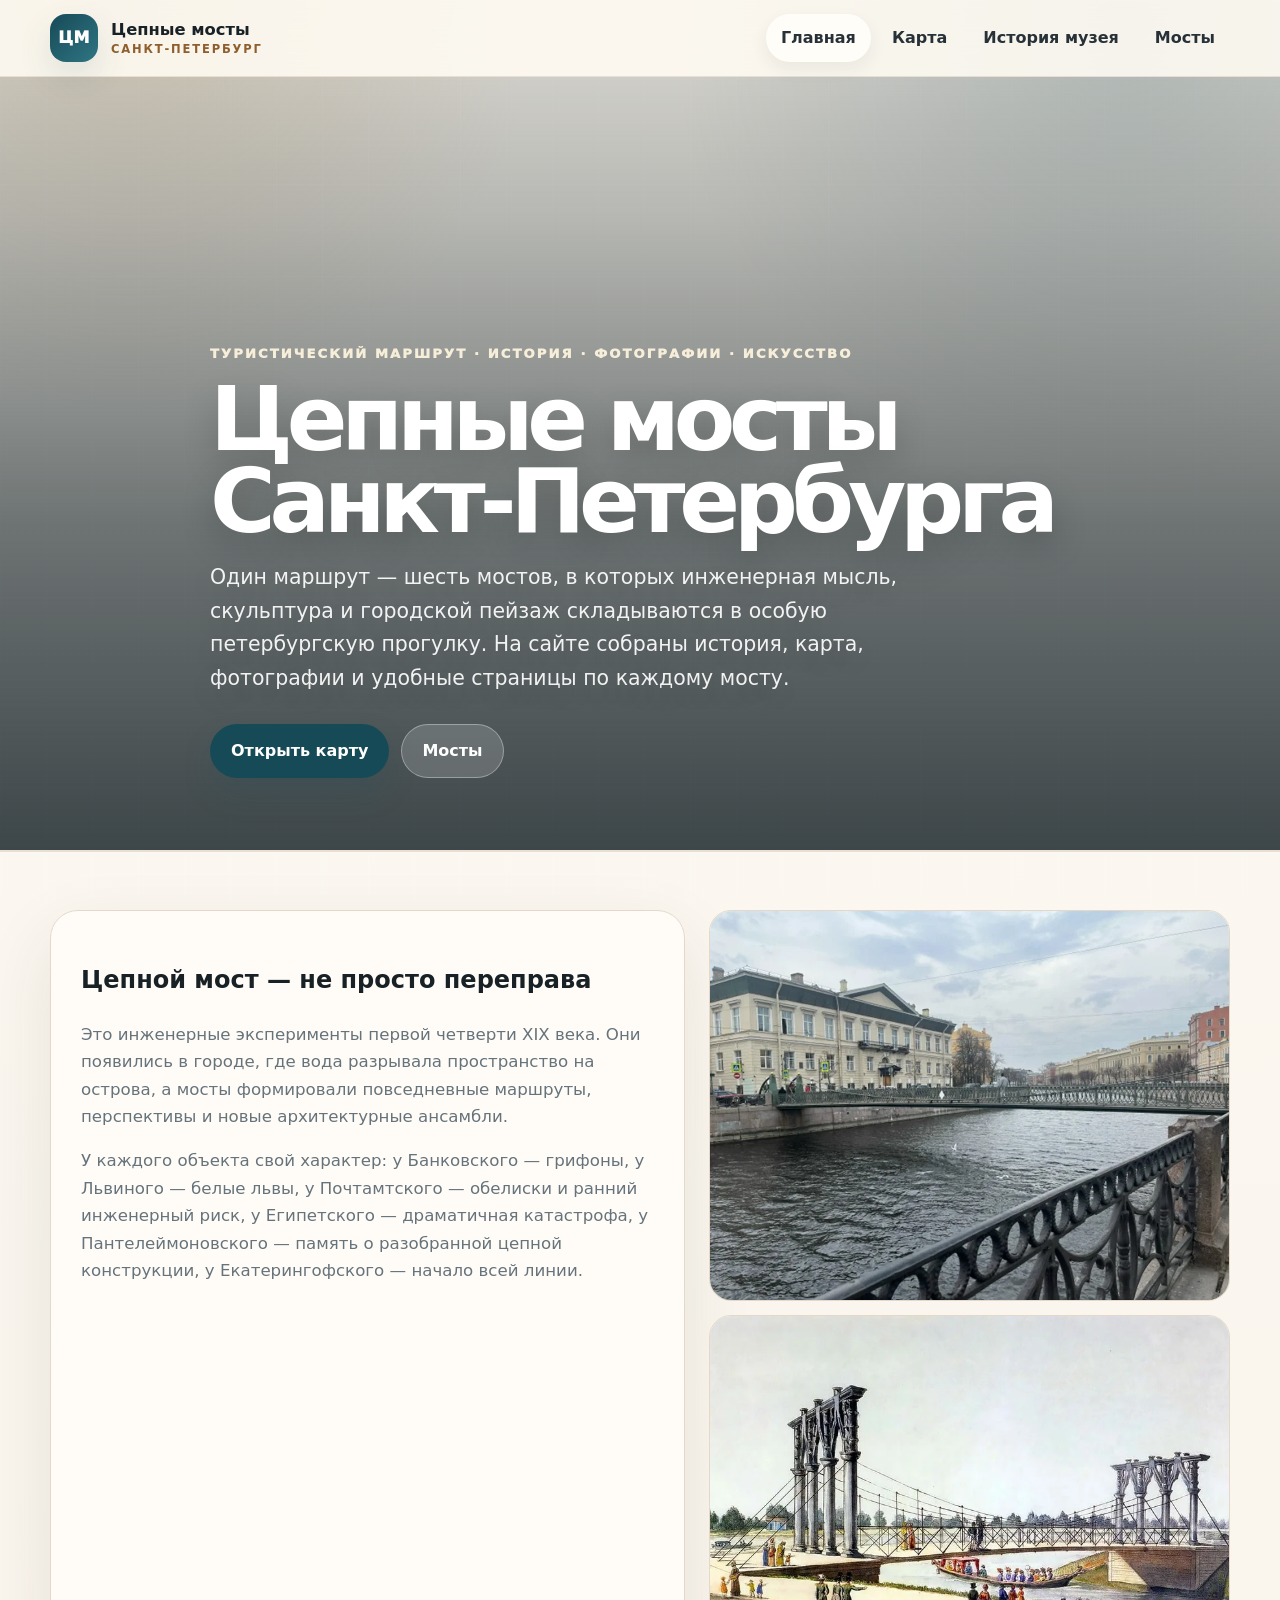
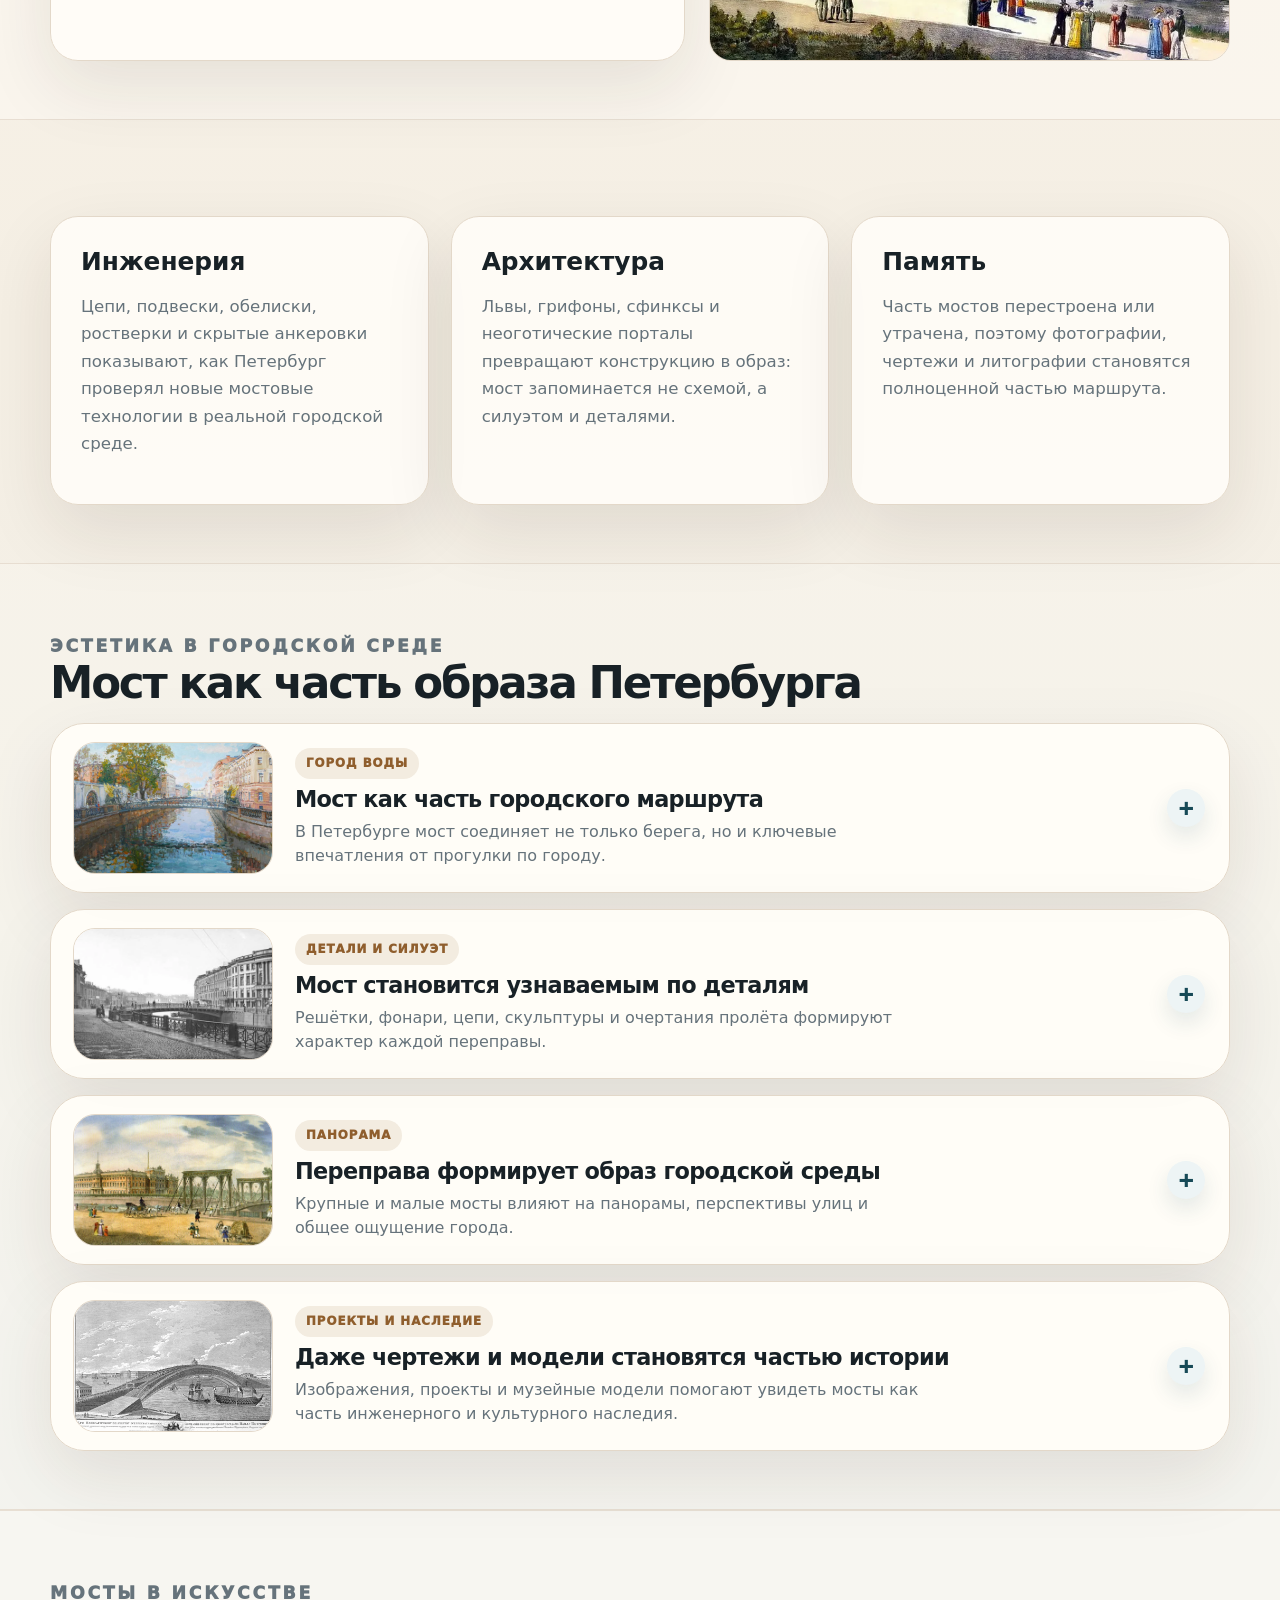
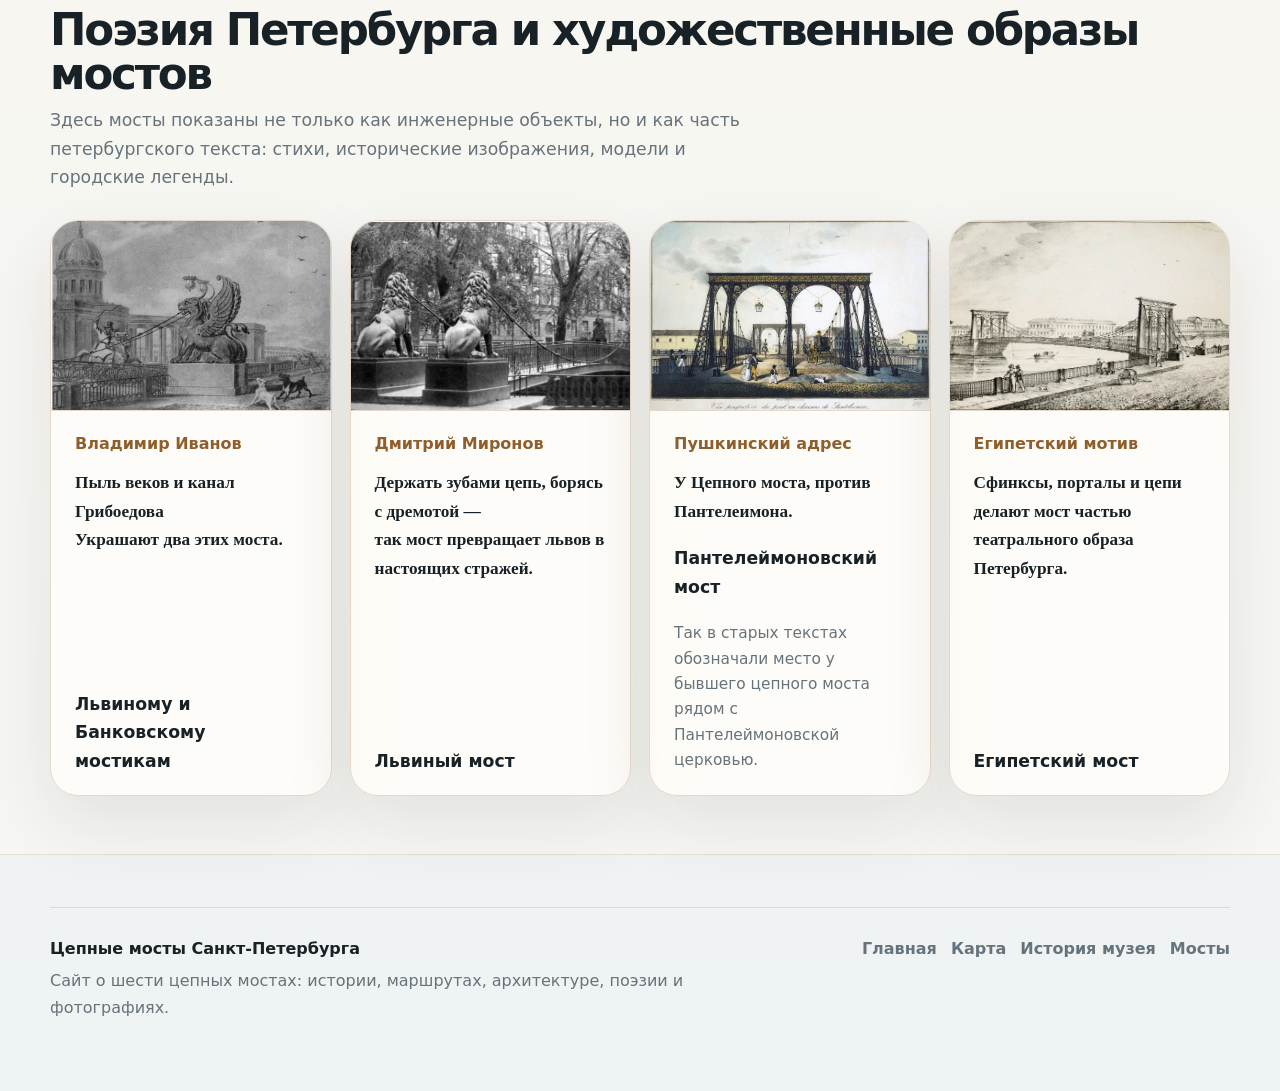
<file: index.html>
<!doctype html>
<html lang="ru">
<head>
<meta charset="utf-8">
<meta name="viewport" content="width=device-width, initial-scale=1">
<meta name="description" content="Туристический сайт о цепных мостах Санкт-Петербурга: карта, история, стихи, фотографии и страницы мостов.">
<title>Цепные мосты Санкт-Петербурга — туристический гид</title>
<link rel="stylesheet" href="assets/css/main.css">
</head>
<body>
<div class="page-bg" aria-hidden="true"></div>
<header class="site-header" data-nav>
  <div class="container nav-shell">
    <a class="brand" href="index.html" aria-label="На главную">
      <span class="brand-mark">ЦМ</span>
      <span class="brand-text"><strong>Цепные мосты</strong><small>Санкт-Петербург</small></span>
    </a>
    <button class="nav-toggle" type="button" aria-label="Открыть меню" aria-expanded="false"><span></span><span></span></button>
    <nav class="main-nav" aria-label="Главное меню">
      <a class="is-active" href="index.html">Главная</a><a class="" href="map.html">Карта</a><a class="" href="museum.html">История музея</a>
      <div class="dropdown">
        <a class="drop-trigger " href="bridges.html">Мосты</a>
        <div class="dropdown-panel">
          <a href="bridges.html"><b>Все мосты</b></a><a href="bridge/bankovsky.html">Банковский мост</a><a href="bridge/lviny.html">Львиный мост</a><a href="bridge/pochtamtsky.html">Почтамтский мост</a><a href="bridge/egipetsky.html">Египетский мост</a><a href="bridge/panteleymonovsky.html">Пантелеймоновский мост</a><a href="bridge/ekateringof.html">Цепной мост в Екатерингофском парке</a>
        </div>
      </div>
    </nav>
  </div>
</header>
<main>
<section class="hero hero-cover">
  <div class="hero-cover-media hero-slideshow" aria-hidden="true">
    <img src="assets/images/card-illustrations/bankovsky-main.webp" alt="">
    <img src="assets/images/card-illustrations/lviny-historical.webp" alt="">
    <img src="assets/images/card-illustrations/panteleymonovsky-main.webp" alt="">
    <img src="assets/images/card-illustrations/egipetsky-main.webp" alt="">
    <img src="assets/images/card-illustrations/ekateringof-main.webp" alt="">
  </div>
  <div class="hero-cover-overlay" aria-hidden="true"></div>
  <div class="container hero-cover-content">
    <p class="eyebrow eyebrow-light">Туристический маршрут · история · фотографии · искусство</p>
    <h1>Цепные мосты Санкт-Петербурга</h1>
    <p class="lead lead-light">Один маршрут — шесть мостов, в которых инженерная мысль, скульптура и городской пейзаж складываются в особую петербургскую прогулку. На сайте собраны история, карта, фотографии и удобные страницы по каждому мосту.</p>
    <div class="hero-actions"><a class="btn btn-primary" href="map.html">Открыть карту</a><a class="btn btn-secondary btn-glass" href="bridges.html">Мосты</a></div>
  </div>
</section>
<section class="section section-soft">
  <div class="container story-panel">
    <article class="panel">
      <p class="eyebrow"></p><h2>Цепной мост — не просто переправа</h2>
      <p>Это инженерные эксперименты первой четверти XIX века. Они появились в городе, где вода разрывала пространство на острова, а мосты формировали повседневные маршруты, перспективы и новые архитектурные ансамбли.</p>
      <p>У каждого объекта свой характер: у Банковского — грифоны, у Львиного — белые львы, у Почтамтского — обелиски и ранний инженерный риск, у Египетского — драматичная катастрофа, у Пантелеймоновского — память о разобранной цепной конструкции, у Екатерингофского — начало всей линии.</p>
    </article>
    <aside class="image-stack"><img src="assets/images/pochtamtsky-01-image1.webp" alt="Почтамтский мост"><img src="assets/images/ekateringof-01-litograf-mosta-cvet.webp" alt="Литография Екатерингофского цепного моста"></aside>
  </div>
</section>
<section class="section">
  <div class="container section-title"><div><p class="eyebrow"></p></div></div>
  <div class="container grid-3">
    <article class="panel"><h3>Инженерия</h3><p>Цепи, подвески, обелиски, ростверки и скрытые анкеровки показывают, как Петербург проверял новые мостовые технологии в реальной городской среде.</p></article>
    <article class="panel"><h3>Архитектура</h3><p>Львы, грифоны, сфинксы и неоготические порталы превращают конструкцию в образ: мост запоминается не схемой, а силуэтом и деталями.</p></article>
    <article class="panel"><h3>Память</h3><p>Часть мостов перестроена или утрачена, поэтому фотографии, чертежи и литографии становятся полноценной частью маршрута.</p></article>
  </div>
</section>

<section class="section aesthetic-section">
  <div class="container section-title aesthetic-heading">
    <div>
      <p class="eyebrow">Эстетика в городской среде</p>
      <h2>Мост как часть образа Петербурга</h2>
    </div>
  </div>

  <div class="container aesthetic-stack">
    <details class="aesthetic-item">
      <summary class="aesthetic-item-head">
        <img class="aesthetic-thumb" src="assets/images/aesthetics/aesthetic-canal-painting.webp" alt="Мост как часть городского маршрута">
        <div class="aesthetic-copy">
          <span class="aesthetic-kicker">Город воды</span>
          <h3>Мост как часть городского маршрута</h3>
          <p class="aesthetic-summary">В Петербурге мост соединяет не только берега, но и ключевые впечатления от прогулки по городу.</p>
        </div>
      </summary>
      <div class="aesthetic-body">
        <p>Петербург с самого основания был городом воды, островов и каналов. Поэтому мост здесь становится естественным ориентиром: он связывает кварталы, задаёт направление движения и помогает читать городской ландшафт как последовательность видов.</p>
      </div>
    </details>

    <details class="aesthetic-item">
      <summary class="aesthetic-item-head">
        <img class="aesthetic-thumb" src="assets/images/aesthetics/aesthetic-city-canal.webp" alt="Детали мостов и городской пейзаж">
        <div class="aesthetic-copy">
          <span class="aesthetic-kicker">Детали и силуэт</span>
          <h3>Мост становится узнаваемым по деталям</h3>
          <p class="aesthetic-summary">Решётки, фонари, цепи, скульптуры и очертания пролёта формируют характер каждой переправы.</p>
        </div>
      </summary>
      <div class="aesthetic-body">
        <p>На набережных особенно важен малый масштаб. Турист замечает не только мост целиком, но и его детали: рисунок решётки, крепления, декоративные элементы, отражения в воде и то, как конструкция сочетается с фасадами окружающих зданий.</p>
      </div>
    </details>

    <details class="aesthetic-item">
      <summary class="aesthetic-item-head">
        <img class="aesthetic-thumb" src="assets/images/aesthetics/aesthetic-neva-bridge.webp" alt="Исторический образ моста в панораме города">
        <div class="aesthetic-copy">
          <span class="aesthetic-kicker">Панорама</span>
          <h3>Переправа формирует образ городской среды</h3>
          <p class="aesthetic-summary">Крупные и малые мосты влияют на панорамы, перспективы улиц и общее ощущение города.</p>
        </div>
      </summary>
      <div class="aesthetic-body">
        <p>Мосты работают как визуальные акценты: они собирают перспективу улицы, открывают видовые точки и становятся частью петербургской памяти. Именно поэтому инженерное сооружение воспринимается ещё и как художественный образ города.</p>
      </div>
    </details>

    <details class="aesthetic-item">
      <summary class="aesthetic-item-head">
        <img class="aesthetic-thumb" src="assets/images/aesthetics/aesthetic-kulibin-bridge.webp" alt="Проект моста как художественный образ">
        <div class="aesthetic-copy">
          <span class="aesthetic-kicker">Проекты и наследие</span>
          <h3>Даже чертежи и модели становятся частью истории</h3>
          <p class="aesthetic-summary">Изображения, проекты и музейные модели помогают увидеть мосты как часть инженерного и культурного наследия.</p>
        </div>
      </summary>
      <div class="aesthetic-body">
        <p>Для исторических цепных мостов особенно важны не только современные фотографии, но и старые изображения, литографии, чертежи и модели. Они позволяют восстановить первоначальный облик переправ и увидеть, как мост жил в культуре и в памяти города.</p>
      </div>
    </details>
  </div>
</section>

<section class="section section-soft">
  <div class="container section-title"><div><p class="eyebrow">Мосты в искусстве</p><h2>Поэзия Петербурга и художественные образы мостов</h2><p>Здесь мосты показаны не только как инженерные объекты, но и как часть петербургского текста: стихи, исторические изображения, модели и городские легенды.</p></div></div>
  <div class="container poetry-grid art-grid">
    <article class="poem-card art-card"><img class="poem-illustration" src="assets/images/card-illustrations/bankovsky-main.webp" alt="Иллюстрация Банковского моста"><div class="author">Владимир Иванов</div><blockquote>Пыль веков и канал Грибоедова
Украшают два этих моста.</blockquote><h3>Львиному и Банковскому мостикам</h3></article>
    <article class="poem-card art-card"><img class="poem-illustration" src="assets/images/card-illustrations/lviny-historical.webp" alt="Иллюстрация Львиного моста"><div class="author">Дмитрий Миронов</div><blockquote>Держать зубами цепь, борясь с дремотой —
так мост превращает львов в настоящих стражей.</blockquote><h3>Львиный мост</h3></article>
    <article class="poem-card art-card"><img class="poem-illustration" src="assets/images/card-illustrations/panteleymonovsky-main.webp" alt="Иллюстрация Пантелеймоновского моста"><div class="author">Пушкинский адрес</div><blockquote>У Цепного моста, против Пантелеимона.</blockquote><h3>Пантелеймоновский мост</h3><p>Так в старых текстах обозначали место у бывшего цепного моста рядом с Пантелеймоновской церковью.</p></article>
    <article class="poem-card art-card"><img class="poem-illustration" src="assets/images/card-illustrations/egipetsky-main.webp" alt="Архивное изображение Египетского моста"><div class="author">Египетский мотив</div><blockquote>Сфинксы, порталы и цепи делают мост частью театрального образа Петербурга.</blockquote><h3>Египетский мост</h3></article>
  </div>
</section>
</main>
<footer class="site-footer">
  <div class="container footer-shell">
    <div><strong>Цепные мосты Санкт-Петербурга</strong><p>Сайт о шести цепных мостах: истории, маршрутах, архитектуре, поэзии и фотографиях.</p></div>
    <div class="footer-links"><a href="index.html">Главная</a><a href="map.html">Карта</a><a href="museum.html">История музея</a><a href="bridges.html">Мосты</a></div>
  </div>
</footer>
<script src="assets/js/main.js"></script>
</body>
</html>
</file>
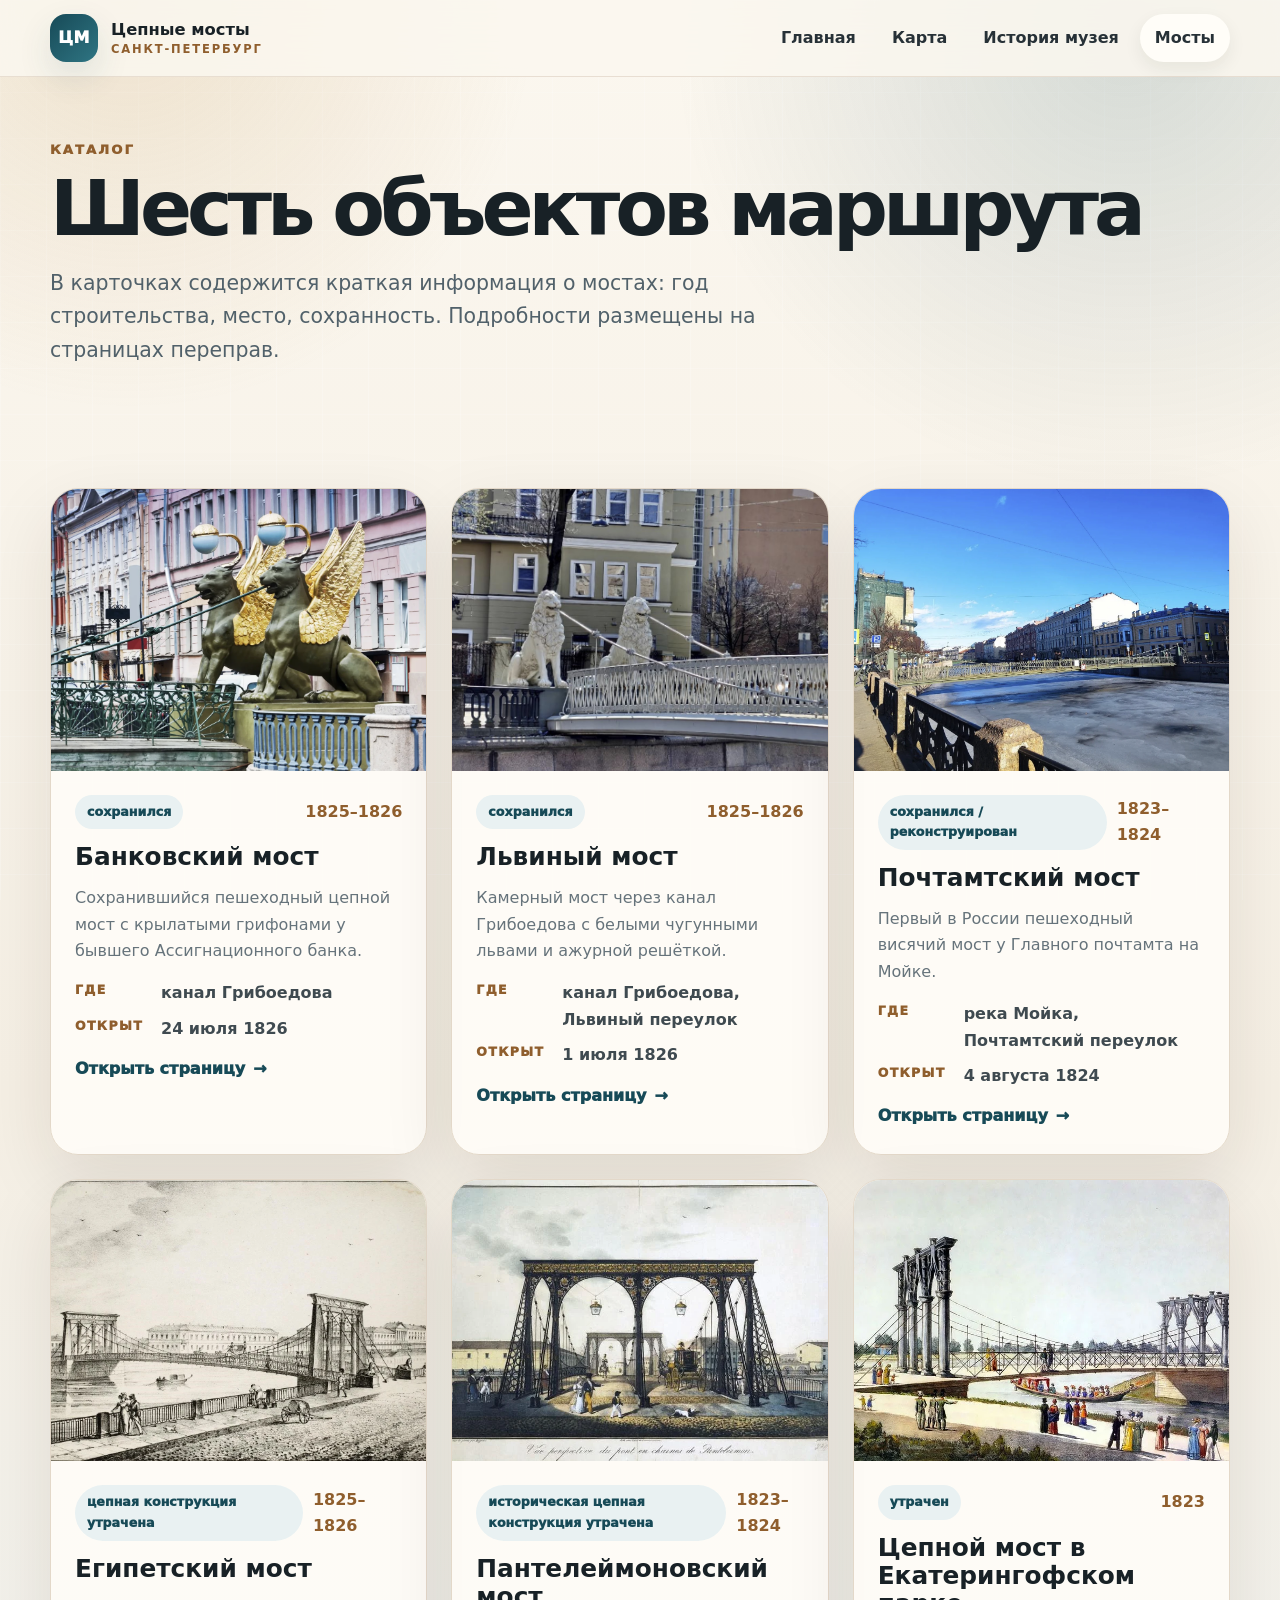
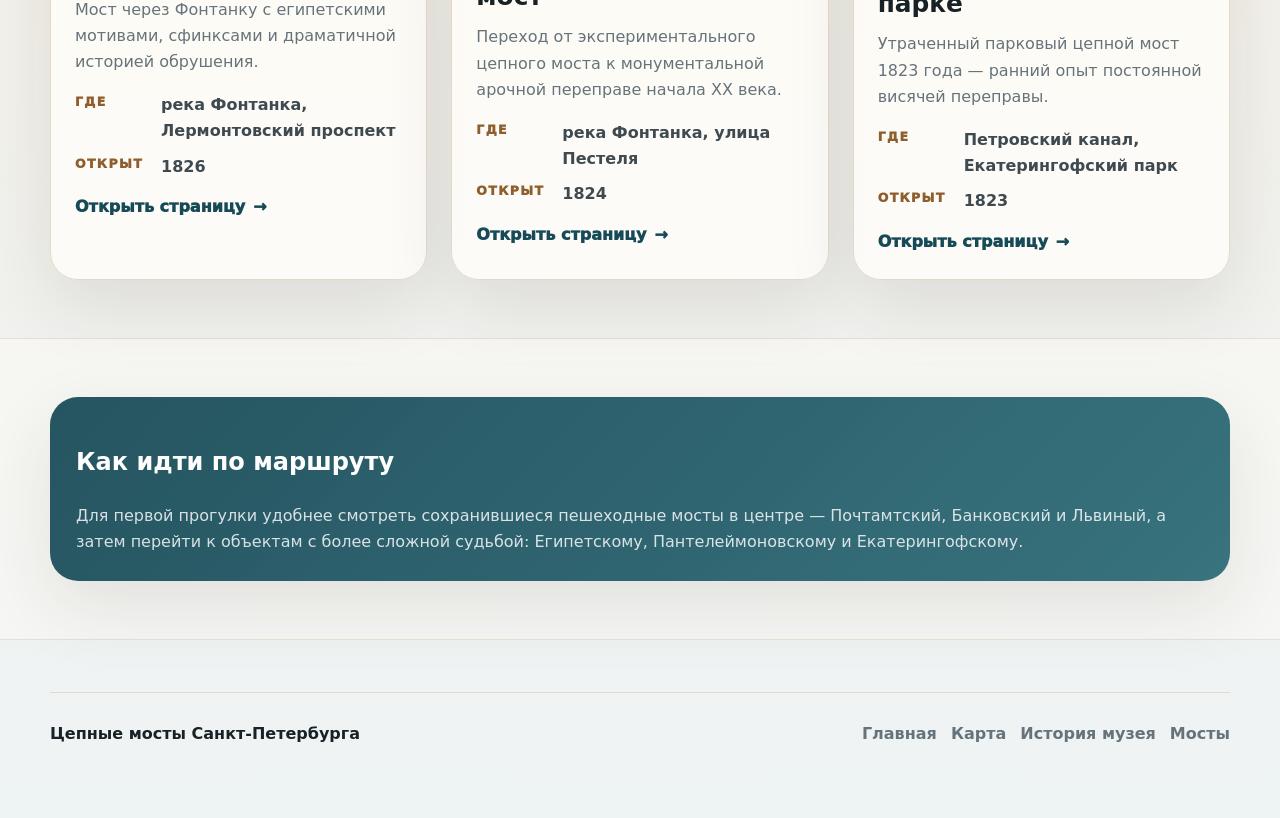
<file: bridges.html>
<!doctype html>
<html lang="ru">
<head>
<meta charset="utf-8">
<meta name="viewport" content="width=device-width, initial-scale=1">
<meta name="description" content="Цепные мосты Санкт-Петербурга">
<title>Мосты — цепные мосты Санкт-Петербурга</title>
<link rel="stylesheet" href="assets/css/main.css">
</head>
<body>
<div class="page-bg" aria-hidden="true"></div>
<header class="site-header" data-nav>
  <div class="container nav-shell">
    <a class="brand" href="index.html" aria-label="На главную">
      <span class="brand-mark">ЦМ</span>
      <span class="brand-text"><strong>Цепные мосты</strong><small>Санкт-Петербург</small></span>
    </a>
    <button class="nav-toggle" type="button" aria-label="Открыть меню" aria-expanded="false"><span></span><span></span></button>
    <nav class="main-nav" aria-label="Главное меню">
      <a class="" href="index.html">Главная</a><a class="" href="map.html">Карта</a><a class="" href="museum.html">История музея</a>
      <div class="dropdown">
        <a class="drop-trigger is-active" href="bridges.html">Мосты</a>
        <div class="dropdown-panel">
          <a href="bridges.html"><b>Все мосты</b></a><a href="bridge/bankovsky.html">Банковский мост</a><a href="bridge/lviny.html">Львиный мост</a><a href="bridge/pochtamtsky.html">Почтамтский мост</a><a href="bridge/egipetsky.html">Египетский мост</a><a href="bridge/panteleymonovsky.html">Пантелеймоновский мост</a><a href="bridge/ekateringof.html">Цепной мост в Екатерингофском парке</a>
        </div>
      </div>
    </nav>
  </div>
</header>
<main>
<section class="page-hero"><div class="container"><p class="eyebrow">Каталог</p><h1>Шесть объектов маршрута</h1><p class="lead">В карточках содержится краткая информация о мостах: год строительства, место, сохранность. Подробности размещены на страницах переправ.</p></div></section>
<section class="section"><div class="container cards-grid"><article class="bridge-card">
  <a class="bridge-card-image" href="bridge/bankovsky.html"><img src="assets/images/card-illustrations/bankovsky-card-current.webp" alt="Банковский мост" loading="lazy"></a>
  <div class="bridge-card-body">
    <div class="card-top"><span class="pill">сохранился</span><span class="period">1825–1826</span></div>
    <h3><a href="bridge/bankovsky.html">Банковский мост</a></h3>
    <p>Сохранившийся пешеходный цепной мост с крылатыми грифонами у бывшего Ассигнационного банка.</p>
    <dl class="mini-facts"><div><dt>Где</dt><dd>канал Грибоедова</dd></div><div><dt>Открыт</dt><dd>24 июля 1826</dd></div></dl>
    <a class="text-link" href="bridge/bankovsky.html">Открыть страницу</a>
  </div>
</article><article class="bridge-card">
  <a class="bridge-card-image" href="bridge/lviny.html"><img src="assets/images/124.jpg" alt="Львиный мост" loading="lazy"></a>
  <div class="bridge-card-body">
    <div class="card-top"><span class="pill">сохранился</span><span class="period">1825–1826</span></div>
    <h3><a href="bridge/lviny.html">Львиный мост</a></h3>
    <p>Камерный мост через канал Грибоедова с белыми чугунными львами и ажурной решёткой.</p>
    <dl class="mini-facts"><div><dt>Где</dt><dd>канал Грибоедова, Львиный переулок</dd></div><div><dt>Открыт</dt><dd>1 июля 1826</dd></div></dl>
    <a class="text-link" href="bridge/lviny.html">Открыть страницу</a>
  </div>
</article><article class="bridge-card">
  <a class="bridge-card-image" href="bridge/pochtamtsky.html"><img src="assets/images/card-illustrations/pochtamtsky-card-current.webp" alt="Почтамтский мост" loading="lazy"></a>
  <div class="bridge-card-body">
    <div class="card-top"><span class="pill">сохранился / реконструирован</span><span class="period">1823–1824</span></div>
    <h3><a href="bridge/pochtamtsky.html">Почтамтский мост</a></h3>
    <p>Первый в России пешеходный висячий мост у Главного почтамта на Мойке.</p>
    <dl class="mini-facts"><div><dt>Где</dt><dd>река Мойка, Почтамтский переулок</dd></div><div><dt>Открыт</dt><dd>4 августа 1824</dd></div></dl>
    <a class="text-link" href="bridge/pochtamtsky.html">Открыть страницу</a>
  </div>
</article><article class="bridge-card">
  <a class="bridge-card-image" href="bridge/egipetsky.html"><img src="assets/images/card-illustrations/egipetsky-main.webp" alt="Египетский мост" loading="lazy"></a>
  <div class="bridge-card-body">
    <div class="card-top"><span class="pill">цепная конструкция утрачена</span><span class="period">1825–1826</span></div>
    <h3><a href="bridge/egipetsky.html">Египетский мост</a></h3>
    <p>Мост через Фонтанку с египетскими мотивами, сфинксами и драматичной историей обрушения.</p>
    <dl class="mini-facts"><div><dt>Где</dt><dd>река Фонтанка, Лермонтовский проспект</dd></div><div><dt>Открыт</dt><dd>1826</dd></div></dl>
    <a class="text-link" href="bridge/egipetsky.html">Открыть страницу</a>
  </div>
</article><article class="bridge-card">
  <a class="bridge-card-image" href="bridge/panteleymonovsky.html"><img src="assets/images/card-illustrations/panteleymonovsky-main.webp" alt="Пантелеймоновский мост" loading="lazy"></a>
  <div class="bridge-card-body">
    <div class="card-top"><span class="pill">историческая цепная конструкция утрачена</span><span class="period">1823–1824</span></div>
    <h3><a href="bridge/panteleymonovsky.html">Пантелеймоновский мост</a></h3>
    <p>Переход от экспериментального цепного моста к монументальной арочной переправе начала XX века.</p>
    <dl class="mini-facts"><div><dt>Где</dt><dd>река Фонтанка, улица Пестеля</dd></div><div><dt>Открыт</dt><dd>1824</dd></div></dl>
    <a class="text-link" href="bridge/panteleymonovsky.html">Открыть страницу</a>
  </div>
</article><article class="bridge-card">
  <a class="bridge-card-image" href="bridge/ekateringof.html"><img src="assets/images/card-illustrations/ekateringof-main.webp" alt="Цепной мост в Екатерингофском парке" loading="lazy"></a>
  <div class="bridge-card-body">
    <div class="card-top"><span class="pill">утрачен</span><span class="period">1823</span></div>
    <h3><a href="bridge/ekateringof.html">Цепной мост в Екатерингофском парке</a></h3>
    <p>Утраченный парковый цепной мост 1823 года — ранний опыт постоянной висячей переправы.</p>
    <dl class="mini-facts"><div><dt>Где</dt><dd>Петровский канал, Екатерингофский парк</dd></div><div><dt>Открыт</dt><dd>1823</dd></div></dl>
    <a class="text-link" href="bridge/ekateringof.html">Открыть страницу</a>
  </div>
</article></div></section>
<section class="section section-soft"><div class="container callout"><h2>Как идти по маршруту</h2><p>Для первой прогулки удобнее смотреть сохранившиеся пешеходные мосты в центре — Почтамтский, Банковский и Львиный, а затем перейти к объектам с более сложной судьбой: Египетскому, Пантелеймоновскому и Екатерингофскому.</p></div></section>
</main>
<footer class="site-footer">
  <div class="container footer-shell">
    <div><strong>Цепные мосты Санкт-Петербурга</strong></div>
    <div class="footer-links"><a href="index.html">Главная</a><a href="map.html">Карта</a><a href="museum.html">История музея</a><a href="bridges.html">Мосты</a></div>
  </div>
</footer>
<script src="assets/js/main.js"></script>
</body>
</html>
</file>
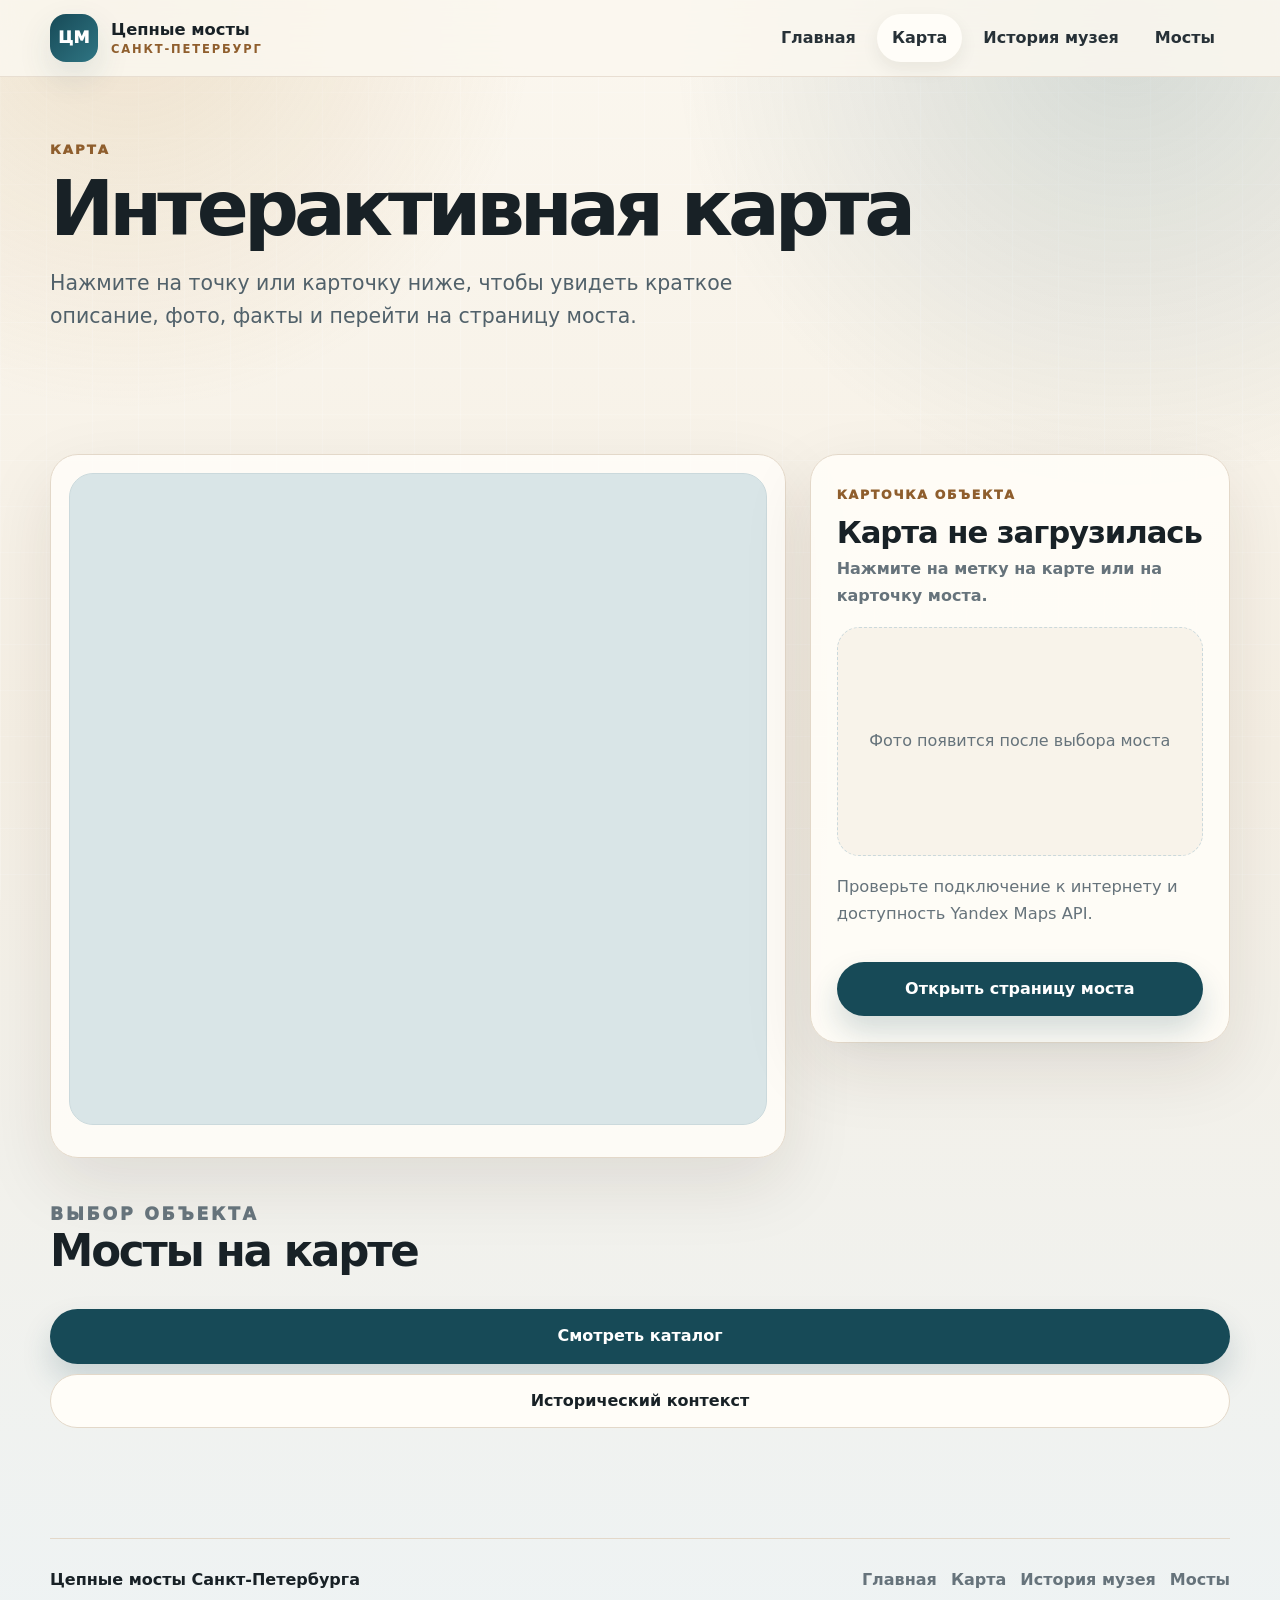
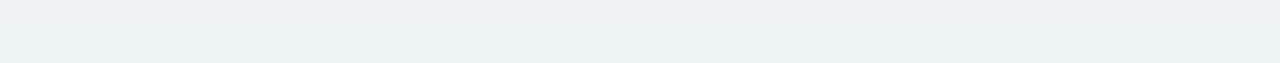
<file: map.html>
<!doctype html>
<html lang="ru">
<head>
<meta charset="utf-8">
<meta name="viewport" content="width=device-width, initial-scale=1">
<meta name="description" content="Цепные мосты Санкт-Петербурга">
<title>Карта цепных мостов Санкт-Петербурга</title>
<link rel="stylesheet" href="assets/css/main.css">
</head>
<body>
<div class="page-bg" aria-hidden="true"></div>
<header class="site-header" data-nav>
  <div class="container nav-shell">
    <a class="brand" href="index.html" aria-label="На главную">
      <span class="brand-mark">ЦМ</span>
      <span class="brand-text"><strong>Цепные мосты</strong><small>Санкт-Петербург</small></span>
    </a>
    <button class="nav-toggle" type="button" aria-label="Открыть меню" aria-expanded="false"><span></span><span></span></button>
    <nav class="main-nav" aria-label="Главное меню">
      <a class="" href="index.html">Главная</a><a class="is-active" href="map.html">Карта</a><a class="" href="museum.html">История музея</a>
      <div class="dropdown">
        <a class="drop-trigger " href="bridges.html">Мосты</a>
        <div class="dropdown-panel">
          <a href="bridges.html"><b>Все мосты</b></a><a href="bridge/bankovsky.html">Банковский мост</a><a href="bridge/lviny.html">Львиный мост</a><a href="bridge/pochtamtsky.html">Почтамтский мост</a><a href="bridge/egipetsky.html">Египетский мост</a><a href="bridge/panteleymonovsky.html">Пантелеймоновский мост</a><a href="bridge/ekateringof.html">Цепной мост в Екатерингофском парке</a>
        </div>
      </div>
    </nav>
  </div>
</header>
<main>
<section class="page-hero"><div class="container"><p class="eyebrow">Карта</p><h1>Интерактивная карта</h1><p class="lead">Нажмите на точку или карточку ниже, чтобы увидеть краткое описание, фото, факты и перейти на страницу моста.</p></div></section>
<section class="section">
  <div class="container map-layout">
    <article class="map-panel">
      <div class="map-frame"><div id="map" class="yandex-map" aria-label="Интерактивная карта цепных мостов Санкт-Петербурга"></div></div>
      <p class="map-note"></p>
    </article>
    <aside id="info-panel" class="info-panel">
      <span class="panel-label">Карточка объекта</span>
      <h3 id="bridge-name">Выберите мост</h3>
      <p id="bridge-meta" class="bridge-meta">Нажмите на метку на карте или на карточку моста.</p>
      <div id="bridge-image" class="bridge-image-wrap"><div class="image-placeholder">Фото появится после выбора моста</div></div>
      <p id="bridge-description" class="bridge-description">Карта содержит шесть объектов маршрута: сохранившиеся пешеходные цепные мосты, перестроенные мосты и утраченный цепной мост в Екатерингофском парке.</p>
      <ul id="bridge-facts" class="fact-list"></ul>
      <a id="bridge-link" class="btn btn-primary panel-link" href="bridges.html">Открыть страницу моста</a>
    </aside>
  </div>
  <div class="container map-cards-shell">
    <div class="section-title compact-title"><div><p class="eyebrow">Выбор объекта</p><h2>Мосты на карте</h2></div></div>
    <div id="bridges-list" class="route-list map-bridge-list"></div>
    <div class="map-actions"><a class="btn btn-primary" href="bridges.html">Смотреть каталог</a><a class="btn btn-secondary" href="museum.html">Исторический контекст</a></div>
  </div>
</section>
</main>
<footer class="site-footer">
  <div class="container footer-shell">
    <div><strong>Цепные мосты Санкт-Петербурга</strong></div>
    <div class="footer-links"><a href="index.html">Главная</a><a href="map.html">Карта</a><a href="museum.html">История музея</a><a href="bridges.html">Мосты</a></div>
  </div>
</footer>
<script src="https://api-maps.yandex.ru/2.1/?apikey=eb5be18c-ccef-45ec-88ea-91af17cf554c&lang=ru_RU" type="text/javascript"></script>
<script src="assets/js/yandex-map.js"></script>
<script src="assets/js/main.js"></script>
</body>
</html>
</file>
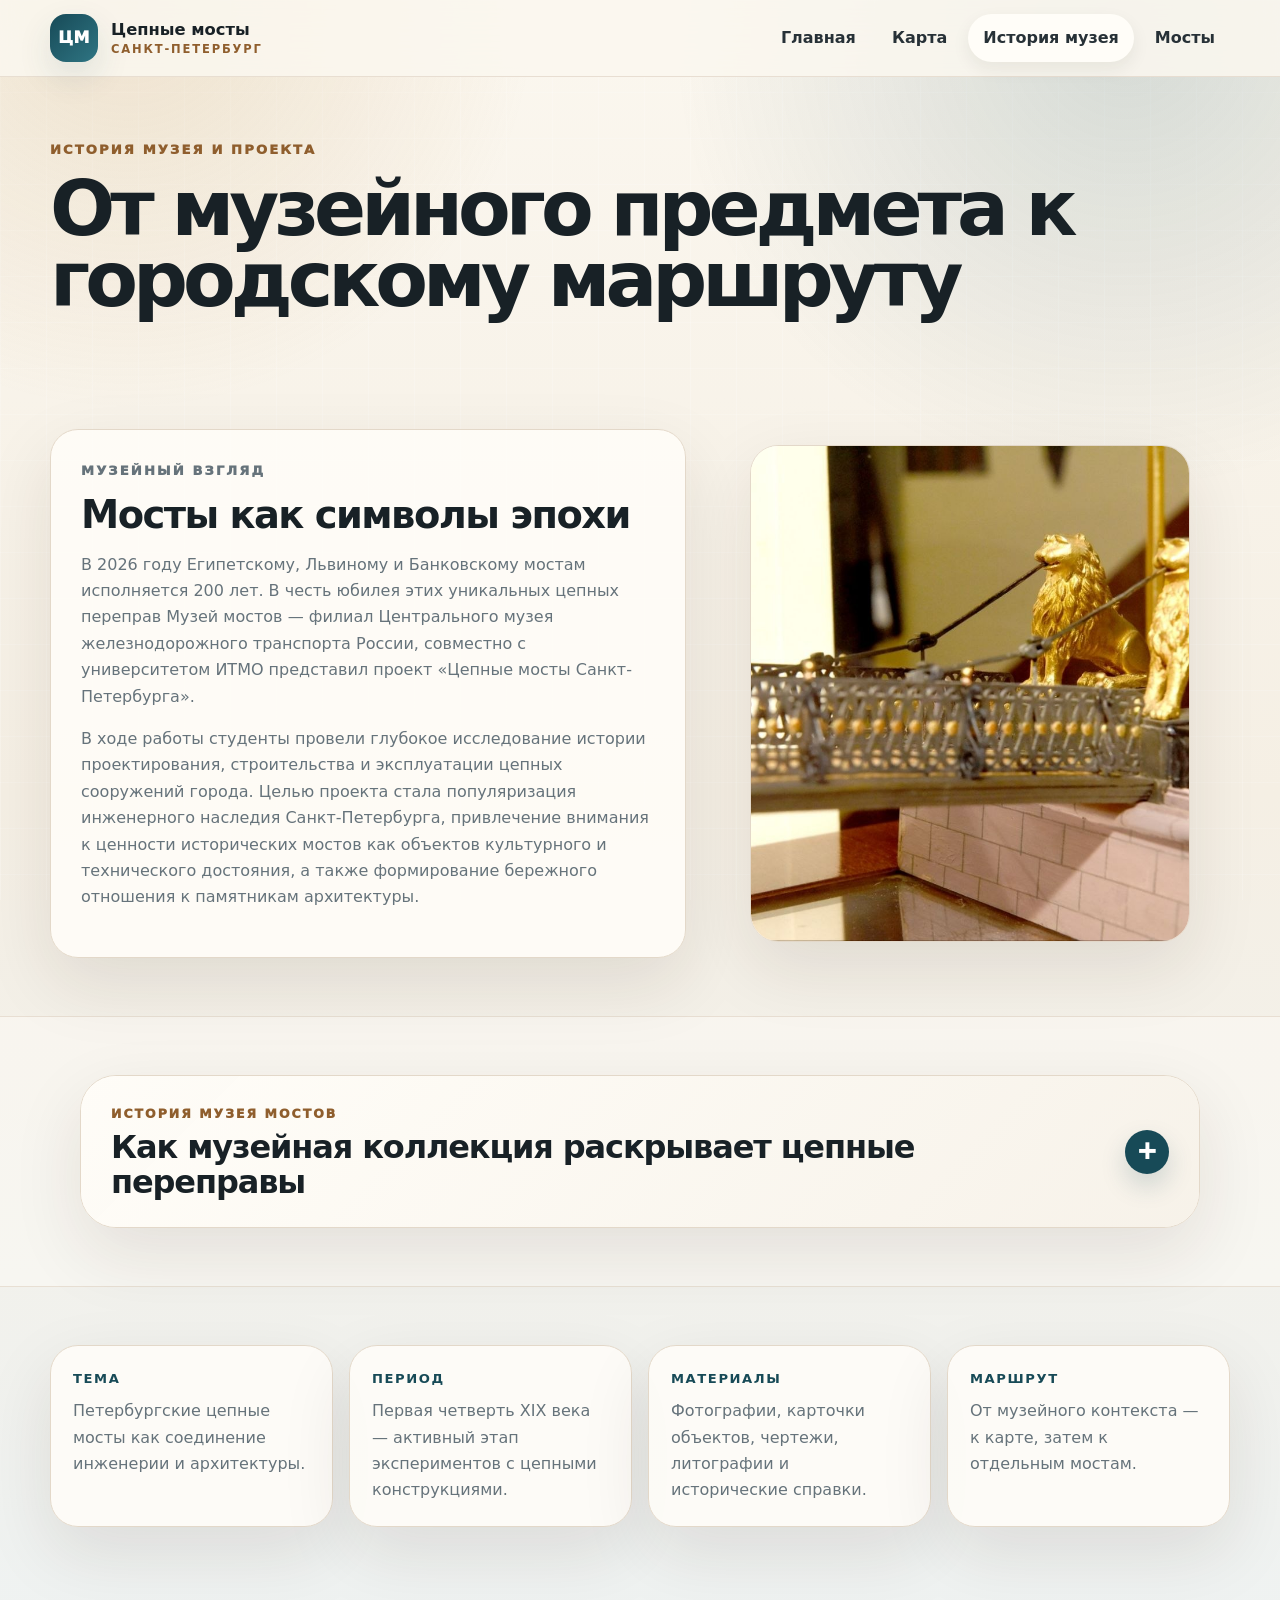
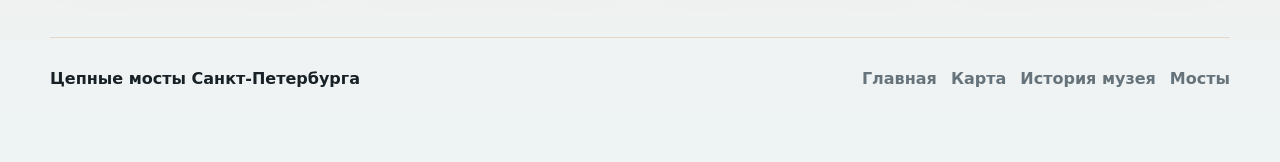
<file: museum.html>
<!doctype html>
<html lang="ru">
<head>
<meta charset="utf-8">
<meta name="viewport" content="width=device-width, initial-scale=1">
<meta name="description" content="Цепные мосты Санкт-Петербурга">
<title>История музея цепных мостов</title>
<link rel="stylesheet" href="assets/css/main.css">
</head>
<body>
<div class="page-bg" aria-hidden="true"></div>
<header class="site-header" data-nav>
  <div class="container nav-shell">
    <a class="brand" href="index.html" aria-label="На главную">
      <span class="brand-mark">ЦМ</span>
      <span class="brand-text"><strong>Цепные мосты</strong><small>Санкт-Петербург</small></span>
    </a>
    <button class="nav-toggle" type="button" aria-label="Открыть меню" aria-expanded="false"><span></span><span></span></button>
    <nav class="main-nav" aria-label="Главное меню">
      <a class="" href="index.html">Главная</a><a class="" href="map.html">Карта</a><a class="is-active" href="museum.html">История музея</a>
      <div class="dropdown">
        <a class="drop-trigger " href="bridges.html">Мосты</a>
        <div class="dropdown-panel">
          <a href="bridges.html"><b>Все мосты</b></a><a href="bridge/bankovsky.html">Банковский мост</a><a href="bridge/lviny.html">Львиный мост</a><a href="bridge/pochtamtsky.html">Почтамтский мост</a><a href="bridge/egipetsky.html">Египетский мост</a><a href="bridge/panteleymonovsky.html">Пантелеймоновский мост</a><a href="bridge/ekateringof.html">Цепной мост в Екатерингофском парке</a>
        </div>
      </div>
    </nav>
  </div>
</header>
<main>
<section class="page-hero"><div class="container"><p class="eyebrow">История музея и проекта</p><h1>От музейного предмета к городскому маршруту</h1></div></section>
<section class="section">
  <div class="container museum-grid">
    <article class="museum-card"><p class="eyebrow">Музейный взгляд</p><h2>Мосты как символы эпохи</h2><p>В 2026 году Египетскому, Львиному и Банковскому мостам исполняется 200 лет. В честь юбилея этих уникальных цепных переправ Музей мостов — филиал Центрального музея железнодорожного транспорта России, совместно с университетом ИТМО представил проект «Цепные мосты Санкт-Петербурга».</p><p>В ходе работы студенты провели глубокое исследование истории проектирования, строительства и эксплуатации цепных сооружений города. Целью проекта стала популяризация инженерного наследия Санкт‑Петербурга, привлечение внимания к ценности исторических мостов как объектов культурного и технического достояния, а также формирование бережного отношения к памятникам архитектуры.</p></article>
    <figure class="museum-card museum-visual"><img src="assets/images/123.jpg" alt="Исторические материалы о мостостроении"></figure>
  </div>
</section>
<section class="section section-soft museum-dropdown-section">
  <div class="container museum-dropdown-shell">
    <details class="museum-dropdown">
      <summary>
        <span>
          <small>История Музея мостов</small>
          <strong>Как музейная коллекция раскрывает цепные переправы</strong>
        </span>
      </summary>
      <div class="museum-dropdown-content">
        <div class="museum-text-flow">
          <p>26 сентября 2019 года в Санкт-Петербурге на Мучном переулке был открыт единственный в мире Музей мостов. Коллекция моделей переправ формируется с 1813 года — именно тогда по инициативе Августина Августиновича Бетанкура, первого главы Института Корпуса инженеров путей сообщения в Петербурге, была организована «Особая зала» — специальное собрание моделей, созданное для наглядного обучения будущих инженеров.</p>
          <p>В 1829 году главноуправляющий путями сообщения герцог Александр Фридрих Вюртембергский поддержал инициативу поручика Егора Францевича Брюна по созданию мастерских для изготовления моделей. В 1830 году утвердили «Положение о модельной мастерской».</p>
          <p>Модели цепных переправ Санкт-Петербурга занимают особое место в коллекции музея. Еще в 1828 году Е. Ф. Брюн отмечал: «Построенныя в здешней Столице цепные мосты, представляя весьма любопытный предмет, как по новости введения сего рода служений в России, так и по различным опытам и наблюдениям которыя присем были делаемы относительно систем цепных мостов». Современники высоко оценили преимущества переправ подвесной системы, в связи с чем Пантелеймоновский, Египетский и Львиный мосты были воплощены в моделях в конце 1820-х годов.</p>
          <p>Сегодня цепные мосты Санкт-Петербурга практически утратили свой исторический облик: Египетский мост обрушился в 1905 году, после чего Пантелеймоновский разобрали в 1906 году, а Львиный мостик перестроили в балочную конструкцию, оставив цепи лишь в качестве декоративных элементов.</p>
          <p>В настоящее время особенности этих уникальных сооружений в полном объеме раскрываются лишь в моделях Музея мостов.</p>
        </div>
</div>
    </details>
  </div>
</section>
<section class="section">
  <div class="container info-grid">
    <div class="info-tile"><b>Тема</b><p>Петербургские цепные мосты как соединение инженерии и архитектуры.</p></div>
    <div class="info-tile"><b>Период</b><p>Первая четверть XIX века — активный этап экспериментов с цепными конструкциями.</p></div>
    <div class="info-tile"><b>Материалы</b><p>Фотографии, карточки объектов, чертежи, литографии и исторические справки.</p></div>
    <div class="info-tile"><b>Маршрут</b><p>От музейного контекста — к карте, затем к отдельным мостам.</p></div>
  </div>
</section>
</main>
<footer class="site-footer">
  <div class="container footer-shell">
    <div><strong>Цепные мосты Санкт-Петербурга</strong></div>
    <div class="footer-links"><a href="index.html">Главная</a><a href="map.html">Карта</a><a href="museum.html">История музея</a><a href="bridges.html">Мосты</a></div>
  </div>
</footer>
<script src="assets/js/main.js"></script>
</body>
</html>
</file>
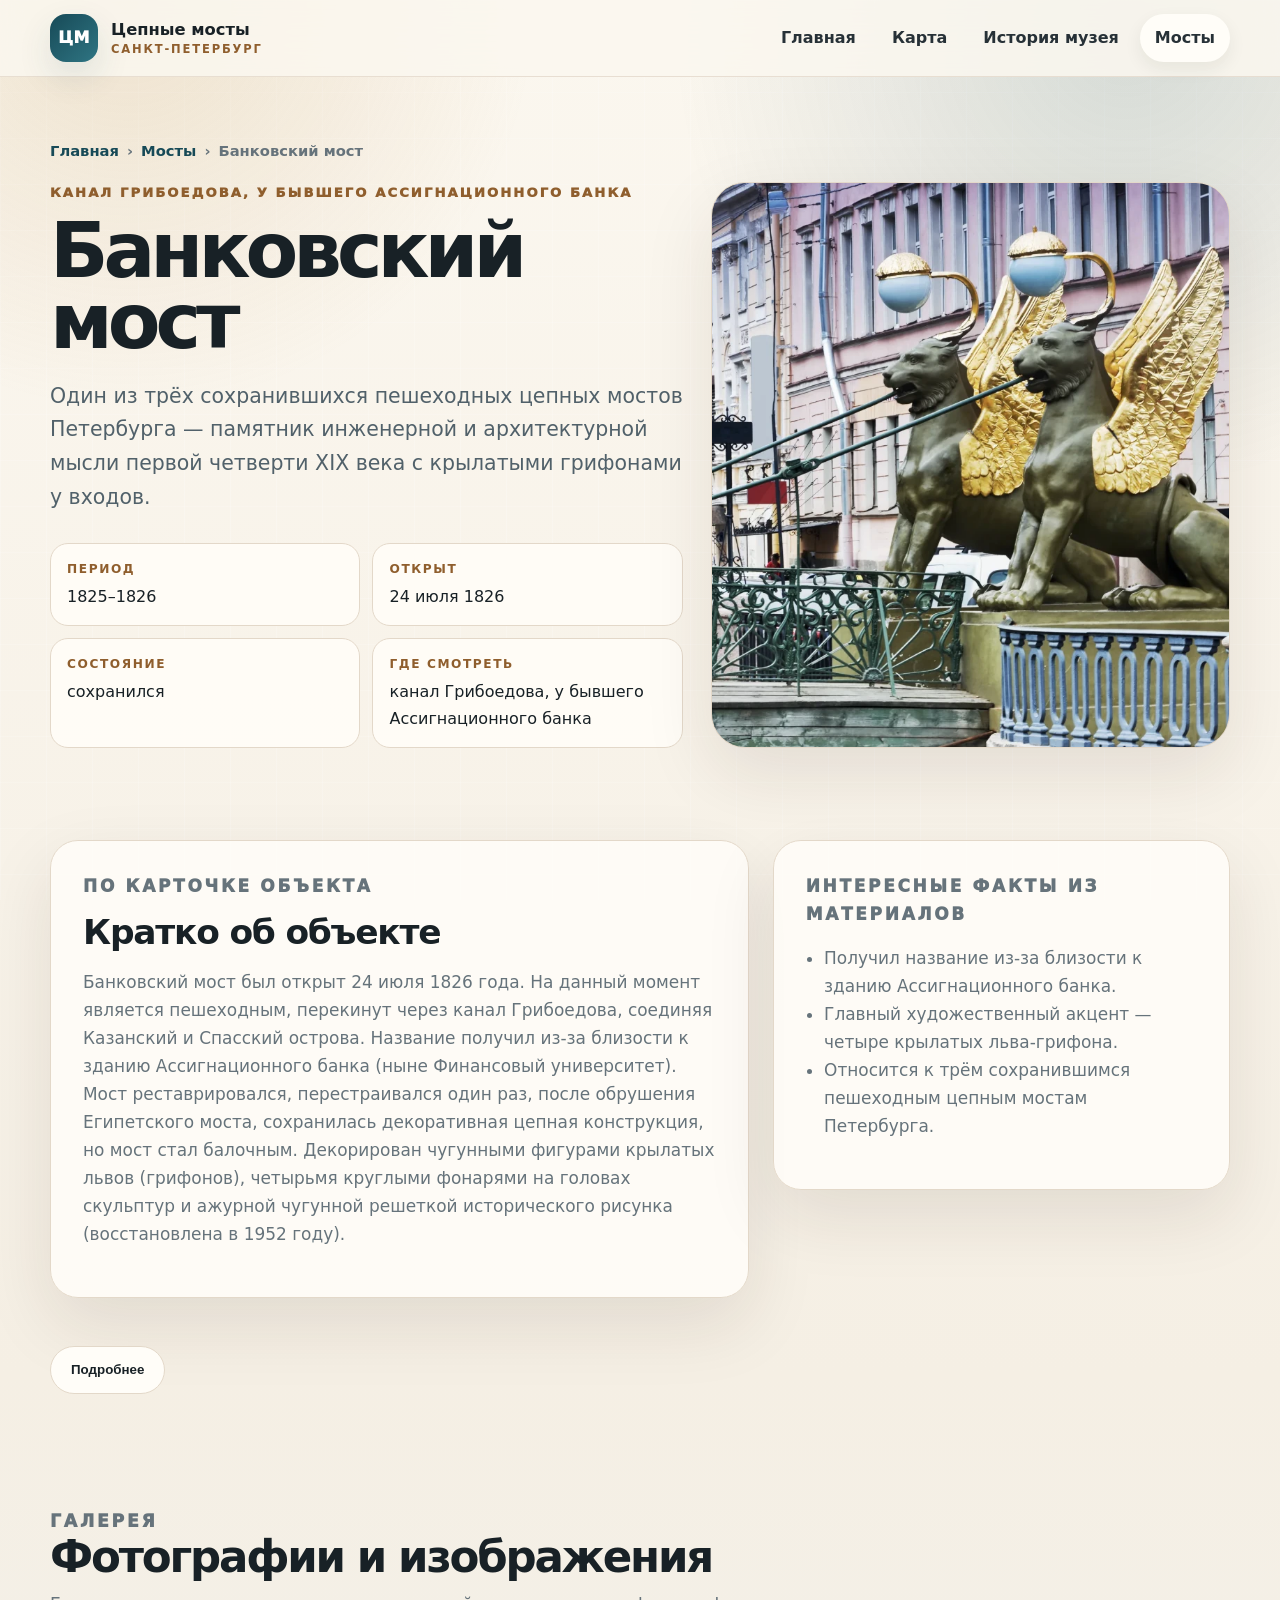
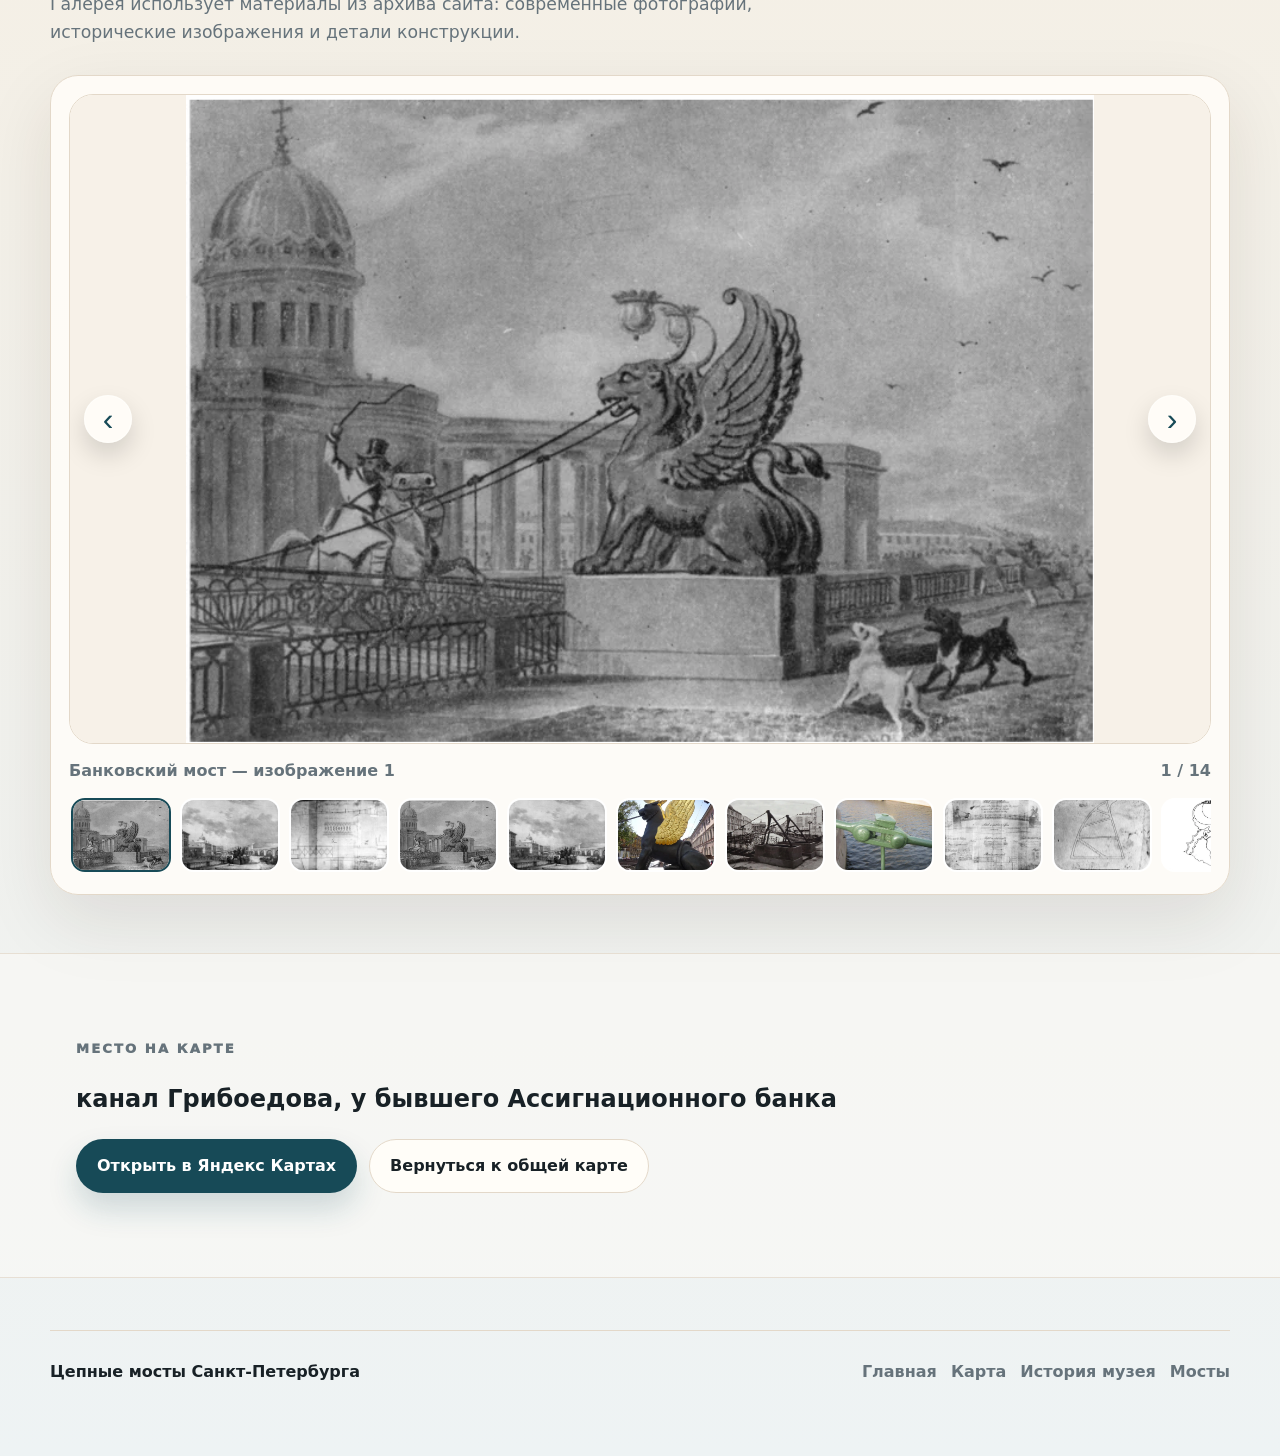
<file: bridge/bankovsky.html>
<!doctype html>
<html lang="ru">
<head>
<meta charset="utf-8">
<meta name="viewport" content="width=device-width, initial-scale=1">
<meta name="description" content="Банковский мост — один из трёх сохранившихся пешеходных цепных мостов Петербурга с крылатыми грифонами. История, конструкция, реставрации, стихи.">
<title>Банковский мост — цепные мосты Санкт-Петербурга</title>
<link rel="stylesheet" href="../assets/css/main.css">
</head>
<body>
<div class="page-bg" aria-hidden="true"></div>
<header class="site-header" data-nav>
  <div class="container nav-shell">
    <a class="brand" href="../index.html" aria-label="На главную">
      <span class="brand-mark">ЦМ</span>
      <span class="brand-text"><strong>Цепные мосты</strong><small>Санкт-Петербург</small></span>
    </a>
    <button class="nav-toggle" type="button" aria-label="Открыть меню" aria-expanded="false"><span></span><span></span></button>
    <nav class="main-nav" aria-label="Главное меню">
      <a href="../index.html">Главная</a>
      <a href="../map.html">Карта</a>
      <a href="../museum.html">История музея</a>
      <div class="dropdown">
        <a class="drop-trigger is-active" href="../bridges.html">Мосты</a>
        <div class="dropdown-panel">
          <a href="../bridges.html"><b>Все мосты</b></a>
          <a href="../bridge/bankovsky.html">Банковский мост</a>
          <a href="../bridge/lviny.html">Львиный мост</a>
          <a href="../bridge/pochtamtsky.html">Почтамтский мост</a>
          <a href="../bridge/egipetsky.html">Египетский мост</a>
          <a href="../bridge/panteleymonovsky.html">Пантелеймоновский мост</a>
          <a href="../bridge/ekateringof.html">Цепной мост в Екатерингофском парке</a>
        </div>
      </div>
    </nav>
  </div>
</header>
<main>
<section class="page-hero">
  <div class="container breadcrumbs">
    <a href="../index.html">Главная</a><span>›</span>
    <a href="../bridges.html">Мосты</a><span>›</span>
    <span>Банковский мост</span>
  </div>
  <div class="container bridge-hero">
    <div>
      <p class="eyebrow">канал Грибоедова, у бывшего Ассигнационного банка</p>
      <h1>Банковский мост</h1>
      <p class="lead">Один из трёх сохранившихся пешеходных цепных мостов Петербурга — памятник инженерной и архитектурной мысли первой четверти XIX века с крылатыми грифонами у входов.</p>
      <div class="detail-grid">
        <div class="detail"><b>Период</b>1825–1826</div>
        <div class="detail"><b>Открыт</b>24 июля 1826</div>
        <div class="detail"><b>Состояние</b>сохранился</div>
        <div class="detail"><b>Где смотреть</b>канал Грибоедова, у бывшего Ассигнационного банка</div>
      </div>
    </div>
    <figure><img src="../assets/images/card-illustrations/bankovsky-card-current.webp" alt="Банковский мост"></figure>
  </div>
</section>

<!-- ВСЕГДА ВИДИМЫЕ БЛОКИ -->
<section class="section">
  <div class="container article-grid">
    <article class="panel article">
      <p class="eyebrow">По карточке объекта</p>
      <h2>Кратко об объекте</h2>
      <p>Банковский мост был открыт 24 июля 1826 года. На данный момент является пешеходным, перекинут через канал Грибоедова, соединяя Казанский и Спасский острова. Название получил из-за близости к зданию Ассигнационного банка (ныне Финансовый университет). Мост реставрировался, перестраивался один раз, после обрушения Египетского моста, сохранилась декоративная цепная конструкция, но мост стал балочным. Декорирован чугунными фигурами крылатых львов (грифонов), четырьмя круглыми фонарями на головах скульптур и ажурной чугунной решеткой исторического рисунка (восстановлена в 1952 году).</p>
    </article>
    <aside class="panel article">
      <p class="eyebrow">Интересные факты из материалов</p>
      <ul>
        <li>Получил название из-за близости к зданию Ассигнационного банка.</li>
        <li>Главный художественный акцент — четыре крылатых льва-грифона.</li>
        <li>Относится к трём сохранившимся пешеходным цепным мостам Петербурга.</li>
      </ul>
    </aside>
  </div>
</section>

<!-- КНОПКА И СКРЫТЫЙ ПОЛНЫЙ ТЕКСТ СТАТЬИ -->
<div class="container">
  <button class="btn btn-secondary more-btn" type="button">Подробнее</button>
  <div class="more-info hidden">
    <!-- ПОЛНАЯ СТАТЬЯ (ВСЁ, ЧТО ВЫШЕ СКРЫВАЕМ) -->
    <article class="panel article" style="margin-top: 1.5rem;">
      <h2>1. Историческая справка</h2>
      <h3>1.1. Эпоха строительства цепных мостов в Петербурге</h3>
      <p>В 1823-1826 гг. в Петербурге было построено шесть цепных мостов. Первый из них, спроектированный инженером П. П. Базеном, пересек в 1823 г. один из каналов в Екатерингофском парке. Затем по проектам инженера В. фон Треттера и под его руководством было построено еще пять мостов: пешеходный Почтамтский через Мойку (1823-1824 гг.); два транспортных моста через Фонтанку — Пантелеймоновский (1823-1824) и Египетский (начат в 1825 г., открыт в конце августа 1826 г.); два пешеходных моста через Екатерининский канал — Львиный (начат в июле 1825 г., окончен в августе 1826 г.) и Банковский (начат в 1825 г., открыт 24 июля 1826 г.). За короткий срок, с 1823 по 1826 г., их было построено шесть, из которых до наших дней сохранились только три пешеходных: Почтамтский — через Мойку, Банковский и Львиный — через канал Грибоедова. Два проезжих моста через Фонтанку — Египетский и Пантелеймоновский были разобраны в 1905 и 1907 гг. Еще раньше обрушился цепной пешеходный мост через канал в Екатерингофском парке.</p>
      
      <h3>1.2. Инженер В. фон Треттер и его роль</h3>
      <p>В. фон Треттер (1788-1859) — один из выдающихся инженеров-мостостроителей, работавших в Петербурге, был убежденным сторонником строительства висячих мостов: он утверждал, что «цепные мосты обладают такой легкостью и элегантностью, которых нельзя достичь при других конструктивных системах». В. фон Треттер работал в России с 1814 по 1832 г. В архивных документах на русском языке его обычно называли «Василием Карловичем». На титульных листах книг, изданных им в России на французском языке, стоит инициал G, соответствующий имени Guillaume (Гийом) — французскому аналогу его родного немецкого имени Вильгельм. Примененные В. фон Треттером в мостах через Мойку и Фонтанку металлические пилоны (на Почтамтском мосту — чугунные колонны, на Египетском — чугунные сфинксы) были не только важным техническим новшеством, но и, как справедливо полагал сам В. фон Треттер, более соответствовали «смелой конструкции цепных мостов», чем тяжелые массы применявшихся тогда обычно каменных пилонов, «не гармонирующих с их элегантным стилем», которые сооружались, в частности, для подвесных мостов в Великобритании.</p>
      
      <h3>1.3. Проектирование Банковского и Львиного мостов</h3>
      <p>Зимой 1824-1825 гг. В. фон Треттер приступил к разработке проектов двух пешеходных мостов через Екатерининский канал. В проектных документах тех лет они назывались «мост о четырех львах» (ныне Львиный) и «мост о четырех грифаха» (ныне Банковский). Эффективные повороты застройки набережных канала явились удачным фоном для двух легких пешеходных мостов, один из которых был украшен четырьмя сказочными золотокрылыми львами, а другой — также четырьмя сидящими львами.</p>
      
      <h3>1.4. Утверждение проектов и дискуссии в Комиссии</h3>
      <p>Утверждение проектов, разработанных В. фон Треттером, сопровождалось острыми дискуссиями — как по технической, так и по архитектурно-художественной части. Проекты «моста о четырех львах» и «моста о четырех грифаха» обсуждались 18 февраля 1825 г. «Комиссией для рассматривания дел по строениям разных зданий смет и проектов». Комиссия сформулировала ряд замечаний: усомнилась в том, достаточно ли устойчивы будут несущие системы устоев, спрятанные внутри скульптур; предложила заменить сидящие фигуры львов лежащими, расположенными на высоких массивных пьедесталах; в проекте Банковского моста критику вызвало размещение источников света, придуманное В. фон Треттером — в виде фонарей, прикрепленных на «рогах» грифонов: Комиссия «нашла неприличным помещение сих фонарей на головах грифов». Проекты были возвращены В. фон Треттеру для переделки. 18 апреля 1825 г. В. фон Треттер подал в Комиссию варианты проектов с некоторыми изменениями: у Львиного моста он дал новый вариант размещения настила, опустив его ниже, в уровень низа пьедесталов, что позволило избежать ступенек у входов, справедливо раскритикованных Комиссией; учел сомнения Комиссии по поводу общей устойчивости конструкции береговых устоев на опрокидывание и несколько изменил конструкцию ростверка, расположив чугунные «бляхи» (плиты, в которых заканчивались цепи) не над брусчатым ростверком, а под ним.</p>
      
      <h3>1.5. Аргументы В. фон Треттера в защиту своего проекта</h3>
      <p>Помимо прежних чертежей, В. фон Треттер представил 18 апреля 1825 г. новый чертеж, на котором графически сопоставил конструкцию устоев новых мостов с устоями Почтамтского моста, а рядом с предложенной им фигурой сидящего льва показал контур лежащего льва на высоком пьедестале — в соответствии с предложением, высказанным Комиссией. Такое сопоставление контуров скульптур на одном чертеже убедительно доказывало эстетические достоинства композиции, разработанной В. фон Треттером. Отстаивая свою идею, В. фон Треттер говорил, что «заменение львов, мною проектированных, лежащими львами, как то предлагает Комиссия, имеет большие неудобства. Во-первых, пьедесталы обратятся в огромные массы и следовательно не будут соответствовать легкому способу, принадлежащему цепным мостам... Масса столь огромная, что она находится в совершенном противуречии с легкою системою, которую я предлагаю приложить для облегчения сообщения через каналы». В протоколе заседания отмечено: «Относительно самих львов и грифов полковник В. фон Треттер изъяснил, что он никак не выдает наружного их вида за точный, ибо это есть дело скульптора, чтобы дать их моделям всю красоту, какую только они способны принять». В. фон Треттеру не сразу удалось убедить коллег и оппонентов в своей правоте. В резюмирующей части протокола сказано: «К сему полковник В. фон Треттер присовокупил, что кроме изложенных им невыгод лежащих львов, тяжелые массы, образуемые ими в сем положении, портят совершенно изящный вид, который он старался дать в двух представленных им проектах».</p>
      
      <h3>1.6. Решение Совета путей сообщения</h3>
      <p>Проекты В. фон Треттера, замечания Комиссии и представленные В. фон Треттером объяснения были рассмотрены Советом путей сообщения 22 апреля 1825 г. На основании Журнала Совета и «во исполнение отмеченной на сем Журнале резолюции» Главноуправляющего путями сообщения, герцога Александра Вюртембергского, велено было Комиссии, «пригласив полковника В. фон Треттера, передать согласно изложенной его теории и замечаниям Совета представленные им, г. В. фон Треттером, проекты цепных мостов, взяв впрочем за основание, чтобы положение львов и грифов, равно как рисунок решетки сохранены были в том самом виде, как оные полковником В. фон Треттером проектированы, и не делая никаких выступов в канал для мостовых устоев».</p>
      
      <h3>1.7. Строительство и открытие</h3>
      <p>Строить специальные устои под легкие пешеходные мосты не было смысла, и опоры сделали, разобрав лишь забутку набережной, но не трогая ее гранитную облицовку. В образовавшиеся колодцы опустили деревянный ростверк, к которому прикрепили концы цепей, а также болты, другие концы которых были прикреплены к чугунным плитам постаментов под фигурами львов. Пространство между ростверком и тротуаром набережной заполнили гранитным камнем, чем был создан контргруз цепям диаметром в 3,81 см, которые поддерживают пролет моста длиной около 20 м. Чтобы предохранить концы цепей, заделанных в кладку, от ржавчины, их поместили в металлические трубы, заполненные воском. На берегах, в месте перехода цепей от пролета к заделке, в основании были установлены чугунные решетчатые квадраты. Конструкция их остроумно декорирована тяжелыми чугунными фигурами львов высотой около 2,4 м, которые вместе с чугунными постаментами, заполненными камнем, в свою очередь служили дополнительным контргрузом цепей. Фигуры львов сделаны так, что создают ощущение работы скрытой за ними конструкции. Лапы выдвинуты вперед, и в них словно чувствуется огромная сила, противодействующая основному усилию цепей. Сборка мостов задержалась из-за того, что не были готовы металлические части. Железные цепи завод брался выполнить к декабрю, а отливка чугунных львов, которая производилась на Александровском литейном заводе, могла быть выполнена значительно позднее — только к марту 1826 г. Сборка началась весной, и 1 июля 1826 г. был открыт Львиный мост, а 24 июля — мост с крылатыми львами, названный Банковским.</p>
      
      <h2>2. Конструктив</h2>
      <h3>2.1. Общее конструктивное решение</h3>
      <p>Банковский мост является выдающимся памятником мостостроительной архитектуры первой четверти XIX века. Его конструкция основана на использовании металлических цепей, поддерживающих деревянное полотно.</p>
      
      <h3>2.2. Опорные пилоны и скульптуры</h3>
      <p>Одним из главных объектов дискуссии была идея В. фон Треттера сконструировать опорные пилоны, поддерживающие несущие цепи мостов, в виде чугунных «квадратов», спрятанных внутри полых скульптур львов и грифонов, также отлитых из чугуна по моделям скульптора Павла Петровича Соколова. Конструкция подобных «квадратов», опробованная при возведении Почтамтского моста, убедительно доказала рациональность такого конструктивного решения. Однако В. фон Треттер стремился найти необходимую архитектурно-художественную трактовку опор, создающих впечатление, что мост «держат» чугунные львы и грифоны. К тому же, считал В. фон Треттер, «несущие цепи, находящиеся в корпусе каждого льва, предохраняются от действия погоды и пребывают в большей сохранности».</p>
      
      <h3>2.3. Синтез инженерной конструкции и скульптуры</h3>
      <p>Композиционная идея В. фон Треттера привлекала своей новизной, оригинальностью и отвечала общим принципам синтеза искусств в архитектуре классицизма. В то же время она позволяла найти его совершенно новые аспекты и создать своеобразный синтез инженерной конструкции и монументально-декоративной скульптуры. Действительно: пластическая трактовка скульптур львов и грифонов такова, что с полной наглядностью раскрывает тектоническую роль опор, делает зримой и понятной «игру сил» в конструктивных элементах моста.</p>
      
      <h2>3. Современное состояние</h2>
      <h3>3.1. Сохранность</h3>
      <p>К сожалению, из шести цепных мостов сохранились только три — Львиный, Банковский и Почтамтский.</p>
      
      <h3>3.2. Реставрация 1952 года (Банковский мост)</h3>
      <p>Банковский мост был первоначально огражден прозрачной, тонкого литья решеткой, позднее замененной кованой железной. К концу XIX века решетки на мосту были заменены металлическими простого рисунка, а фонари на головах крылатых львов были уничтожены. В начале XX века её заменили на решётку в стиле модерн (такая же ограда находилась в тот же период на Почтамтском мосту). Позднее эту решётку демонтировали и поместили на Мучной мост, а на Банковском восстановили ограду исторического рисунка. При реставрации в 1952 году она была выполнена заново в чугуне по проектному рисунку, одновременно на головах львов укрепили четыре круглых фонаря. В 1967 году была восстановлена позолота архитектурных деталей моста. В 1976 году заменены деревянные прогоны на металлические. В 1988 году была обновлена позолота сусальным золотом декоративных элементов моста. В 1997 г. выполнен ремонт чугунных грифонов, реставрация перильной решетки, ремонт электроосвещения. 13 января 2017 года начались работы по реставрации грифонов Банковского моста, которые продлились до июня 2019 года. Грифонам вернули тот вид, который они имели до реставрации 1950-х годов. Они стали не зелеными, а темными, цвета патинированной бронзы. Кроме этого, была выполнена реконструкция пролетного строения, ремонт перил и декора переправы. Мост торжественно открыли после реставрации 19 июня 2019 года.</p>
      
      <h3>3.3. Оценка памятников</h3>
      <p>Оба моста являются выдающимися архитектурными произведениями. Здесь в гармоническом единстве слились конструкция и архитектурная форма. Этому во многом способствовала отличная работа скульптора П. П. Соколова, лепившего модели львов. Сохранившиеся пешеходные цепные мосты — выдающиеся памятники мостостроительной архитектуры первой четверти XIX века. Они до сих пор служат одним из лучших украшений каналов Петербурга.</p>
      
      <h2>4. Модели мостов</h2>
      <h3>4.1. Сохранившиеся чертежи</h3>
      <p>Львиный и Банковский мосты были возведены в соответствии с проектом В. фон Треттера. Сохранились чертежи, которые представляют собой отчетные документы, показывающие конструкции уже построенных мостов. Они составляют единую группу, причем на двух из них имеются визы: «Рассмотрен Технической строительной комиссией и представлен в Совет путей сообщения 21 июня 1828 г.» На чертежах, помимо подписей В. фон Треттера, стоят подписи инженер-капитана Христиановича и инженера поручика Шильдкнехта.</p>
      
      <h3>4.2. Помощники Треттера</h3>
      <p>Василий Андреевич Христианович и Николай Иванович Шильдкнехт, выпускники Института Корпуса инженеров путей сообщения, состояли, как отмечает «Месяцеслов» за 1827 г., «при построении цепных мостов» в Петербурге и были ближайшими помощниками В. фон Треттера.</p>
      
      <h2>5. Интересные факты (дополнительные)</h2>
      <h3>5.1. Реакция современников</h3>
      <p>Мифические крылатые львы, изображения которых раньше встречались только в отделке мебели и архитектурных деталях, впервые были отлиты в огромных размерах и украсили улицу. Художник С. П. Шифляр в год открытия Банковского моста юмористически изобразил сцену удивления этими «чудовищами». Пораженная толпа бежит с Невского проспекта посмотреть на новинку, собаки лают на непривычных зверей, а лошадь, увидев их, в испуге чуть не сбросила всадника.</p>
      
      <h3>5.2. Спор о фонарях на головах грифонов</h3>
      <p>Продолжалась дискуссия и по поводу предложения В. фон Треттера осветить Банковский мост фонарями, расположенными на «рогах» грифов. В. фон Треттер в своем ответе утверждал: «Что касается до помещения четырех фонарей на головах грифов, то их положение весьма полезно: они составляют таким образом одно целое и самый вкус утвердить их на сем месте». На это Комиссия снова возражала, что «украшение довольно больших металлических грифов стеклянными шарообразными фонарями на головах их нимало не согласно с образованным вкусом».</p>
      
      <h3>5.3. Работа скульптора П. П. Соколова</h3>
      <p>П. П. Соколов работал над моделями с мая по сентябрь 1825 г. Им были также изготовлены алебастровые формы. Скульптуру предполагалось чеканить из медных листов, но затем фигуры отлили из чугуна, медными остались только крылья, которые, как и все мелкие украшения (розетки, коронки, прикрывающие соединения цепей и подвесок, шарики, решетки и пр.), были позолочены. Остальные чугунные, железные и деревянные части моста выкрашены в свинцовый цвет. Инженер В. фон Треттер в пояснении к своему проекту писал: «Относительно самих львов и грифонов я никак не выдаю наружность их вида за точный, ибо это есть дело скульптора, чтобы дать их моделям всю красоту, какую только они способны принять. Как сия работа требует художника с талантом и нужного времени, то я относился по сему предмету к академику Соколову, который мне известен по своему таланту». Когда управление путей сообщения не согласилось с ценой, запрошенной Соколовым (по 1000 рублей за модель), В. фон Треттер настаивал на своей кандидатуре и писал, что «сей предмет не подвластен торгу».</p>
      
      <h2>6. Стихотворение про мост</h2>
      <div style="font-style: italic; margin: 1rem 0; padding-left: 1rem; border-left: 4px solid var(--accent2);">
        <p>О, кто и когда – то сокрыто веками –<br>
        Могучих зверей укротил?..<br>
        Идут пешеходы. Дрожит под ногами<br>
        Моста деревянный настил.<br>
        На фоне Кваренги и неба на фоне,<br>
        Связуя с началом концы,<br>
        В чугун обратившись, застыли грифоны.<br>
        Не держит никто под уздцы,<br>
        Но связаны тяжестью повиновенья,<br>
        Как цепью, как строгостью пут,<br>
        В подножье вросли, словно эти деревья,<br>
        Что возле канала растут.<br>
        Когда-то приставленные для охраны<br>
        У банковских тяжелых ворот,<br>
        Забытые стражи, времён ветераны,<br>
        Грустят, пропуская народ.<br>
        А банка уж нет – как и нету финансов, -<br>
        Лишь память хранит институт.<br>
        Но если судьбою подарены шансы,<br>
        Грешно их терять. Обретут<br>
        Свободу крылатые львы. Я в них верю:<br>
        Мифической силы полны,<br>
        Очнутся от спячки прекрасные звери,<br>
        Стряхнув с себя пыль старины.<br>
        Придёшь навестить, а грифонов уж нету –<br>
        Умчат, закусив удила!<br>
        О, разве напрасно подъятые к небу<br>
        Звенят золотые крыла?</p>
        <p style="margin-top: 0.5rem;"><em>Светлана Шаляпина, 2003 г.</em></p>
      </div>
      
      <h2>7. Библиография</h2>
      <ol>
        <li>Пунин А. Л. Из истории проектирования цепных мостов в Санкт-Петербурге (Львиного и Банковского) // Петербургские чтения-96. – СПб.: БЛИЦ, 1996. – С. 298-301.</li>
        <li>Кочедамов В. И. Цепные мосты в Петербурге первой четверти XIX века // Архитектурное наследие. – М.-Л.: Стройиздат, 1959. – С. 209-220.</li>
        <li>Банковский мост // Стихи.ру URL: https://stihi.ru/2020/06/26/7774</li>
        <li>Банковский мост // Мостотрест URL: https://www.mostotrest-spb.krti.gov.spb.ru/</li>
      </ol>
      
      <h2>Заключение</h2>
      <p>Банковский мост представляет собой уникальный пример гармоничного синтеза инженерной мысли и монументально-декоративной скульптуры. Споры вокруг его проектирования, блестяще выигранные инженером В. фон Треттером, позволили создать сооружение, где конструктивные элементы — цепи, опорные «квадраты», ростверк — органично соединены с художественным образом: могучие крылатые львы зрительно «держат» мост, раскрывая «игру сил» в конструкции. Благодаря тщательным реставрациям (1952 г. для Банковского, 1954 г. для Львиного) эти памятники сохранились до наших дней и продолжают украшать канал Грибоедова, оставаясь одним из самых узнаваемых символов Санкт-Петербурга.</p>
    </article>
  </div>
</div>

<!-- ГАЛЕРЕЯ -->
<section class="section">
  <div class="container section-title">
    <div>
      <p class="eyebrow">Галерея</p>
      <h2>Фотографии и изображения</h2>
      <p>Галерея использует материалы из архива сайта: современные фотографии, исторические изображения и детали конструкции.</p>
    </div>
  </div>
  <div class="container">
    <div class="gallery-shell" data-title="Банковский мост" data-gallery='["../assets/images/card-illustrations/bankovsky-main.webp", "../assets/images/card-illustrations/bankovsky-historical.webp", "../assets/images/bankovsky-01-16.webp", "../assets/images/bankovsky-02-1.webp", "../assets/images/bankovsky-03-17.webp", "../assets/images/bankovsky-04-10.webp", "../assets/images/bankovsky-05-11.webp", "../assets/images/bankovsky-06-12.webp", "../assets/images/bankovsky-07-13.webp", "../assets/images/bankovsky-08-14.webp", "../assets/images/bankovsky-09-15.webp", "../assets/images/bankovsky-10-2.webp", "../assets/images/bankovsky-11-3.webp", "../assets/images/bankovsky-12-4.webp"]' tabindex="0">
      <div class="gallery-view">
        <button class="gallery-btn prev" type="button" data-prev aria-label="Предыдущее изображение">‹</button>
        <img data-gallery-main src="../assets/images/card-illustrations/bankovsky-main.webp" alt="Банковский мост">
        <button class="gallery-btn next" type="button" data-next aria-label="Следующее изображение">›</button>
      </div>
      <div class="gallery-caption">
        <span>Банковский мост</span>
        <span data-gallery-counter></span>
      </div>
      <div class="thumbs" data-gallery-thumbs></div>
    </div>
  </div>
</section>

<section class="section section-soft">
  <div class="container location-card">
    <p class="eyebrow">Место на карте</p>
    <h2>канал Грибоедова, у бывшего Ассигнационного банка</h2>
    <div class="button-row">
      <a class="btn btn-primary" href="https://yandex.ru/maps/?ll=30.3233%2C59.9326&z=16&mode=search&text=Банковский мост" target="_blank" rel="noopener">Открыть в Яндекс Картах</a>
      <a class="btn btn-secondary" href="../map.html">Вернуться к общей карте</a>
    </div>
  </div>
</section>
</main>
<footer class="site-footer">
  <div class="container footer-shell">
    <div><strong>Цепные мосты Санкт-Петербурга</strong></div>
    <div class="footer-links">
      <a href="../index.html">Главная</a>
      <a href="../map.html">Карта</a>
      <a href="../museum.html">История музея</a>
      <a href="../bridges.html">Мосты</a>
    </div>
  </div>
</footer>
<script src="../assets/js/main.js"></script>
<script>
  (function() {
    const btn = document.querySelector('.more-btn');
    const info = document.querySelector('.more-info');
    if (btn && info) {
      btn.addEventListener('click', function() {
        info.classList.toggle('hidden');
        btn.textContent = info.classList.contains('hidden') ? 'Подробнее' : 'Скрыть';
      });
    }
  })();
</script>
</body>
</html>
</file>
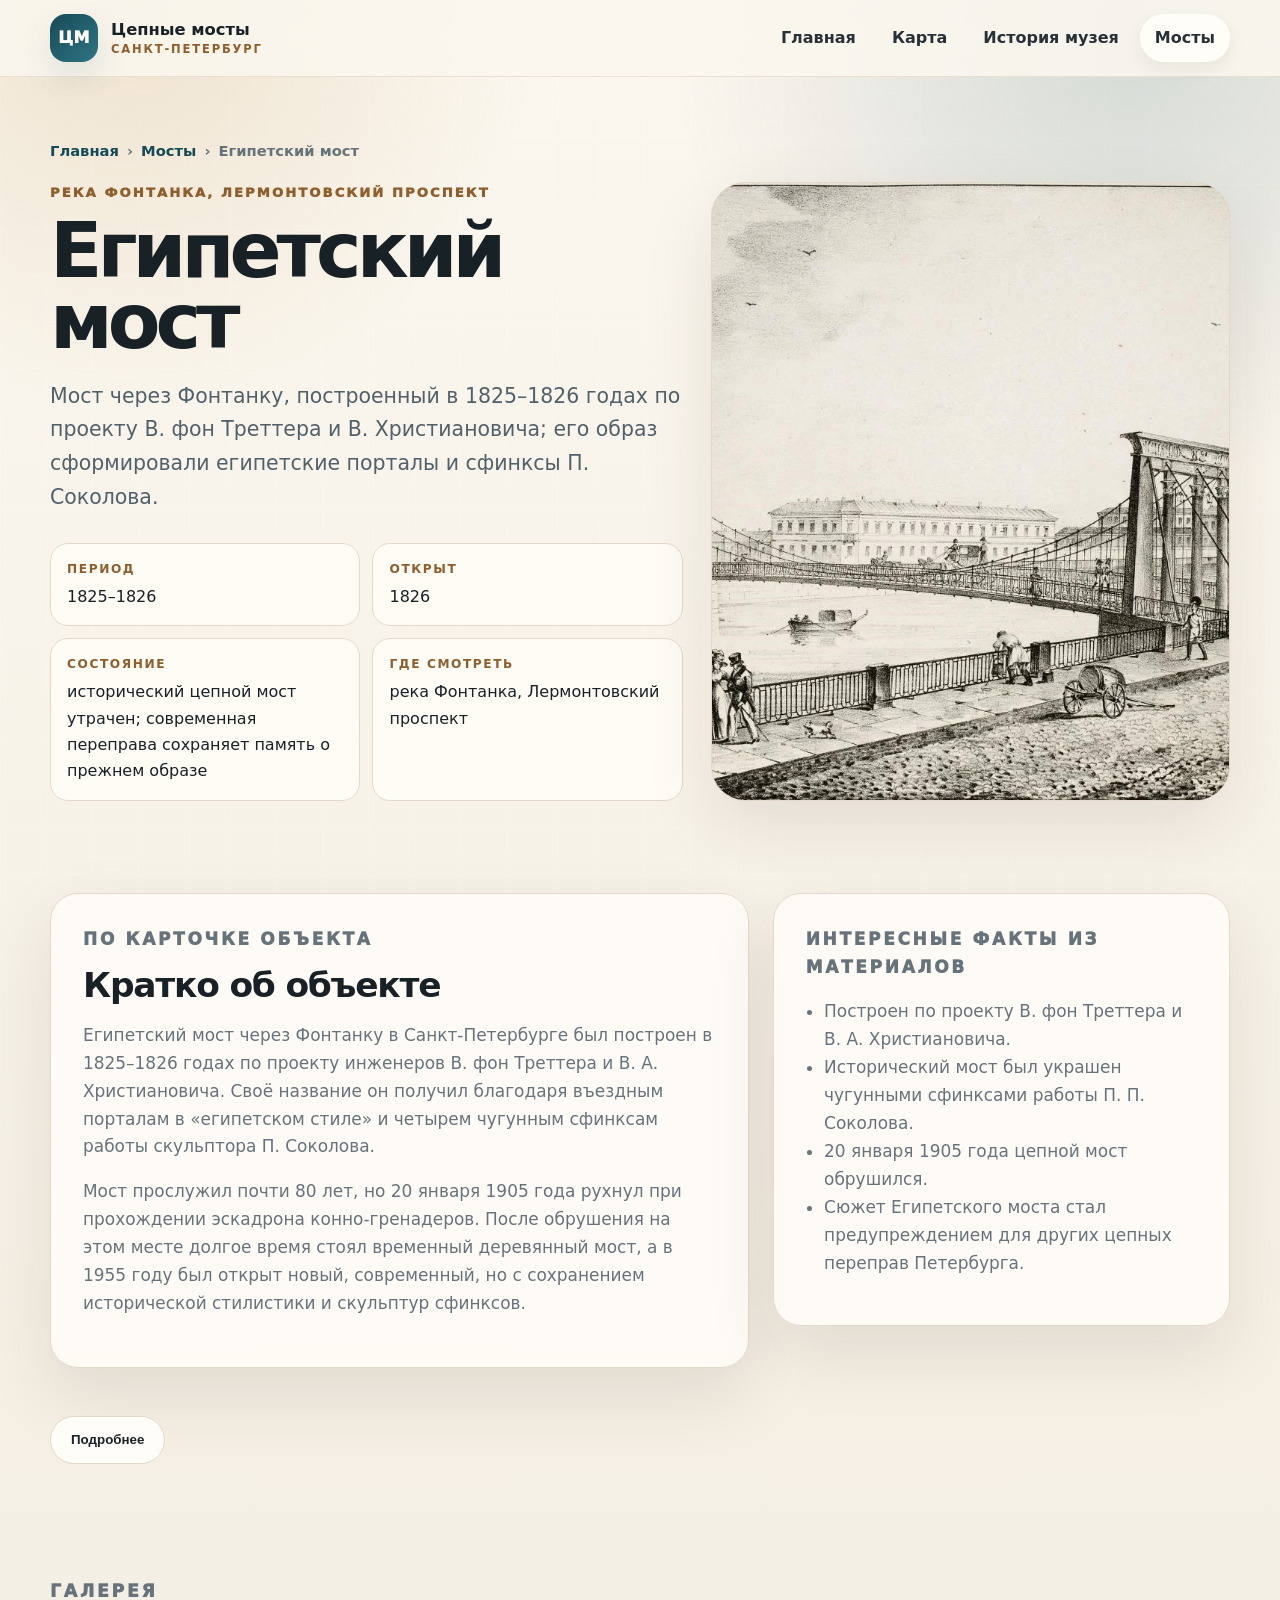
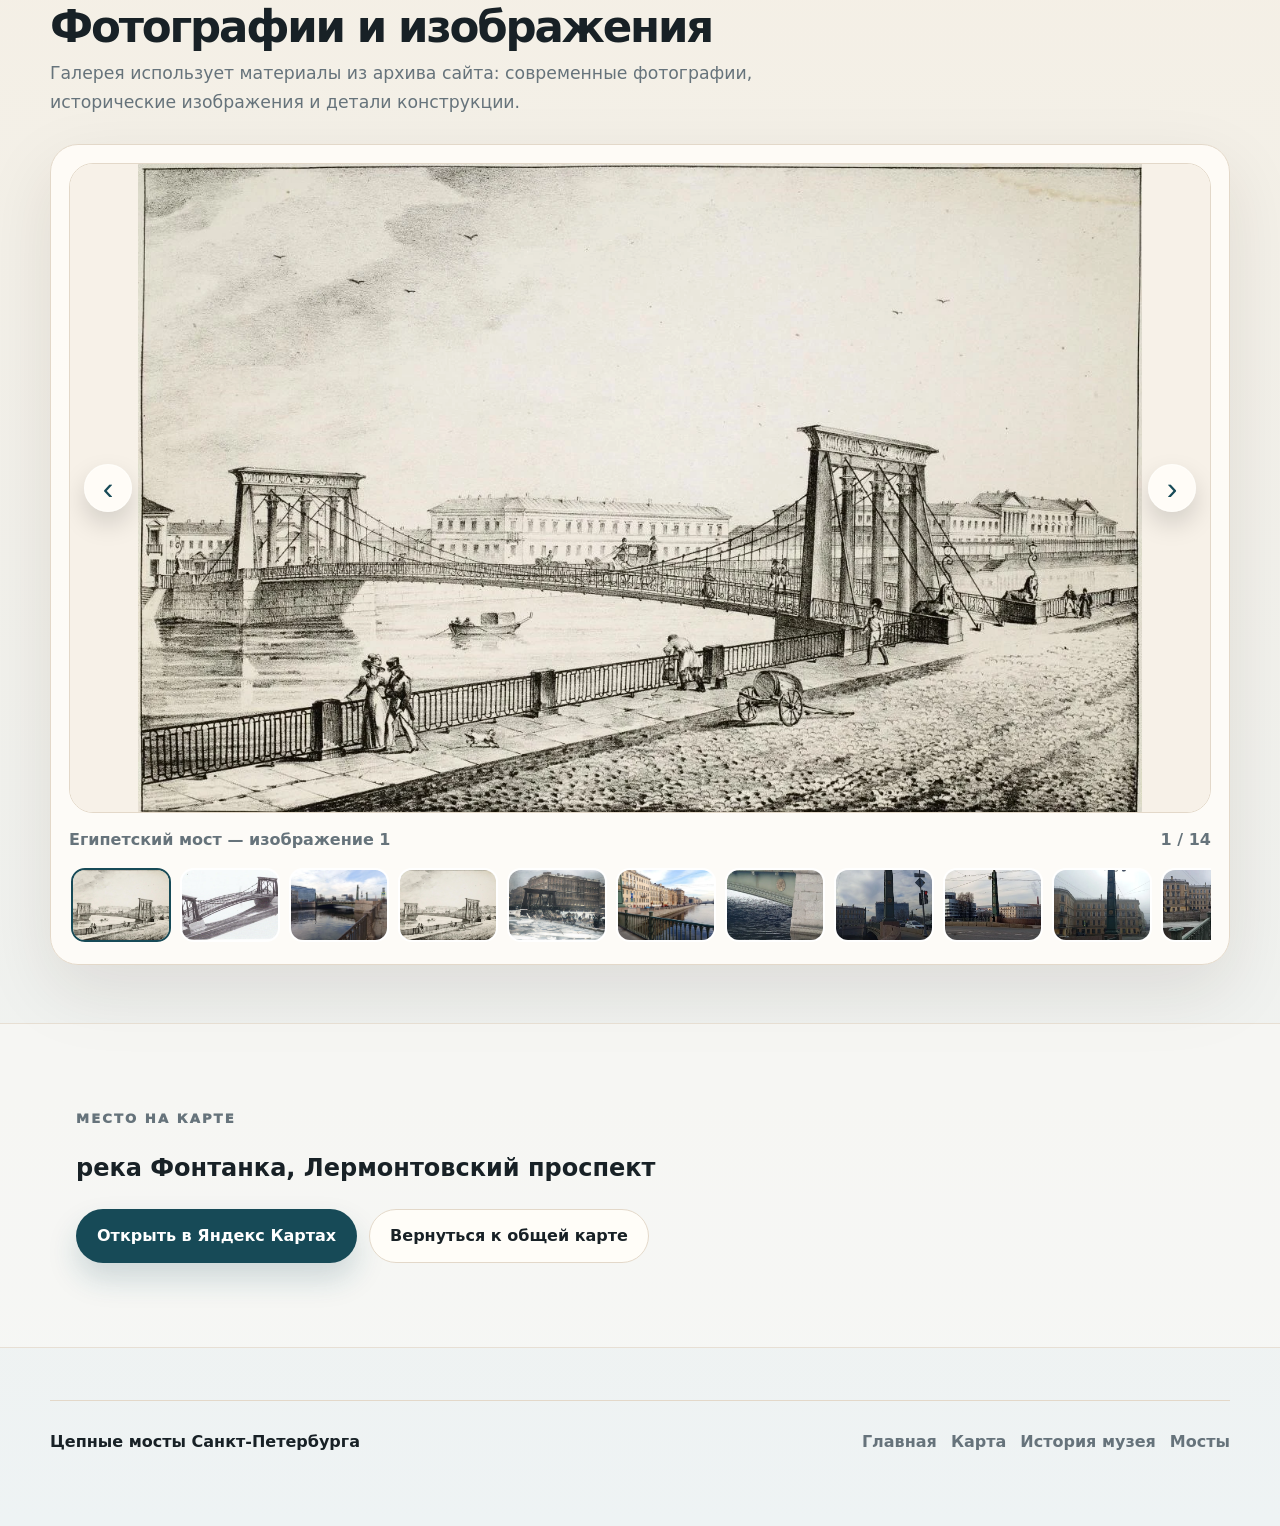
<file: bridge/egipetsky.html>
<!doctype html>
<html lang="ru">
<head>
<meta charset="utf-8">
<meta name="viewport" content="width=device-width, initial-scale=1">
<meta name="description" content="Египетский мост – исторический цепной мост через Фонтанку, построенный в 1825–1826 гг. по проекту В. фон Треттера и В. Христиановича. Обрушение в 1905 г., современная переправа 1955 г. с сохранёнными сфинксами.">
<title>Египетский мост — цепные мосты Санкт-Петербурга</title>
<link rel="stylesheet" href="../assets/css/main.css">
</head>
<body>
<div class="page-bg" aria-hidden="true"></div>
<header class="site-header" data-nav>
  <div class="container nav-shell">
    <a class="brand" href="../index.html" aria-label="На главную">
      <span class="brand-mark">ЦМ</span>
      <span class="brand-text"><strong>Цепные мосты</strong><small>Санкт-Петербург</small></span>
    </a>
    <button class="nav-toggle" type="button" aria-label="Открыть меню" aria-expanded="false"><span></span><span></span></button>
    <nav class="main-nav" aria-label="Главное меню">
      <a href="../index.html">Главная</a>
      <a href="../map.html">Карта</a>
      <a href="../museum.html">История музея</a>
      <div class="dropdown">
        <a class="drop-trigger is-active" href="../bridges.html">Мосты</a>
        <div class="dropdown-panel">
          <a href="../bridges.html"><b>Все мосты</b></a>
          <a href="../bridge/bankovsky.html">Банковский мост</a>
          <a href="../bridge/lviny.html">Львиный мост</a>
          <a href="../bridge/pochtamtsky.html">Почтамтский мост</a>
          <a href="../bridge/egipetsky.html">Египетский мост</a>
          <a href="../bridge/panteleymonovsky.html">Пантелеймоновский мост</a>
          <a href="../bridge/ekateringof.html">Цепной мост в Екатерингофском парке</a>
        </div>
      </div>
    </nav>
  </div>
</header>
<main>
<section class="page-hero">
  <div class="container breadcrumbs">
    <a href="../index.html">Главная</a><span>›</span>
    <a href="../bridges.html">Мосты</a><span>›</span>
    <span>Египетский мост</span>
  </div>
  <div class="container bridge-hero">
    <div>
      <p class="eyebrow">река Фонтанка, Лермонтовский проспект</p>
      <h1>Египетский мост</h1>
      <p class="lead">Мост через Фонтанку, построенный в 1825–1826 годах по проекту В. фон Треттера и В. Христиановича; его образ сформировали египетские порталы и сфинксы П. Соколова.</p>
      <div class="detail-grid">
        <div class="detail"><b>Период</b>1825–1826</div>
        <div class="detail"><b>Открыт</b>1826</div>
        <div class="detail"><b>Состояние</b>исторический цепной мост утрачен; современная переправа сохраняет память о прежнем образе</div>
        <div class="detail"><b>Где смотреть</b>река Фонтанка, Лермонтовский проспект</div>
      </div>
    </div>
    <figure><img src="../assets/images/card-illustrations/egipetsky-main.webp" alt="Египетский мост"></figure>
  </div>
</section>

<!-- ВСЕГДА ВИДИМЫЕ БЛОКИ -->
<section class="section">
  <div class="container article-grid">
    <article class="panel article">
      <p class="eyebrow">По карточке объекта</p>
      <h2>Кратко об объекте</h2>
      <p>Египетский мост через Фонтанку в Санкт-Петербурге был построен в 1825–1826 годах по проекту инженеров В. фон Треттера и В. А. Христиановича. Своё название он получил благодаря въездным порталам в «египетском стиле» и четырем чугунным сфинксам работы скульптора П. Соколова. </p>
      <p>Мост прослужил почти 80 лет, но 20 января 1905 года рухнул при прохождении эскадрона конно-гренадеров. После обрушения на этом месте долгое время стоял временный деревянный мост, а в 1955 году был открыт новый, современный, но с сохранением исторической стилистики и скульптур сфинксов.</p>
    </article>
    <aside class="panel article">
      <p class="eyebrow">Интересные факты из материалов</p>
      <ul>
        <li>Построен по проекту В. фон Треттера и В. А. Христиановича.</li>
        <li>Исторический мост был украшен чугунными сфинксами работы П. П. Соколова.</li>
        <li>20 января 1905 года цепной мост обрушился.</li>
        <li>Сюжет Египетского моста стал предупреждением для других цепных переправ Петербурга.</li>
      </ul>
    </aside>
  </div>
</section>

<!-- КНОПКА И СКРЫТЫЙ ПОЛНЫЙ ТЕКСТ -->
<div class="container">
  <button class="btn btn-secondary more-btn" type="button">Подробнее</button>
  <div class="more-info hidden">
    <article class="panel article" style="margin-top: 1.5rem;">
      <h2>1. Историческая справка</h2>
      <p>Египетский мост — исторический цепной мост через реку Фонтанку в Санкт-Петербурге, построенный в 1825–1826 годах по проекту инженеров Вильгельма фон Треттера и Василия Андреевича Христиановича при участии Петра Петровича Базена. Мост получил название благодаря декоративному решению въездных порталов в «египетском стиле» — чугунные пилоны с иероглифами и благодаря скульптурам сфинксов.</p>
      <p>Мост прослужил почти 80 лет. <strong>20 января 1905 года</strong> он обрушился при прохождении эскадрона лейб-гвардии Конно-гренадерского полка. Причины катастрофы: усталость металла цепей, коррозия и ослабление узлов соединений. Египетский мост — важный памятник инженерной и архитектурной мысли первой трети XIX века, один из первых цепных мостов в России.</p>

      <h2>2. Проектирование</h2>
      <h3>2.1. Замысел и идея</h3>
      <p>В начале 1820-х годов активно велась застройка района за Фонтанкой. Традиционные чугунные арочные мосты были дороги и требовали мощных фундаментов. Инженер В. фон Треттер предложил новую для России технологию — цепные мосты. Успешное строительство Пантелеймоновского моста открыло широкие возможности, и началось проектирование Египетского моста.</p>

      <h3>2.2. Технические преимущества</h3>
      <p>По данным Треттера, цепная система обладала следующими особенностями:</p>
      <ul>
        <li><strong>Экономия металла</strong> — в 3–4 раза меньше, чем чугунная арка.</li>
        <li><strong>Скорость возведения</strong> — сборка на месте занимала меньше времени.</li>
        <li><strong>Меньшая нагрузка на грунты</strong> — цепной мост передает на устои в основном вертикальную нагрузку.</li>
      </ul>
      <p>Проект Египетского моста включал не только инженерные решения, но и архитектурное значение. Выбор стиля отражал увлечение «египтоманией» после Египетского похода Наполеона. Ключевым решением стали чугунные порталы, через которые пропускались цепи.</p>

      <h3>2.3. Технические характеристики</h3>
      <ul>
        <li>Полная длина моста: 60 м</li>
        <li>Пролет в свету: 54,8 м</li>
        <li>Ширина моста: 11,8 м</li>
        <li>Стрела провисания цепи: около 5,5 м (1/10 пролета)</li>
        <li>Материал цепей: полосовое кованое железо (5 рядов полос 70×12 мм)</li>
        <li>Высота пилонов: 6,4 м над проезжей частью</li>
        <li>Стоимость: 180 000 рублей</li>
      </ul>
      <p>В. фон Треттер принял стрелу провисания f = 1/10 пролета для увеличения жесткости и адаптации к ледоходу. Запас прочности: для железных цепей 6:1, для чугунных пилонов около 4:1. Расчетная временная нагрузка — 400 кг на погонный метр полотна.</p>

      <h3>2.4. Цепи и анкеровка</h3>
      <p>Каждая несущая цепь состояла из двух полос, каждая полоса — из 96 звеньев длиной 1,9 м. Цепи заводились в каменные устои на глубину до 3 м и закреплялись горизонтальными балками, залитыми смесью воска и смолы для защиты от коррозии. Вес кладки устоев (около 4000 т) служил противовесом. Полосы ковались на заводе Ч. Берда в Петербурге.</p>

      <h3>2.5. Порталы и проезжая часть</h3>
      <p>Порталы из кирпича, облицованные чугуном, высотой 6,4 м, работали на сжатие. Фундаменты опирались на деревянные ряжи. Деревянный настил укладывался на поперечные балки, подвешенные к цепям вертикальными тягами (шаг подвесок ~1,5 м).</p>

      <h3>2.6. Анализ проектирования</h3>
      <p>Инженеры (А.Л. Пунин, С.Г. Федоров) отмечают прогрессивность решений: повышенный запас прочности, учёт трудных условий, синтез конструкции и архитектуры. Однако А. Байков в статье «Зодчий» (1907) указал на недостатки: недостаточная жесткость проезжей части, усталость металла (тогда теория усталости ещё не существовала), ослабление узлов. Реальный запас прочности к 1905 году снизился до 2–3:1, а при динамической нагрузке — почти до 1:1.</p>

      <h2>3. Архитектура и декор</h2>
      <h3>3.1. Истоки «египтомании»</h3>
      <p>Мода на всё египетское возникла после Египетского похода Наполеона (1798–1801). Публикации, такие как «Описание Египта» (1809–1828), познакомили Европу с древнеегипетским искусством. В России египетские мотивы органично вписались в стиль ампир.</p>

      <h3>3.2. Порталы</h3>
      <p>Порталы состояли из трёх чугунных колонн высотой 6,5 м с капителями в виде листьев лотоса. Стволы украшены изображениями коленопреклонённых жриц, иероглифами. Венчал конструкцию карниз с крылатым солнцем (бог Ра). Фонари с «варшавскими» лампами, стыки закрыты золочёными розетками.</p>

      <h3>3.3. Сфинксы</h3>
      <p>Четыре чугунных сфинкса отлиты на заводе Берда по моделям П.П. Соколова. Они имеют женское лицо (влияние греческой традиции). Существует легенда, что лицо списано с императрицы Елизаветы Алексеевны. Сфинксы символически охраняли мост.</p>

      <h2>4. Строительство</h2>
      <p>Строительство велось в 1825–1826 годах. Сначала возвели устои, затем смонтировали цепи, после устроили пролёт и выполнили декоративное оформление.</p>

      <h2>5. Эксплуатация и обрушение</h2>
      <p>Мост прослужил 79 лет. 20 января (2 февраля) 1905 года при прохождении эскадрона конно-гренадеров и встречном движении извозчиков и 9 пешеходов мост рухнул. Пострадали один кавалерист, женщина, девочка и 11 лошадей. Газеты писали, что мост «сорвался с цепи» — это совпало с революционными настроениями.</p>
      <p>Мост называли «поющим» из-за завываний цепей при движении экипажей. Причиной обрушения стала усталость металла и скрытый дефект (раковина) в одном из звеньев, что в сочетании с плохим качеством железа и недостаточным ремонтом привело к катастрофе. Дневник С.Р. Минцлова свидетельствует, что на ремонт выделили 575 рублей, но подрядчик получил лишь 175, а реального ремонта не провели.</p>

      <h2>6. Временный и современный мост</h2>
      <p>После обрушения построили временный деревянный мост (Усачёв мост) в створе Усачёва переулка. Он просуществовал 51 год, был разрушен в блокаду. Постоянный мост открыли в 1955 году (архитекторы П.А. Арешев и В.С. Васильковский). Сохранившиеся сфинксы вернули на исторические места. Новый мост — однопролётный металлический рамный, облицованный гранитом, с обелисками и чугунными решётками в египетском стиле.</p>

      <h2>7. Библиография</h2>
      <ol>
        <li>Байков А. Обрушение Египетского моста // Зодчий. 1907. №12. С. 115–117.</li>
        <li>Пунин А.Л. Архитектура отечественных мостов. Л.: Стройиздат, 1982.</li>
        <li>Щусев П.В. Мосты и их архитектура. М., 1953.</li>
        <li>Пунин А.Л. Повесть о ленинградских мостах. Л.: Лениздат, 1971.</li>
        <li>Антонов Б.И. Мосты Санкт-Петербурга. СПб.: Глагол, 2002.</li>
        <li>G. de Treitteur. Description des ponts en chaines exécutés sur la Fontanka. SPb., 1825.</li>
        <li>Fedorov S.G. Wilhelm von Traitteur. Ein badischer Baumeister... Berlin, 2000.</li>
        <li>Материалы сайтов Citywalls, LiveJournal, Мостотрест и др.</li>
      </ol>
      <p class="source-note" style="margin-top: 1rem;">© На основе исторических и технических исследований. Полная версия статьи открывается по кнопке.</p>
    </article>
  </div>
</div>

<!-- ГАЛЕРЕЯ -->
<section class="section">
  <div class="container section-title">
    <div>
      <p class="eyebrow">Галерея</p>
      <h2>Фотографии и изображения</h2>
      <p>Галерея использует материалы из архива сайта: современные фотографии, исторические изображения и детали конструкции.</p>
    </div>
  </div>
  <div class="container">
    <div class="gallery-shell" data-title="Египетский мост" data-gallery='["../assets/images/card-illustrations/egipetsky-main.webp", "../assets/images/card-illustrations/egipetsky-model.webp", "../assets/images/egipetsky-01-sovremennyy-egipetskiy-most.webp", "../assets/images/egipetsky-02-cepnoy-egipetskiy-most-vneshniy-vid.webp", "../assets/images/egipetsky-03-obrushenie.webp", "../assets/images/egipetsky-04-vid-s-mosta.webp", "../assets/images/egipetsky-05-egipetskie-kartushi.webp", "../assets/images/egipetsky-06-obelisk-2.webp", "../assets/images/egipetsky-07-obelisk-3.webp", "../assets/images/egipetsky-08-obelisk.webp", "../assets/images/egipetsky-09-peshehodnyy-prohod-2.webp", "../assets/images/egipetsky-10-peshehodnyy-prohod.webp", "../assets/images/egipetsky-11-sovremennyy-egipetskiy-most-2.webp", "../assets/images/egipetsky-12-detali-konstrukcii-cepey-i-opor.webp"]' tabindex="0">
      <div class="gallery-view">
        <button class="gallery-btn prev" type="button" data-prev aria-label="Предыдущее изображение">‹</button>
        <img data-gallery-main src="../assets/images/card-illustrations/egipetsky-main.webp" alt="Египетский мост">
        <button class="gallery-btn next" type="button" data-next aria-label="Следующее изображение">›</button>
      </div>
      <div class="gallery-caption">
        <span>Египетский мост</span>
        <span data-gallery-counter></span>
      </div>
      <div class="thumbs" data-gallery-thumbs></div>
    </div>
  </div>
</section>

<section class="section section-soft">
  <div class="container location-card">
    <p class="eyebrow">Место на карте</p>
    <h2>река Фонтанка, Лермонтовский проспект</h2>
    <div class="button-row">
      <a class="btn btn-primary" href="https://yandex.ru/maps/?ll=30.3072%2C59.9164&z=16&mode=search&text=Египетский мост" target="_blank" rel="noopener">Открыть в Яндекс Картах</a>
      <a class="btn btn-secondary" href="../map.html">Вернуться к общей карте</a>
    </div>
  </div>
</section>
</main>
<footer class="site-footer">
  <div class="container footer-shell">
    <div><strong>Цепные мосты Санкт-Петербурга</strong></div>
    <div class="footer-links">
      <a href="../index.html">Главная</a>
      <a href="../map.html">Карта</a>
      <a href="../museum.html">История музея</a>
      <a href="../bridges.html">Мосты</a>
    </div>
  </div>
</footer>
<script src="../assets/js/main.js"></script>
<script>
  (function() {
    const btn = document.querySelector('.more-btn');
    const info = document.querySelector('.more-info');
    if (btn && info) {
      btn.addEventListener('click', function() {
        info.classList.toggle('hidden');
        btn.textContent = info.classList.contains('hidden') ? 'Подробнее' : 'Скрыть';
      });
    }
  })();
</script>
</body>
</html>
</file>
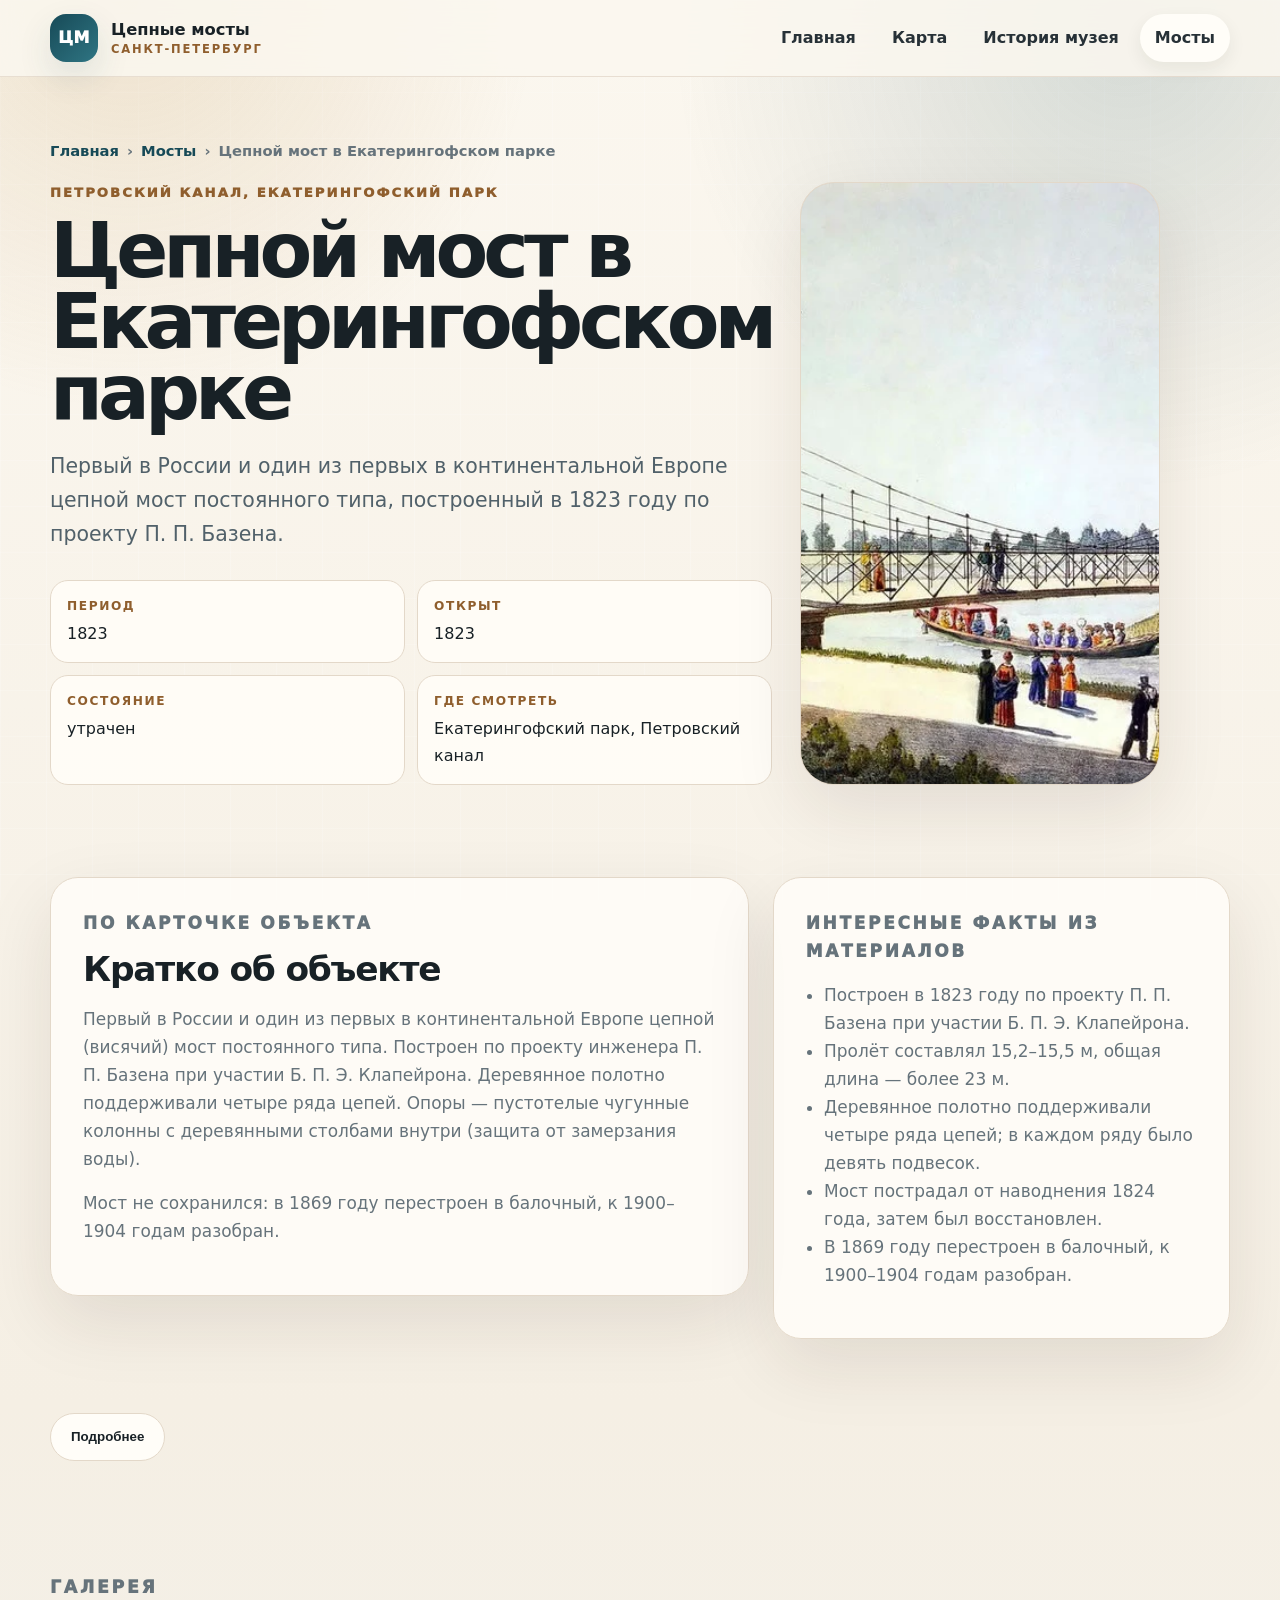
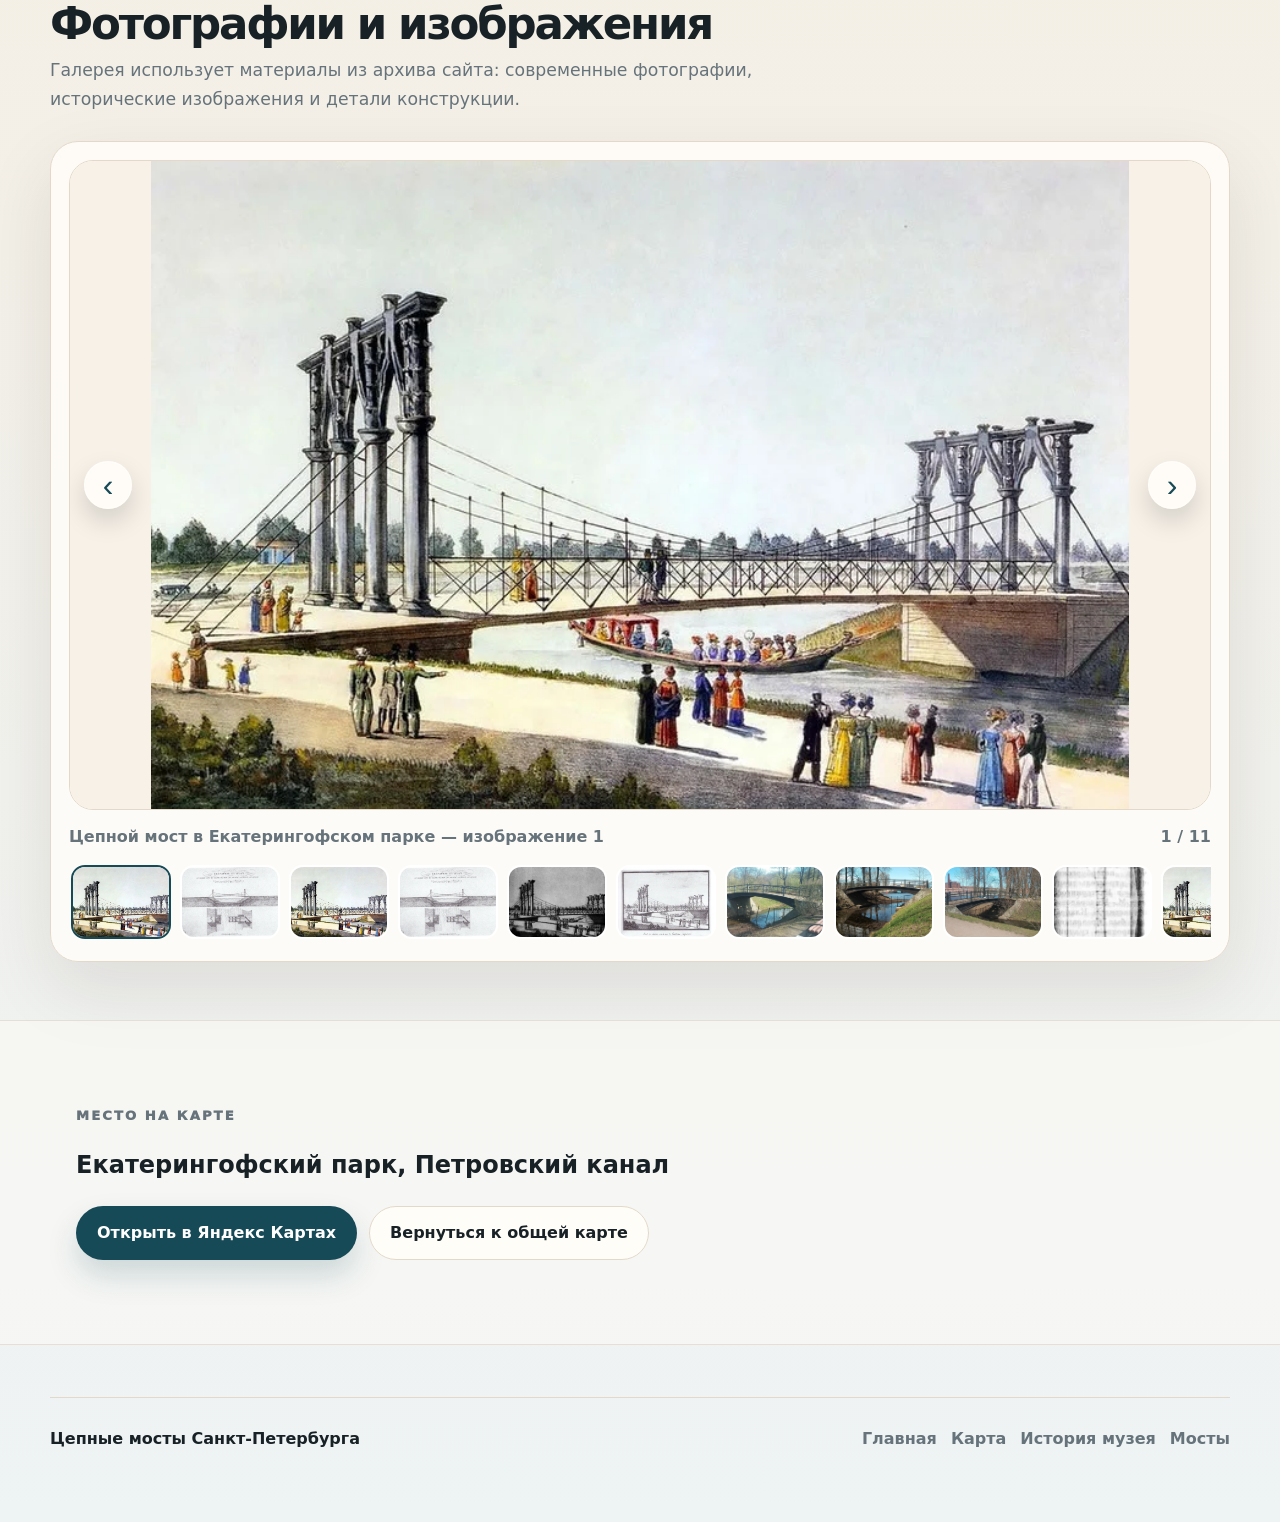
<file: bridge/ekateringof.html>
<!doctype html>
<html lang="ru">
<head>
<meta charset="utf-8">
<meta name="viewport" content="width=device-width, initial-scale=1">
<meta name="description" content="Первый в России и один из первых в континентальной Европе цепных пешеходных мостов постоянного типа, построенный в 1823 году по проекту П. П. Базена. Утрачен.">
<title>Цепной мост в Екатерингофском парке — цепные мосты Санкт-Петербурга</title>
<link rel="stylesheet" href="../assets/css/main.css">
<style>
  .more-info {
    margin-top: 1.5rem;
    transition: all 0.2s ease;
  }
  .more-info.hidden {
    display: none;
  }
  .more-btn {
    margin-top: 1rem;
  }
  /* Стили для таблиц и цитат из документа */
  .article table {
    width: 100%;
    border-collapse: collapse;
    margin: 1rem 0;
  }
  .article th, .article td {
    border: 1px solid var(--line);
    padding: 8px;
    vertical-align: top;
  }
  .article th {
    background: var(--surface2);
    font-weight: 700;
  }
  .article .footnote {
    font-size: 0.85rem;
    color: var(--muted);
    border-top: 1px solid var(--line);
    margin-top: 2rem;
    padding-top: 1rem;
  }
  .article sup a {
    color: var(--accent);
    text-decoration: underline;
  }
  .article blockquote {
    margin: 1rem 0;
    padding-left: 1rem;
    border-left: 4px solid var(--accent2);
    font-style: italic;
    color: var(--muted);
  }
</style>
</head>
<body>
<div class="page-bg" aria-hidden="true"></div>
<header class="site-header" data-nav>
  <div class="container nav-shell">
    <a class="brand" href="../index.html" aria-label="На главную">
      <span class="brand-mark">ЦМ</span>
      <span class="brand-text"><strong>Цепные мосты</strong><small>Санкт-Петербург</small></span>
    </a>
    <button class="nav-toggle" type="button" aria-label="Открыть меню" aria-expanded="false"><span></span><span></span></button>
    <nav class="main-nav" aria-label="Главное меню">
      <a href="../index.html">Главная</a>
      <a href="../map.html">Карта</a>
      <a href="../museum.html">История музея</a>
      <div class="dropdown">
        <a class="drop-trigger is-active" href="../bridges.html">Мосты</a>
        <div class="dropdown-panel">
          <a href="../bridges.html"><b>Все мосты</b></a>
          <a href="../bridge/bankovsky.html">Банковский мост</a>
          <a href="../bridge/lviny.html">Львиный мост</a>
          <a href="../bridge/pochtamtsky.html">Почтамтский мост</a>
          <a href="../bridge/egipetsky.html">Египетский мост</a>
          <a href="../bridge/panteleymonovsky.html">Пантелеймоновский мост</a>
          <a href="../bridge/ekateringof.html">Цепной мост в Екатерингофском парке</a>
        </div>
      </div>
    </nav>
  </div>
</header>
<main>
<section class="page-hero">
  <div class="container breadcrumbs">
    <a href="../index.html">Главная</a><span>›</span>
    <a href="../bridges.html">Мосты</a><span>›</span>
    <span>Цепной мост в Екатерингофском парке</span>
  </div>
  <div class="container bridge-hero">
    <div>
      <p class="eyebrow">Петровский канал, Екатерингофский парк</p>
      <h1>Цепной мост в Екатерингофском парке</h1>
      <p class="lead">Первый в России и один из первых в континентальной Европе цепной мост постоянного типа, построенный в 1823 году по проекту П. П. Базена.</p>
      <div class="detail-grid">
        <div class="detail"><b>Период</b>1823</div>
        <div class="detail"><b>Открыт</b>1823</div>
        <div class="detail"><b>Состояние</b>утрачен</div>
        <div class="detail"><b>Где смотреть</b>Екатерингофский парк, Петровский канал</div>
      </div>
    </div>
    <figure><img src="../assets/images/card-illustrations/ekateringof-main.webp" alt="Цепной мост в Екатерингофском парке"></figure>
  </div>
</section>

<!-- ВСЕГДА ВИДИМЫЕ БЛОКИ -->
<section class="section">
  <div class="container article-grid">
    <article class="panel article">
      <p class="eyebrow">По карточке объекта</p>
      <h2>Кратко об объекте</h2>
      <p>Первый в России и один из первых в континентальной Европе цепной (висячий) мост постоянного типа. Построен по проекту инженера П. П. Базена при участии Б. П. Э. Клапейрона. Деревянное полотно поддерживали четыре ряда цепей. Опоры — пустотелые чугунные колонны с деревянными столбами внутри (защита от замерзания воды). </p>
      <p>Мост не сохранился: в 1869 году перестроен в балочный, к 1900–1904 годам разобран.</p>
    </article>
    <aside class="panel article">
      <p class="eyebrow">Интересные факты из материалов</p>
      <ul>
        <li>Построен в 1823 году по проекту П. П. Базена при участии Б. П. Э. Клапейрона.</li>
        <li>Пролёт составлял 15,2–15,5 м, общая длина — более 23 м.</li>
        <li>Деревянное полотно поддерживали четыре ряда цепей; в каждом ряду было девять подвесок.</li>
        <li>Мост пострадал от наводнения 1824 года, затем был восстановлен.</li>
        <li>В 1869 году перестроен в балочный, к 1900–1904 годам разобран.</li>
      </ul>
    </aside>
  </div>
</section>

<!-- КНОПКА И СКРЫТЫЙ ПОЛНЫЙ ТЕКСТ СТАТЬИ -->
<div class="container">
  <button class="btn btn-secondary more-btn" type="button">Подробнее</button>
  <div class="more-info hidden">
    <article class="panel article" style="margin-top: 1.5rem;">
      <!-- ПОЛНАЯ СТАТЬЯ (содержимое из docx.html) -->
      <h1>Цепной пешеходный мост в Екатерингофском парке</h1>

      <h2>1 Проектирование</h2>
      <h3>1.1 Предыстория и инициаторы строительства</h3>
      <p>В начале 1820‑х годов в Санкт‑Петербурге развернулись работы по превращению усадьбы Екатерингоф в общедоступный парк для народных гуляний [6]. Инициатором благоустройства выступил генерал‑губернатор М. А. Милорадович, а руководство проектом осуществляли видные инженеры и архитекторы - П. П. Базен, Б. П. Э. Клапейрон, О. Монферран и А. Бетанкур [2]. В это же время в городе развернулось увлечение новым типом конструкций - висячими (цепными) мостами, отличавшимися лёгкостью конструкции, экономичностью строительства, также эти переправы могли перекрывать русла широких рек без промежуточных опор [1, 4].</p>
      <p>В апреле 1823 года инженер В. Фон Треттер предложил приступить к строительству в Петербурге нескольких цепных мостов: Пантелеймоновского, Египетского, Львиного и Банковского [2]. Однако генерал‑губернатор М. А. Милорадович, решив устроить малый мост в Екатерингофе, поручил эту работу П. П. Базену, который в том же году при участии Б. П. Э. Клапейрона разработал собственный проект и осуществил строительство [2].</p>

      <h3>1.2 Технические преимущества и архитектурное решение</h3>
      <p>Для паркового мостика П. П. Базен выбрал простейшую висячую систему. Переправы висячей системы сооружались еще в древности в Китае и Тибете, однако в странах западного мира подобные мосты появились только в конце XVIII века в США и Великобритании. Среди стран континентальной Европы именно Россия стала первым регионом, где появились подвесные мосты [2, 5, 8]. Ключевые особенности подвесного моста П. П. Базена в Екатерингофском парке:</p>
      <ul>
        <li><strong>Чугунные опоры вместо деревянных свай.</strong> Базен предложил заменить обычные деревянные сваи пустотелыми чугунными колоннами, в которые вставлялись деревянные столбы береговых порталов [6]. Это решение предотвращало повреждение древесины от замерзающей воды [6].</li>
        <li><strong>Прозрачность и лёгкость конструкции.</strong> Мост не заслонял перспективу канала и был спроектирован так, чтобы пилоны не просматривались в продольной оси, а подвески одновременно служили стойками перил, образуя своеобразные фермы жёсткости [2].</li>
        <li><strong>Синтез инженерии и архитектуры.</strong> Порталы были оформлены в неоготическом стиле и перекликались с романтическими парковыми павильонами, построенными по проекту О. Монферрана [2]. Портал составлен из четырех колонн, завершенных чрезвычайно вытянутыми коринфскими капителями [2]. Колонны образуют стрельчатые арки, отсылающие к неоготике.</li>
      </ul>

      <h3>1.3 Чертежи и документация</h3>
      <p>Подлинные чертежи Базена сохранились в его студенческих и поздних рабочих бумагах [2]. На литографии П. Александрова изображён мост, имеющий четыре цепи и большую ширину, чем по первоначальному чертежу, где предусматривались две цепи [2]. Различия касаются также завершений пилонов, что позволяет предположить участие О. Монферрана в разработке декора [2, 7].</p>

      <h2>2 Строительство</h2>
      <h3>2.1 Сроки и участники</h3>
      <p>Строительство велось в 1823 году [1, 4, 8]. Работы выполнялись под руководством П. П. Базена при участии инженера Б. П. Э. Клапейрона [6, 8]. В отличие от В. фон Треттера, который строил свои цепные мосты несколько дольше, Базен завершил сооружение уже в том же году [2].</p>

      <h3>2.2 Технические характеристики</h3>
      <p>По данным источников, мост имел следующие параметры:</p>
      <table>
        <tr><th>Полная длина моста</th><td>более 23 м</td></tr>
        <tr><th>Пролёт (отверстие)</th><td>15,2–15,5 м (около 50 футов)</td></tr>
        <tr><th>Ширина полотна</th><td>2,2 м (по чертежу Базена)</td></tr>
        <tr><th>Количество цепей</th><td>4 ряда (по 2 с каждой стороны)</td></tr>
        <tr><th>Количество подвесок в каждом ряду</th><td>9</td></tr>
        <tr><th>Высота порталов</th><td>3,83 м</td></tr>
        <tr><th>Диаметр столбов портала</th><td>21 см</td></tr>
        <tr><th>Высота закрепления цепей</th><td>2,13 м</td></tr>
        <tr><th>Материал цепей</th><td>кованое железо</td></tr>
        <tr><th>Опоры</th><td>пустотелые чугунные колонны, заполненные деревянными столбами</td></tr>
        <tr><th>Стоимость строительства</th><td>3801 руб. 76 коп.</td></tr>
      </table>

      <h3>2.3 Конструктивное решение опор</h3>
      <p>Главным техническим новшеством, применённым П. П. Базеном, стала замена традиционных деревянных свай пустотелыми чугунными колоннами [2, 6]. Как писал Б. П. Э. Клапейрон спустя два года после строительства, П. П. Базен «придумал вместо свай, из коих составляются основные бойки моста, при обыкновенной деревянной системе, употребить пустыя чугунныя колонны» [6]. Техническое обоснование этого решения [6]:</p>
      <ul>
        <li><strong>Защита от замерзания воды</strong>: сваи прорезались на уровне «нижайших льдов», чтобы проникшая вода не могла вызвать их разрушение при замерзании.</li>
        <li><strong>Гидроизоляция</strong>: к чугунным колоннам «посредством железного цемента» присоединялась плита, предотвращавшая проникновение воды внутрь.</li>
        <li><strong>Комбинированная конструкция</strong>: внутрь чугунных колонн вставлялись деревянные столбы, образующие береговые порталы моста.</li>
      </ul>

      <h3>2.4 Порталы и система жёсткости</h3>
      <p>Порталы моста были выполнены из четырёх круглых колонн диаметром 21 см и высотой 3,83 м [4]. Для обеспечения жёсткости конструкции [4]:</p>
      <ul>
        <li>Столбы поверху объединялись перекладиной - карнизом.</li>
        <li>В карниз врезались подкосы, образующие стрельчатые арки.</li>
      </ul>
      <p>Цепи закреплялись на высоте 2,13 м от основания порталов [4]. Выше этого уровня гладь столбов переходила в декоративное завершение [4].</p>

      <h3>2.5 Архитектурно-конструктивный синтез</h3>
      <p>Важной особенностью моста стало использование подвесок не только как несущих элементов, но и как стоек перил с крестообразным заполнением, что превращало ограждение в своеобразные фермы жёсткости [2]. Это решение повышало устойчивость конструкции к боковым нагрузкам [2].</p>

      <h3>2.6 Ход строительства</h3>
      <p>К середине лета 1823 года плотницкие работы были окончены, чугунные колонны загрунтованы краской, велась их резная отделка [6].</p>

      <h2>3 Эксплуатация</h2>
      <h3>3.1 Историческая справка</h3>
      <p>Мостик быстро стал достопримечательностью парка [6, 8]. В мае 1824 года чиновник Б. М. Фёдоров оставил восторженное описание [6]: «Я приближаюсь к чудесному мостику, устроенному только для пешеходов через канал, идущий к дворцу. Без всякой арки, не поддерживаемый ничем снизу, он висит на одних цепях, обделанных с легкостию из чугуна, прикрепленных к четырем столбам. Когда проходишь, то мост дрожит под ногами, и цепи звенят. При входе на мост, с двух сторон сделаны в виде трех арок фигурные ворота». Фёдоров также отметил экономическую перспективу: если подобные конструкции докажут свою надежность, казна сможет сэкономить миллионы на строительстве дорожных мостов [6].</p>
      <p>В ноябре 1824 года сильное наводнение повредило мост [6]. Паллубные суда, стоявшие на зимовке в Екатерингофке, сорвались с канатов и ударили в конструкцию. По отчёту Б. П. Э. Клапейрона, «силою удара сломало несколько брусьев; одна из чугунных плит, составлявшая боковую часть ящика, в которую впадают арки, треснула, причем ничего не случилось гибельного» [6]. Большая часть настила была снесена, но несущие элементы уцелели [6].</p>

      <h3>3.2 Конструктивные особенности в эксплуатации</h3>
      <p>Использование пустотелых чугунных колонн для защиты деревянных свай от ледового воздействия стало важным техническим новшеством, впоследствии применявшимся и на других петербургских мостах [2, 4].</p>

      <h3>3.3 Перестройка и утрата</h3>
      <p>В 1869 году цепной мост был перестроен в балочный по проекту архитектора М. А. Макарова [6, 8]. Работы велись в несколько этапов. По смете 1873 года подрядчик В. Зубов выполнил 11 видов работ, включая замену столбов на сосновые бревна, окраску «французскою зеленью» и ремонт перил [6]. Постаменты были выкрашены коричневой краской «на клею» [6]. В конце XIX века сооружение утратило первоначальный облик [8]. В 1900–1904 годах мост, вероятно, был разобран вместе с устоями [8]. В 1935 году на этом месте построили деревянный мост на деревянных сваях, возможно, повторявший конструкцию Макарова [8].</p>

      <h3>3.4 Современное состояние</h3>
      <p>Первоначальный цепной мостик Базена не сохранился [3, 5, 8]. На месте, где он находился, сегодня располагается современный пешеходный переход [8]. От исторического сооружения остались лишь описания современников, архивные чертежи и литографии [2, 6]. Следов чугунных порталов или цепей на местности не обнаружено [8].</p>

      <h3>3.5 Примечание о методике расчёта</h3>
      <p>В доступных источниках не сохранилось подробных расчётных выкладок П. П. Базена по этому мосту. Однако известно, что Базен, будучи профессором Института Корпуса инженеров путей сообщения и членом-корреспондентом Петербургской Академии наук, обладал глубокими познаниями в области математики и механики [2]. Для своего времени он использовал передовые методы расчёта висячих систем, основанные на анализе гибкой нити под нагрузкой [1]. Впоследствии, при проектировании других цепных мостов в Петербурге (в частности, Египетского и Пантелеймоновского), инженеры применяли методики французского специалиста Клода-Луи Навье с адаптацией к российским условиям, включая повышенные запасы прочности [1, 4]. Можно предположить, что Базен при расчёте своего первенца использовал сходные подходы [2, 7].</p>

      <h2>Список источников</h2>
      <ol>
        <li>Богданов Г. И., Козьмин Ю. Г., Ярохно В. И. Мосты Санкт-Петербурга в творческой деятельности инженеров путей сообщения (1810–1830-е гг.) // Петербургские чтения – 96 : материалы энцикл. б-ки «Санкт-Петербург–2003». – Санкт-Петербург : Русско-Балтийский информационный центр БЛИЦ, 1996. – С. 283–286.</li>
        <li>Гузевич Д. Ю., Гузевич И. Д. Петр Петрович Базен. 1786–1838 / Д. Ю. Гузевич, И. Д. Гузевич ; Рос. акад. наук, Ин-т истории естествознания и техники. – Санкт-Петербург : Наука, 1995. – 240 с. – (Науч.-биогр. сер.). – ISBN 5-02-024808-4.</li>
        <li>Кочедамов В. И. Мосты Ленинграда / В. И. Кочедамов. – Ленинград : Искусство, 1958. – 60 с. : ил.</li>
        <li>Кочедамов В. И. Цепные мосты в Петербурге в первой четверти XIX века / В. И. Кочедамов // Архитектурное наследие. – 1959. – № 10. – С. 209–220.</li>
        <li>Пунин А. Л. Повесть о ленинградских мостах / А. Л. Пунин. – Ленинград : Лениздат, 1971. – 190 с. : ил.</li>
        <li>Ходанович В. И. Екатерингоф. От императорской резиденции до рабочей окраины / В. И. Ходанович. – Москва : ЗАО Издательство Центрполиграф, 2013. – 700 с. : ил. – ISBN 978-5-227-04747-0.</li>
        <li>Fedorov S. G. Matthew Clark and the Origins of Russian Structural Engineering 1810–40s: an introductory biography / S. G. Fedorov // Construction History. – 1992. – Vol. 8. – P. 69–89.</li>
        <li>Цепной пешеходный мост в парке Екатерингоф. Лифляндская ул., 5х [Электронный ресурс] // Citywalls : архитектурный сайт Санкт-Петербурга. – Режим доступа: <a href="https://www.citywalls.ru/house31407.html" target="_blank" rel="noopener">https://www.citywalls.ru/house31407.html</a> (дата обращения: 01.04.2026).</li>
      </ol>
      <div class="footnote">
        <p>© На основе исторических и технических исследований. Полная версия статьи открывается по кнопке.</p>
      </div>
    </article>
  </div>
</div>

<!-- ГАЛЕРЕЯ (оригинальная, без изменений) -->
<section class="section">
  <div class="container section-title">
    <div>
      <p class="eyebrow">Галерея</p>
      <h2>Фотографии и изображения</h2>
      <p>Галерея использует материалы из архива сайта: современные фотографии, исторические изображения и детали конструкции.</p>
    </div>
  </div>
  <div class="container">
    <div class="gallery-shell" data-title="Цепной мост в Екатерингофском парке" data-gallery='["../assets/images/card-illustrations/ekateringof-main.webp", "../assets/images/card-illustrations/ekateringof-drawing.webp", "../assets/images/ekateringof-01-litograf-mosta-cvet.webp", "../assets/images/ekateringof-02-chertezh-mosta2.webp", "../assets/images/ekateringof-03-litograifiya-mosta-bez-cveta.webp", "../assets/images/ekateringof-04-litografiya-mosta-bez-cveta-2.webp", "../assets/images/ekateringof-05-fotografiya-mosta-chto-stoit-na-meste-cepnogo-2.webp", "../assets/images/ekateringof-06-fotografiya-mosta-chto-stoit-na-meste-cepnogo-3.webp", "../assets/images/ekateringof-07-fotografiya-mosta-chto-stoit-na-meste-cepnogo.webp", "../assets/images/ekateringof-08-chertezh-mosta.webp", "../assets/images/ekateringof-09-image1.webp"]' tabindex="0">
      <div class="gallery-view">
        <button class="gallery-btn prev" type="button" data-prev aria-label="Предыдущее изображение">‹</button>
        <img data-gallery-main src="../assets/images/card-illustrations/ekateringof-main.webp" alt="Цепной мост в Екатерингофском парке">
        <button class="gallery-btn next" type="button" data-next aria-label="Следующее изображение">›</button>
      </div>
      <div class="gallery-caption">
        <span>Цепной мост в Екатерингофском парке</span>
        <span data-gallery-counter></span>
      </div>
      <div class="thumbs" data-gallery-thumbs></div>
    </div>
  </div>
</section>

<section class="section section-soft">
  <div class="container location-card">
    <p class="eyebrow">Место на карте</p>
    <h2>Екатерингофский парк, Петровский канал</h2>
    <div class="button-row">
      <a class="btn btn-primary" href="https://yandex.ru/maps/?ll=30.2607%2C59.8997&z=16&mode=search&text=Цепной мост в Екатерингофском парке" target="_blank" rel="noopener">Открыть в Яндекс Картах</a>
      <a class="btn btn-secondary" href="../map.html">Вернуться к общей карте</a>
    </div>
  </div>
</section>
</main>
<footer class="site-footer">
  <div class="container footer-shell">
    <div><strong>Цепные мосты Санкт-Петербурга</strong></div>
    <div class="footer-links">
      <a href="../index.html">Главная</a>
      <a href="../map.html">Карта</a>
      <a href="../museum.html">История музея</a>
      <a href="../bridges.html">Мосты</a>
    </div>
  </div>
</footer>
<script src="../assets/js/main.js"></script>
<script>
  (function() {
    const btn = document.querySelector('.more-btn');
    const info = document.querySelector('.more-info');
    if (btn && info) {
      btn.addEventListener('click', function() {
        info.classList.toggle('hidden');
        btn.textContent = info.classList.contains('hidden') ? 'Подробнее' : 'Скрыть';
      });
    }
  })();
</script>
</body>
</html>
</file>
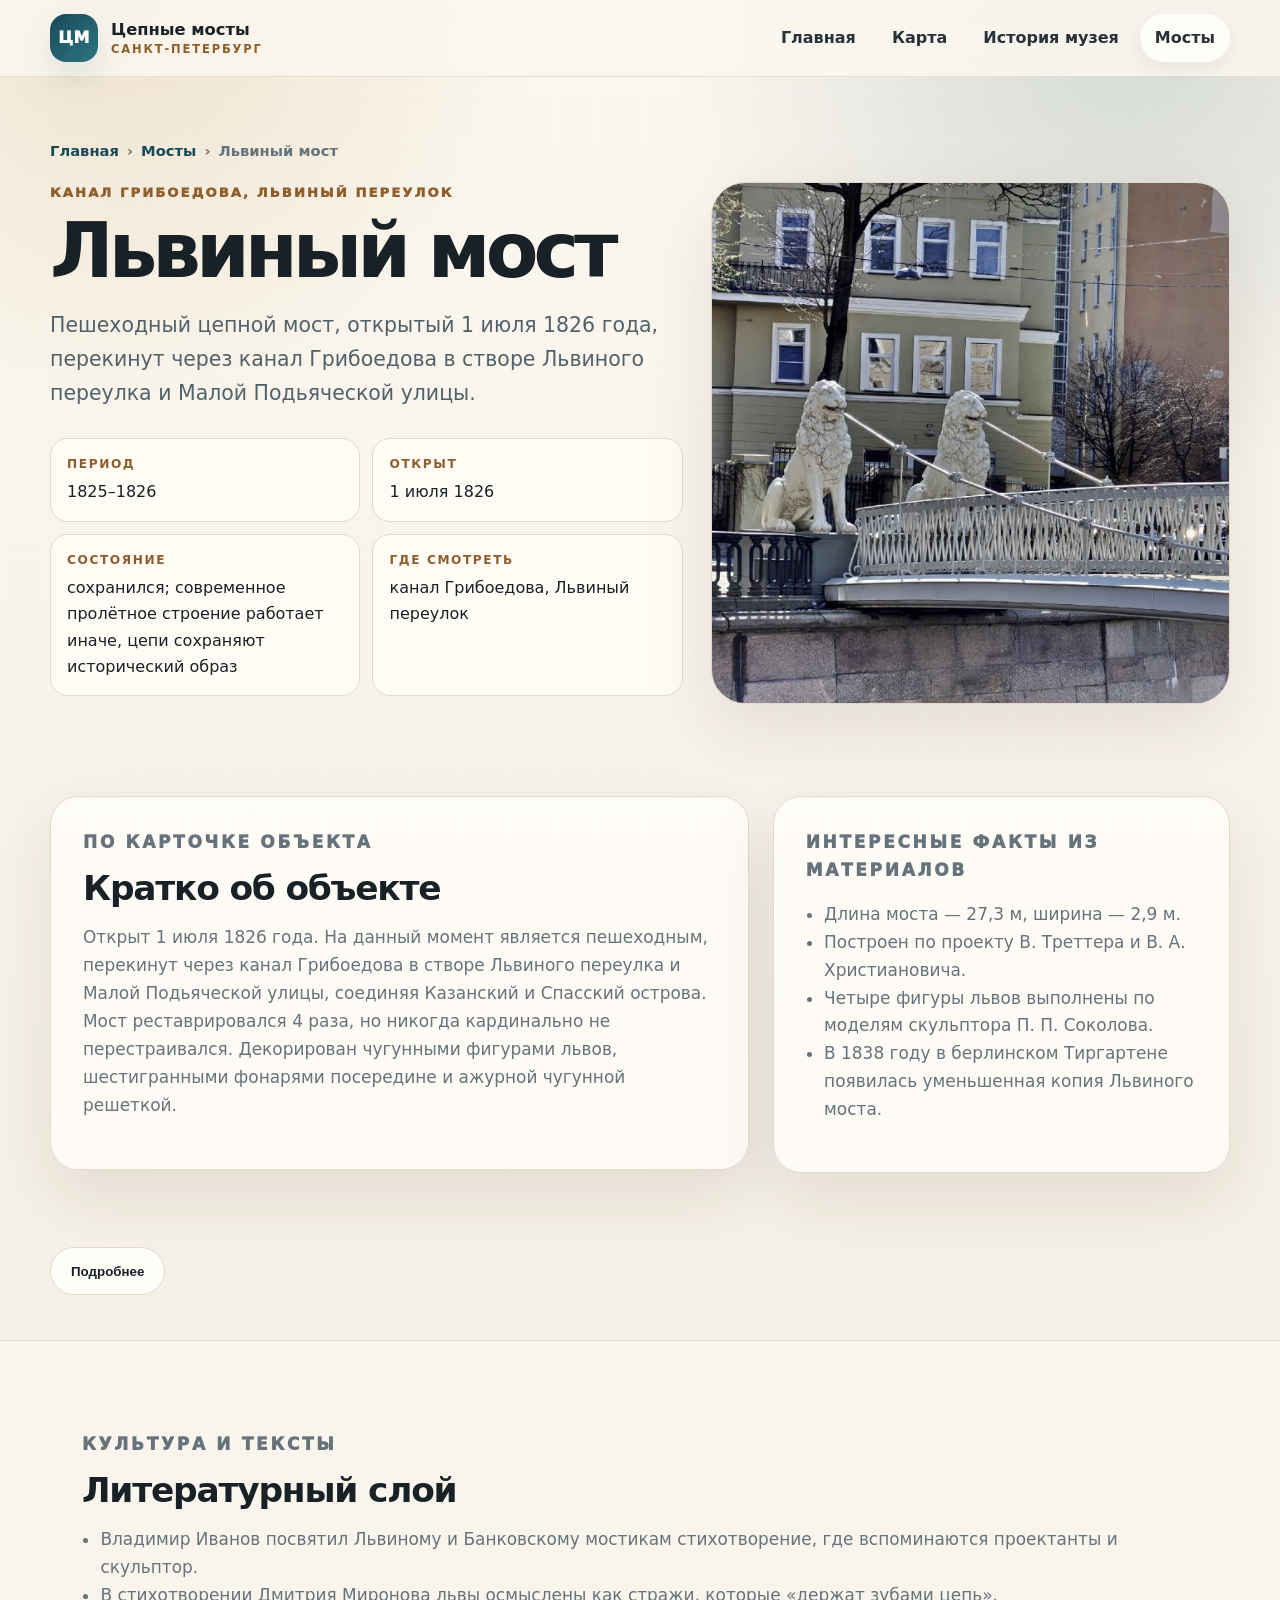
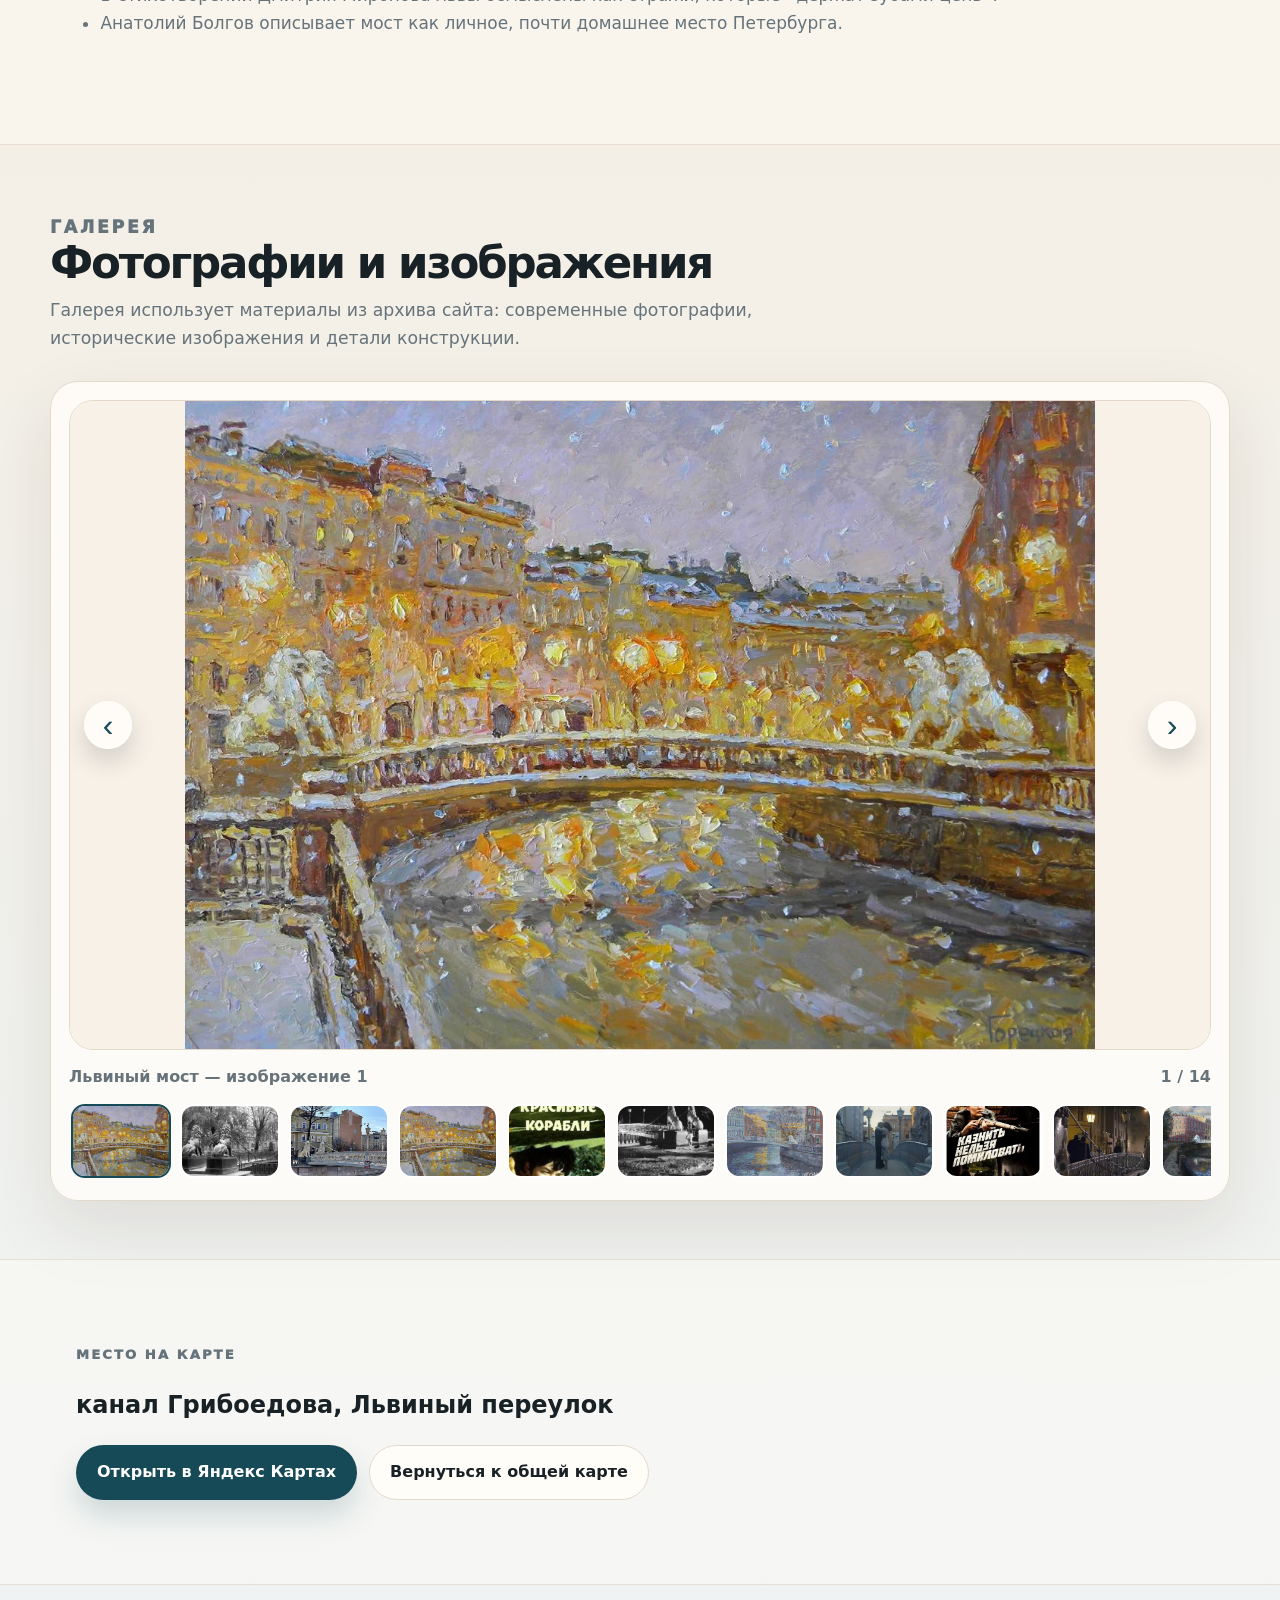
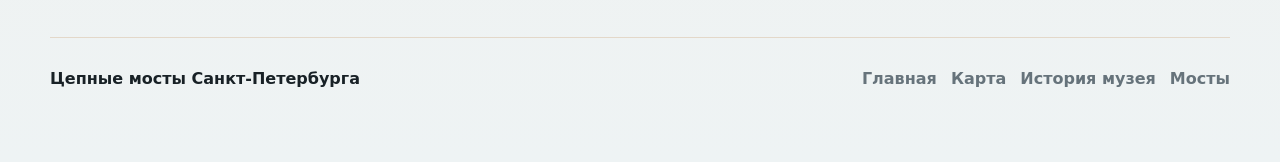
<file: bridge/lviny.html>
<!doctype html>
<html lang="ru">
<head>
<meta charset="utf-8">
<meta name="viewport" content="width=device-width, initial-scale=1">
<meta name="description" content="Пешеходный цепной мост в створе Львиного переулка и Малой Подьяческой улицы, знаменитый белыми чугунными львами. История, архитектура, модель в Музее мостов.">
<title>Львиный мост — цепные мосты Санкт-Петербурга</title>
<link rel="stylesheet" href="../assets/css/main.css">
<style>
  .more-info {
    margin-top: 1.5rem;
    transition: all 0.2s ease;
  }
  .more-info.hidden {
    display: none;
  }
  .more-btn {
    margin-top: 1rem;
  }
  .article blockquote {
    margin: 1rem 0;
    padding-left: 1rem;
    border-left: 4px solid var(--accent2);
    font-style: italic;
    color: var(--muted);
  }
  .article .source-list {
    margin-top: 1rem;
    font-size: 0.9rem;
  }
</style>
</head>
<body>
<div class="page-bg" aria-hidden="true"></div>
<header class="site-header" data-nav>
  <div class="container nav-shell">
    <a class="brand" href="../index.html" aria-label="На главную">
      <span class="brand-mark">ЦМ</span>
      <span class="brand-text"><strong>Цепные мосты</strong><small>Санкт-Петербург</small></span>
    </a>
    <button class="nav-toggle" type="button" aria-label="Открыть меню" aria-expanded="false"><span></span><span></span></button>
    <nav class="main-nav" aria-label="Главное меню">
      <a href="../index.html">Главная</a>
      <a href="../map.html">Карта</a>
      <a href="../museum.html">История музея</a>
      <div class="dropdown">
        <a class="drop-trigger is-active" href="../bridges.html">Мосты</a>
        <div class="dropdown-panel">
          <a href="../bridges.html"><b>Все мосты</b></a>
          <a href="../bridge/bankovsky.html">Банковский мост</a>
          <a href="../bridge/lviny.html">Львиный мост</a>
          <a href="../bridge/pochtamtsky.html">Почтамтский мост</a>
          <a href="../bridge/egipetsky.html">Египетский мост</a>
          <a href="../bridge/panteleymonovsky.html">Пантелеймоновский мост</a>
          <a href="../bridge/ekateringof.html">Цепной мост в Екатерингофском парке</a>
        </div>
      </div>
    </nav>
  </div>
</header>
<main>
<section class="page-hero">
  <div class="container breadcrumbs">
    <a href="../index.html">Главная</a><span>›</span>
    <a href="../bridges.html">Мосты</a><span>›</span>
    <span>Львиный мост</span>
  </div>
  <div class="container bridge-hero">
    <div>
      <p class="eyebrow">канал Грибоедова, Львиный переулок</p>
      <h1>Львиный мост</h1>
      <p class="lead">Пешеходный цепной мост, открытый 1 июля 1826 года, перекинут через канал Грибоедова в створе Львиного переулка и Малой Подьяческой улицы.</p>
      <div class="detail-grid">
        <div class="detail"><b>Период</b>1825–1826</div>
        <div class="detail"><b>Открыт</b>1 июля 1826</div>
        <div class="detail"><b>Состояние</b>сохранился; современное пролётное строение работает иначе, цепи сохраняют исторический образ</div>
        <div class="detail"><b>Где смотреть</b>канал Грибоедова, Львиный переулок</div>
      </div>
    </div>
    <figure><img src="../assets/images/124.jpg" alt="Львиный мост"></figure>
  </div>
</section>

<!-- ВСЕГДА ВИДИМЫЕ БЛОКИ -->
<section class="section">
  <div class="container article-grid">
    <article class="panel article">
      <p class="eyebrow">По карточке объекта</p>
      <h2>Кратко об объекте</h2>
      <p>Открыт 1 июля 1826 года. На данный момент является пешеходным, перекинут через канал Грибоедова в створе Львиного переулка и Малой Подьяческой улицы, соединяя Казанский и Спасский острова. Мост реставрировался 4 раза, но никогда кардинально не перестраивался. Декорирован чугунными фигурами львов, шестигранными фонарями посередине и ажурной чугунной решеткой.</p>
    </article>
    <aside class="panel article">
      <p class="eyebrow">Интересные факты из материалов</p>
      <ul>
        <li>Длина моста — 27,3 м, ширина — 2,9 м.</li>
        <li>Построен по проекту В. Треттера и В. А. Христиановича.</li>
        <li>Четыре фигуры львов выполнены по моделям скульптора П. П. Соколова.</li>
        <li>В 1838 году в берлинском Тиргартене появилась уменьшенная копия Львиного моста.</li>
      </ul>
    </aside>
  </div>
</section>

<!-- КНОПКА И СКРЫТЫЙ ПОЛНЫЙ ТЕКСТ СТАТЬИ -->
<div class="container">
  <button class="btn btn-secondary more-btn" type="button">Подробнее</button>
  <div class="more-info hidden">
    <article class="panel article" style="margin-top: 1.5rem;">
      <!-- ПОЛНАЯ СТАТЬЯ (из docx.html, без участников группы и лишних сносок) -->
      <p>В романтическом Санкт‑Петербурге мосты относят к архитектурным шедеврам, как неповторимые творения зодчих. А тем более, если мост этот содержит в своём оформлении символ могущества и воинской доблести, идеального стража – льва. Любовь петербуржцев ко львам стала известна всей стране после выхода фильма «Невероятные приключения итальянцев в России». Один герой, потеряв надежду найти клад, сказал, что в Петербурге львов больше, чем жителей.</p>
      <p>В эпоху высокого классицизма в Петербурге создаётся множество скульптурных изображений львов. Царь зверей не только стал воплощением хранителя города, но и являлся аллегорическим изображением величия Российской империи. Фигурами львов декорировались фасады зданий и сооружений, а в 1825‑1826 годах их изображения украсили и Львиный мост через канал Грибоедова. Традиция украшать городские пространства скульптурами этих хищников продолжалась и в последующие эпохи. Ярким примером тому служит Львиный мост, со дня открытия которого 1 июля 2026 года исполняется ровно 200 лет.</p>

      <h2>Историческая справка</h2>
      <h3>Проектирование и создание моста</h3>
      <p>Интенсивное развитие центра города стало главной причиной постройки пешеходных мостов. В начале 1820‑х годов существующие переправы не справлялись со своей задачей в полной мере. В начале XIX века в Санкт‑Петербурге был основан Институт Корпуса инженеров путей сообщения — первое высшее учебное заведение для строителей искусственных сооружений: мостов, дорог, труб и тоннелей. Благодаря преподавателям и выпускникам института была сформирована российская школа мостостроения, плодотворная деятельность которой привела к значительному усовершенствованию отечественных переправ и внедрению новых технологий в область мостостроения. Львиный мост был построен в 1825–1826 годах по проекту инженеров В. фон Треттера и В. А. Христиановича, принимавших активное участие в сооружении цепных переправ в Санкт‑Петербурге в период 1820‑х годов. Одновременно с Львиным мостом был создан аналогичный по конструкции мост — Банковский. В разное время употреблялись и другие наименования: Львиный пешеходный мост, Театральный пешеходный мост, Мариинский мост.</p>
      <p>Изначально построен в 1825–1826 годах по проекту инженеров В. Треттера и В. А. Христиановича как однопролетный висячий пешеходный мост. Деревянное пролетное строение моста было подвешено к цепям, перекинутым через литые чугунные квадраты, которые установлены на устоях и закреплены в их кладке. Строить специальные устои под легкие пешеходные мосты не представлялось целесообразным. Во время сооружения опор переправы была разобрана только забутовка набережной, что не повлияло на облик ее гранитной облицовки. В образовавшиеся колодцы опустили деревянный ростверк, к которому прикрепили концы цепей, а также болты, другие концы которых были прикреплены к чугунным плитам постаментов под фигурами львов. Пространство между ростверком и тротуаром набережной заполнили гранитным камнем, чем был создан контргруз цепям диаметром в 3,81 см, которые поддерживают пролет моста длиной около 20 м. Квадраты замаскировали фигурами львов, отлитыми по моделям скульптора П. П. Соколова на Александровском казенном чугунолитейном заводе в Петербурге и выкрашенными под белый мрамор.</p>
      <p>Как отмечает исследователь истории архитектуры А. Л. Пунин: «Красивый сильный зверь — не только украшение моста. Внутри него скрыта сложная конструкция из металлических стержней, поддерживающих цепи. Однако нельзя сказать, что фигура льва маскирует конструкцию. Напротив, она как бы показывает, раскрывает инженерную душу моста. Взгляните, как откинулась назад голова льва, как напряглись его мускулы, с каким усилием уперлись в устой моста его мощные лапы, — и вы сразу почувствуете, увидите всю игру сил в конструкции, удерживающей цепи моста. Львиный мост в Петербурге — это пример органического слияния инженерной конструкции и скульптуры».</p>

      <h3>Архитектура моста</h3>
      <p>Возведение цепных мостов в первой четверти XIX века было связано не только с развитием инженерных технологий, но и с целью сформировать более выразительный архитектурный ансамбль Петербурга. Львиный мост был спроектирован с учетом окружающей городской среды и стал важным элементом пространственной композиции Екатерининского канала (ныне канал Грибоедова). Его скульптурное оформление позволили переправе стать завершением выразительной перспективы набережной канала. В отличие от транспортных мостов с арочными пролетами, цепные переправы обладали более компактной и легкой конструкцией. Это позволяло уделять больше внимания новым формам и декоративным элементам. Четыре фигуры львов были выполнены по моделям скульптора П. П. Соколова. Чугунные скульптуры обладали не только декоративной, но и функциональной ролью. Они скрывали каркасы и пилоны, через которые пропускалась цепь моста, и металлические конструкции анкеровки, расположенные у устоев переправы. Этот прием стал отражением объединения инженерного дела и искусства.</p>

      <h3>Значение и сохранность</h3>
      <p>Львиный мост является одним из немногих сохранившихся пешеходных мостов первой четверти XIX века, первоначально построенных по цепной системе. Его облик формировался с учетом принципов классицизма, это видно по использованию скульптур, симметричному фасаду моста, использованию позолоты, пальметкам и розеткам на решетке и листьям аканта на фонарях. Сооружение включено в перечень объектов культурного наследия федерального значения. На данный момент мост является пешеходным. Перила моста чугунные художественного литья, рисунок представляет собой сетку из перекрещенных прямоугольных стержней, концы которых вверху и внизу соединены полукруглыми розетками. В середине моста в перильное ограждение вмонтированы два восьмигранных фонаря на чугунных торшерах. Мостовое полотно представляет из себя деревянный настил.</p>

      <h3>Модель Львиного моста</h3>
      <p>В Музее мостов представлена модель Львиного моста, выполненная в 1830‑е гг. в мастерских Института Корпуса инженеров путей сообщения в масштабе 1:56. Как и многие модели музея, она является памятником науки и техники. Ее легкость, миниатюрность и ювелирная работа поражают и сегодня специалистов и любителей истории. Скульптуры львов на модели позолочены, в то время как на самой переправе чугунные фигуры окрашены в белый цвет под мрамор. Точного ответа на вопрос, почему авторы модели позволили себе такую вольность, к сожалению, нет. Но многие считают, что в таком исполнении модель могла показаться более привлекательной и яркой. Сейчас находится в экспозиции Музея мостов (Мучной пер., д. 2) модель Львиного моста представлена среди других исторических миниатюр.</p>

      <h3>Берлинский Львиный мост</h3>
      <p>Создание в 1838 году паркового Львиного моста в Берлине по проекту немецкого архитектора Людвига Фердинанда Гессе подтверждает значимость этого проекта и указывает на распространение инженерных идей, разработанных в Петербурге, за пределы России. Постройка длиной 17,3 метра и шириной 2 метра выполнена по проекту немецкого архитектора Людвига Гессе. Этот мост стал первой висячей переправой в Берлине. На берлинской уменьшенной копии петербургского Львиного моста до сегодняшнего дня сохранились первоначальные деревянные перила и деревянное пролетное строение. Несмотря на общую композиционную схему, художественная трактовка скульптур заметно различается. Львы в Берлине выполнены в более натуралистической манере и ближе к реальному облику животного, тогда как фигуры в Петербурге имеют более условный и романтизированный характер, что придает им черты мифологических существ. Подобные различия могут быть связаны с различием художественных подходов в архитектуре и скульптуре первой половины XIX века.</p>

      <h2>Техническое описание Львиного моста</h2>
      <p>Львиный мост через канал Грибоедова располагается в створе Львиного переулка, соединяет Казанский и Спасский острова. Выдающийся памятник мостостроительной архитектуры первой четверти XIX века. Наряду с Банковским и Почтамтским мостами является одним из трех сохранившихся пешеходных изначально цепных мостов в Петербурге. При этом из всех трех только Почтамтский мост сегодня сохраняет статус полноценно действующего цепного сооружения. В ходе более поздних перестроек конструкция Львиного и Банковского моста сменилась с подвесной на балочную — сегодня цепи обладают лишь декоративной функцией. Длина моста 27,3 метра, ширина 2,9 метра.</p>

      <h3>Исторические изменения и реконструкции</h3>
      <ul>
        <li><strong>1838 год:</strong> Переправа, созданная по образцу Львиного моста длиной 17,3 метра и шириной 2 метра была возведена фирмой Borsig по проекту немецкого архитектора Л. Ф. Гессе на территории берлинского парка Большой Тиргартен, став первым висячим мостом в городе.</li>
        <li><strong>1882 год:</strong> На мосту были заменены все деревянные части, а чугунные литые перила — железными коваными, демонтированы фонари, находившиеся на середине моста. Правобережная набережная канала была поднята на один ряд гранитных камней, при этом были подняты и фигуры львов с пьедесталами и цепями, цвет фигур львов заменен на темный.</li>
        <li><strong>1948–1949 годы:</strong> По проекту инженера А. М. Яновского деревянные балки заменены металлическими с сохранением схемы висячего моста.</li>
        <li><strong>1951 год:</strong> При капитальном ремонте деревянные пролетные балки заменили стальными. С тех пор цепи выполняют сугубо декоративную функцию, а фактическую несущую нагрузку несут жесткие металлические балки (мост стал балочным).</li>
        <li><strong>1954 год:</strong> На мосту установили новое перильное ограждение и фонари, выполненные по первоначальному проекту, и восстановили белый цвет скульптур львов. Реставрационные работы по воссозданию ограждений моста, торшеров с фонарями и возобновлению первоначальной окраски по проекту архитектора А. Л. Ротача и техника Г. Ф. Перлиной производились специальными научно-реставрационными мастерскими управления по делам архитектуры.</li>
        <li><strong>1990–2000-е годы:</strong> По проекту ЗАО Институт Стройпроект взамен балок висячей конструкции установлено балочное пролетное строение с сохранением цепей и подвесок, которые нагрузку уже не несут и являются архитектурными элементами, воссоздающими исторический облик сооружения. Мост стал работать как балочный, а не как висячий.</li>
      </ul>

      <h2>Легенды и поверья</h2>
      <ul>
        <li>Беременной женщине всего лишь нужно прийти к мосту и посмотреть кто первым по нему пройдет, если мужчина, то будет мальчик, если женщина, то девочка.</li>
        <li>В народе Львиный мост прозвали «Мостом свиданий». В то время рядом с мостом находилось училище балерян, в котором они и проживали, а кавалеры приходили к нему ожидать своих возлюбленных с шампанским и цветами. А вот уже позднее молодые пары назначали тут друг другу свидания.</li>
        <li>Легенда очень простая, такие придания есть просто у каждой достопримечательности. Если у одного из львов потереть лапку, то все ваши желания сбудутся. Но лучше так не делать, чтобы сохранить памятник.</li>
      </ul>

      <h2>Источники</h2>
      <div class="source-list">
        <p>[1] Богданов Г. И. Мосты и набережные Санкт-Петербурга. – СПб: Издательский дом «Дескрипта», 2022. – 600 с.</p>
        <p>[2] Кочедамов В. И. Цепные мосты в Петербурге в первой четверти XIX века // Архитектурное наследие. – 1959. – №10. – С. 209‑220.</p>
        <p>[3] Пунин А. Л. Архитектура отечественных мостов. – Л.: Стройиздат, 1982. – 152 с.</p>
        <p>[4] Антонов Б. И. Мосты Санкт-Петербурга. – СПб.: Глагол, 2002. – 192 с.</p>
        <p>[5] Бунин М. С. Мосты Ленинграда. – Л.: Стройиздат, 1986. – 280 с.</p>
        <p>[6] Николаи Л. Ф. Краткие исторические данные о развитии мостового дела в России. – СПб.: Типография Ю. Н. Эрлихъ, 1898. – 119 с.</p>
        <p>[7] Новиков Ю. В. Мосты и набережные Ленинграда. – Л.: Лениздат, 1991. – 320 с.</p>
        <p>[8] Богданов Г. И., Козьмин Ю. Г., Ярохно В. И. Мосты Санкт-Петербурга в творческой деятельности инженеров путей сообщения (1810‑1830‑е гг.) // Петербургские чтения – 96. – СПб.: Русско-Балтийский информационный центр БЛИЦ, 1996. – С. 283‑286.</p>
        <p>[9] Щусев П. В. Мосты и их архитектура. – М.: Государственное издательство литературы по строительству и архитектуре, 1953. – 361 с.</p>
        <p>[10] https://peterburg.center/maps/lvinyy-most.html</p>
        <p>[11] https://www.tarispb.ru/blog/cnt/peterburgskaya-shpargalka-otkuda-v-peterburge-tak-mnogo-lvov</p>
        <p>[12] https://mostotrest-spb.ru/bridges/lvinyj</p>
        <p>[13] https://4traveler.me/travel/sankt-peterburg/lvinyy-most-v-sankt-peterburge</p>
        <p>[14] https://www.spb-guide.ru/lvinyj-most.htm</p>
        <p>[15] https://alkopona.livejournal.com/69654.html</p>
        <p>[16] Пунин А. Л. Повесть о ленинградских мостах. – Л.: Лениздат, 1971. – 192 с.</p>
      </div>
      <p style="margin-top: 1rem; font-style: italic;">© На основе исторических и технических исследований. Полная версия статьи открывается по кнопке.</p>
    </article>
  </div>
</div>

<!-- РАЗДЕЛ КУЛЬТУРА И ТЕКСТЫ (оставляем видимым) -->
<section class="section section-soft">
  <div class="container article">
    <p class="eyebrow">Культура и тексты</p>
    <h2>Литературный слой</h2>
    <ul>
      <li>Владимир Иванов посвятил Львиному и Банковскому мостикам стихотворение, где вспоминаются проектанты и скульптор.</li>
      <li>В стихотворении Дмитрия Миронова львы осмыслены как стражи, которые «держат зубами цепь».</li>
      <li>Анатолий Болгов описывает мост как личное, почти домашнее место Петербурга.</li>
    </ul>
  </div>
</section>

<!-- ГАЛЕРЕЯ (без изменений) -->
<section class="section">
  <div class="container section-title">
    <div>
      <p class="eyebrow">Галерея</p>
      <h2>Фотографии и изображения</h2>
      <p>Галерея использует материалы из архива сайта: современные фотографии, исторические изображения и детали конструкции.</p>
    </div>
  </div>
  <div class="container">
    <div class="gallery-shell" data-title="Львиный мост" data-gallery='["../assets/images/lviny-02-image6.webp", "../assets/images/card-illustrations/lviny-historical.webp", "../assets/images/lviny-01-image1.webp", "../assets/images/lviny-02-image6.webp", "../assets/images/lviny-03-image1.webp", "../assets/images/lviny-04-image10.webp", "../assets/images/lviny-05-image11.webp", "../assets/images/lviny-06-image12.webp", "../assets/images/lviny-07-image13.webp", "../assets/images/lviny-08-image14.webp", "../assets/images/lviny-09-image15.webp", "../assets/images/lviny-10-image16.webp", "../assets/images/lviny-11-image17.webp", "../assets/images/lviny-12-image18.webp"]' tabindex="0">
      <div class="gallery-view">
        <button class="gallery-btn prev" type="button" data-prev aria-label="Предыдущее изображение">‹</button>
        <img data-gallery-main src="../assets/images/lviny-02-image6.webp" alt="Львиный мост">
        <button class="gallery-btn next" type="button" data-next aria-label="Следующее изображение">›</button>
      </div>
      <div class="gallery-caption">
        <span>Львиный мост</span>
        <span data-gallery-counter></span>
      </div>
      <div class="thumbs" data-gallery-thumbs></div>
    </div>
  </div>
</section>

<section class="section section-soft">
  <div class="container location-card">
    <p class="eyebrow">Место на карте</p>
    <h2>канал Грибоедова, Львиный переулок</h2>
    <div class="button-row">
      <a class="btn btn-primary" href="https://yandex.ru/maps/?ll=30.2979%2C59.9285&z=16&mode=search&text=Львиный мост" target="_blank" rel="noopener">Открыть в Яндекс Картах</a>
      <a class="btn btn-secondary" href="../map.html">Вернуться к общей карте</a>
    </div>
  </div>
</section>
</main>
<footer class="site-footer">
  <div class="container footer-shell">
    <div><strong>Цепные мосты Санкт-Петербурга</strong></div>
    <div class="footer-links">
      <a href="../index.html">Главная</a>
      <a href="../map.html">Карта</a>
      <a href="../museum.html">История музея</a>
      <a href="../bridges.html">Мосты</a>
    </div>
  </div>
</footer>
<script src="../assets/js/main.js"></script>
<script>
  (function() {
    const btn = document.querySelector('.more-btn');
    const info = document.querySelector('.more-info');
    if (btn && info) {
      btn.addEventListener('click', function() {
        info.classList.toggle('hidden');
        btn.textContent = info.classList.contains('hidden') ? 'Подробнее' : 'Скрыть';
      });
    }
  })();
</script>
</body>
</html>
</file>
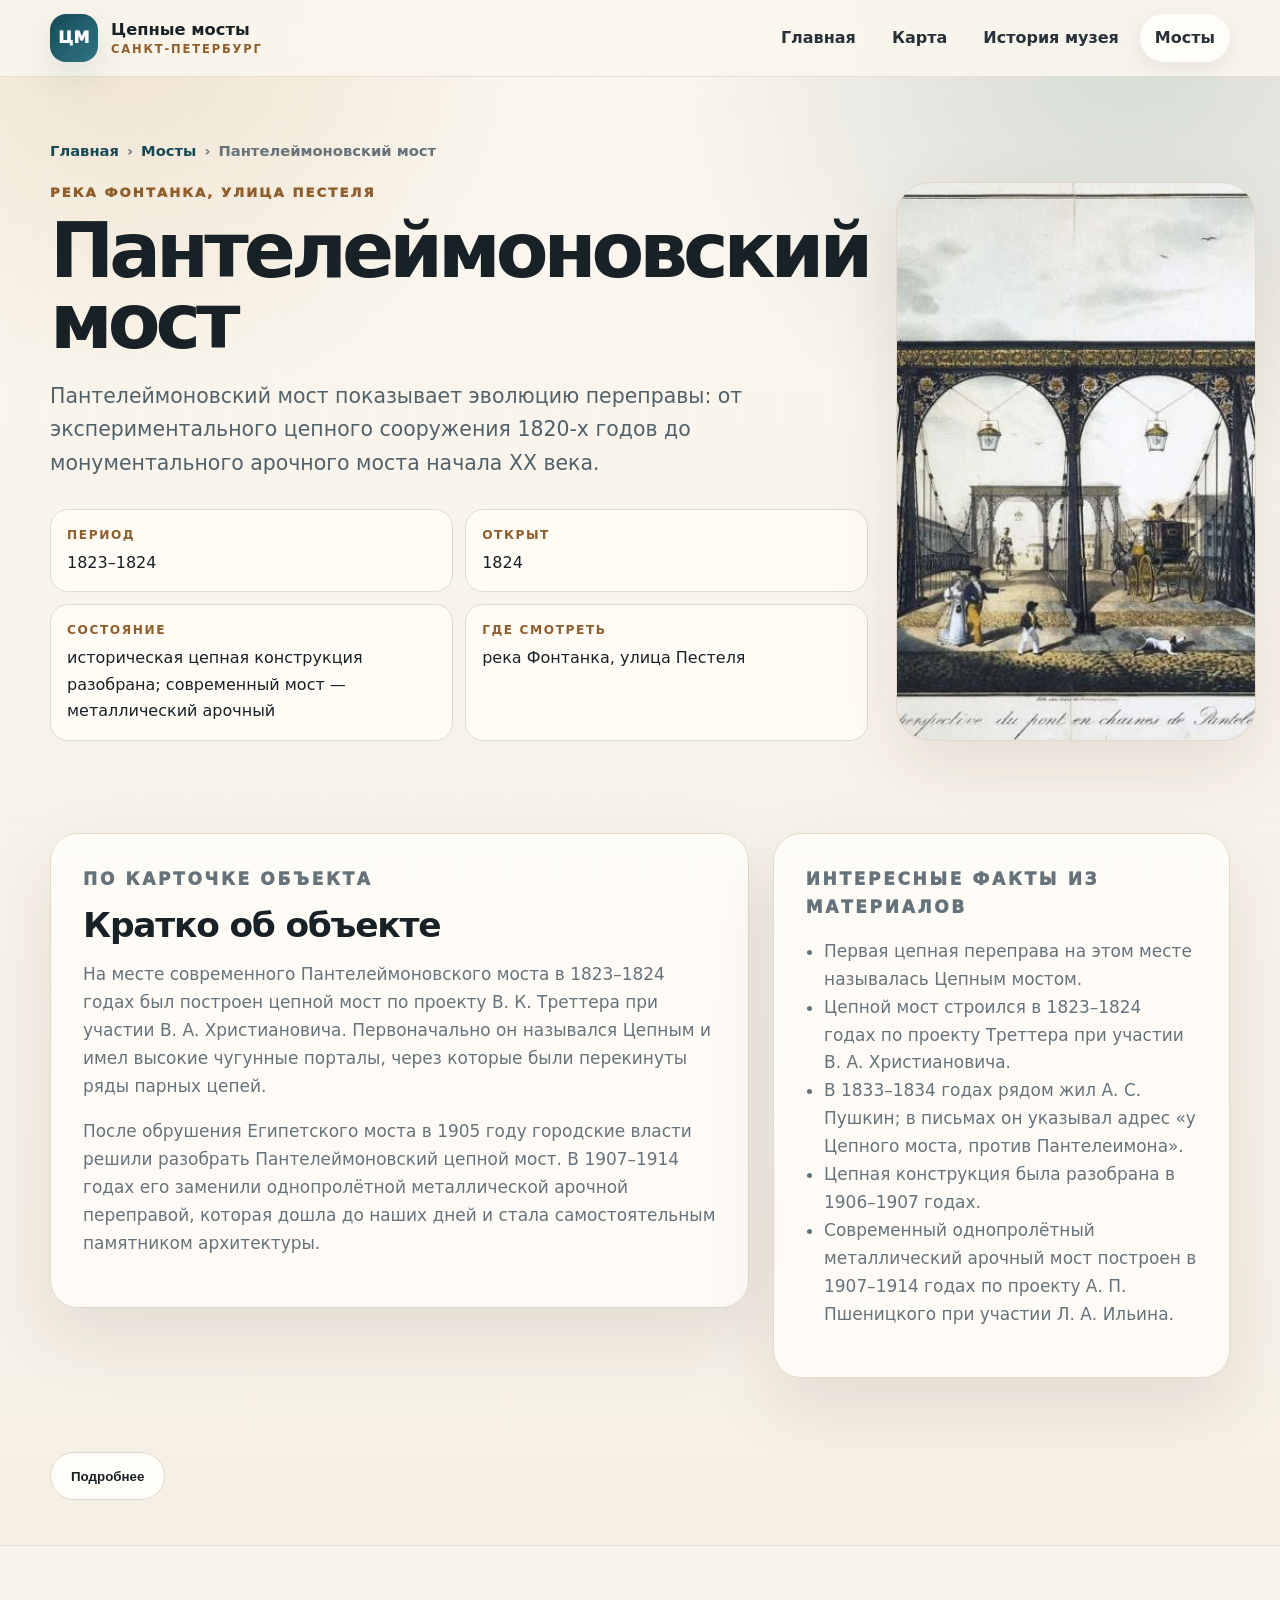
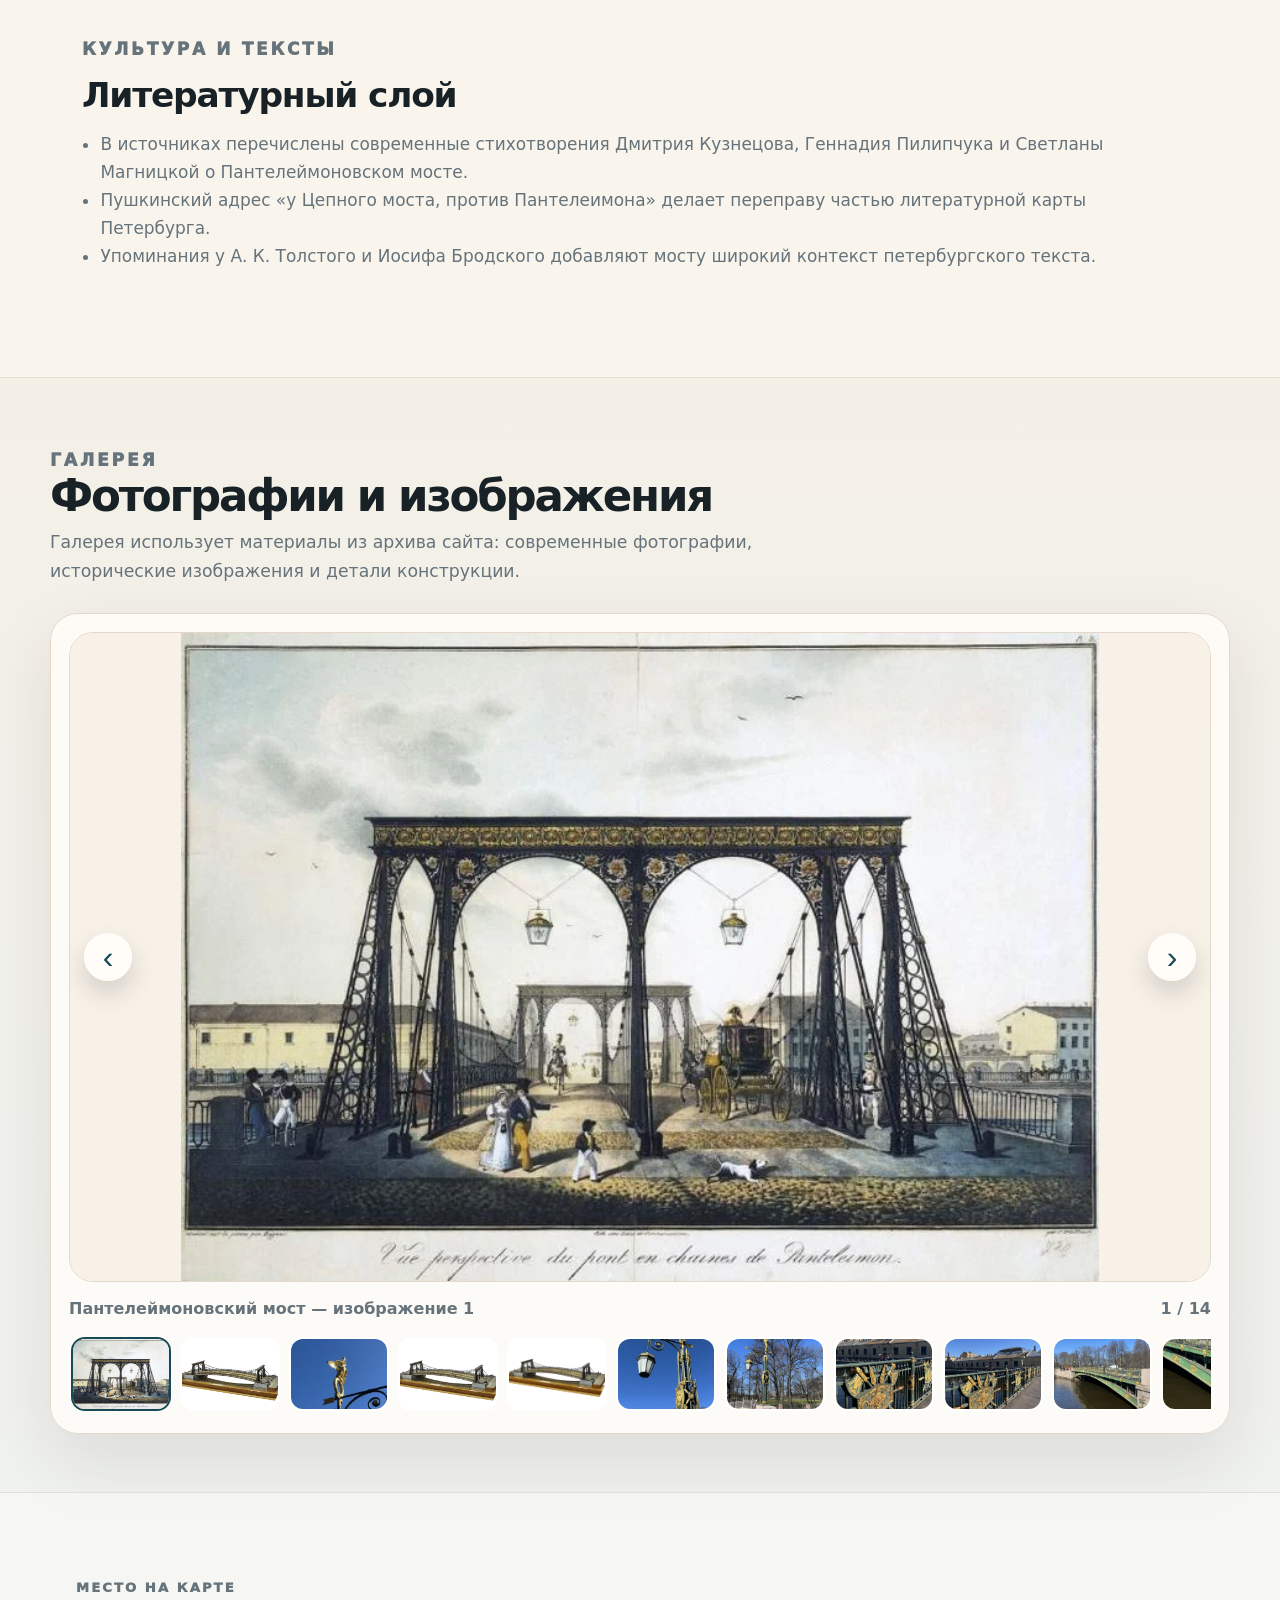
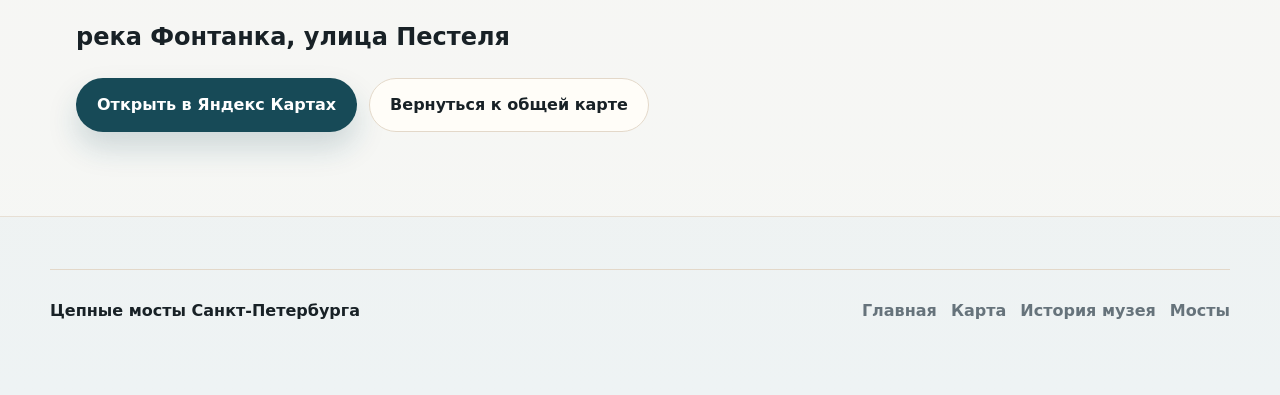
<file: bridge/panteleymonovsky.html>
<!doctype html>
<html lang="ru">
<head>
<meta charset="utf-8">
<meta name="viewport" content="width=device-width, initial-scale=1">
<meta name="description" content="Пантелеймоновский мост – от экспериментального цепного сооружения 1820-х годов до монументального арочного моста начала XX века. История, технические данные, модель в Музее мостов.">
<title>Пантелеймоновский мост — цепные мосты Санкт-Петербурга</title>
<link rel="stylesheet" href="../assets/css/main.css">
<style>
  .more-info {
    margin-top: 1.5rem;
    transition: all 0.2s ease;
  }
  .more-info.hidden {
    display: none;
  }
  .more-btn {
    margin-top: 1rem;
  }
  .article .source-list {
    font-size: 0.9rem;
    margin-top: 1rem;
  }
  .article img {
    max-width: 100%;
    height: auto;
    margin: 1rem 0;
    border-radius: 12px;
    border: 1px solid var(--line);
  }
</style>
</head>
<body>
<div class="page-bg" aria-hidden="true"></div>
<header class="site-header" data-nav>
  <div class="container nav-shell">
    <a class="brand" href="../index.html" aria-label="На главную">
      <span class="brand-mark">ЦМ</span>
      <span class="brand-text"><strong>Цепные мосты</strong><small>Санкт-Петербург</small></span>
    </a>
    <button class="nav-toggle" type="button" aria-label="Открыть меню" aria-expanded="false"><span></span><span></span></button>
    <nav class="main-nav" aria-label="Главное меню">
      <a href="../index.html">Главная</a>
      <a href="../map.html">Карта</a>
      <a href="../museum.html">История музея</a>
      <div class="dropdown">
        <a class="drop-trigger is-active" href="../bridges.html">Мосты</a>
        <div class="dropdown-panel">
          <a href="../bridges.html"><b>Все мосты</b></a>
          <a href="../bridge/bankovsky.html">Банковский мост</a>
          <a href="../bridge/lviny.html">Львиный мост</a>
          <a href="../bridge/pochtamtsky.html">Почтамтский мост</a>
          <a href="../bridge/egipetsky.html">Египетский мост</a>
          <a href="../bridge/panteleymonovsky.html">Пантелеймоновский мост</a>
          <a href="../bridge/ekateringof.html">Цепной мост в Екатерингофском парке</a>
        </div>
      </div>
    </nav>
  </div>
</header>
<main>
<section class="page-hero">
  <div class="container breadcrumbs">
    <a href="../index.html">Главная</a><span>›</span>
    <a href="../bridges.html">Мосты</a><span>›</span>
    <span>Пантелеймоновский мост</span>
  </div>
  <div class="container bridge-hero">
    <div>
      <p class="eyebrow">река Фонтанка, улица Пестеля</p>
      <h1>Пантелеймоновский мост</h1>
      <p class="lead">Пантелеймоновский мост показывает эволюцию переправы: от экспериментального цепного сооружения 1820-х годов до монументального арочного моста начала XX века.</p>
      <div class="detail-grid">
        <div class="detail"><b>Период</b>1823–1824</div>
        <div class="detail"><b>Открыт</b>1824</div>
        <div class="detail"><b>Состояние</b>историческая цепная конструкция разобрана; современный мост — металлический арочный</div>
        <div class="detail"><b>Где смотреть</b>река Фонтанка, улица Пестеля</div>
      </div>
    </div>
    <figure><img src="../assets/images/card-illustrations/panteleymonovsky-main.webp" alt="Пантелеймоновский мост"></figure>
  </div>
</section>

<!-- ВСЕГДА ВИДИМЫЕ БЛОКИ -->
<section class="section">
  <div class="container article-grid">
    <article class="panel article">
      <p class="eyebrow">По карточке объекта</p>
      <h2>Кратко об объекте</h2>
      <p>На месте современного Пантелеймоновского моста в 1823–1824 годах был построен цепной мост по проекту В. К. Треттера при участии В. А. Христиановича. Первоначально он назывался Цепным и имел высокие чугунные порталы, через которые были перекинуты ряды парных цепей.</p>
      <p>После обрушения Египетского моста в 1905 году городские власти решили разобрать Пантелеймоновский цепной мост. В 1907–1914 годах его заменили однопролётной металлической арочной переправой, которая дошла до наших дней и стала самостоятельным памятником архитектуры.</p>
    </article>
    <aside class="panel article">
      <p class="eyebrow">Интересные факты из материалов</p>
      <ul>
        <li>Первая цепная переправа на этом месте называлась Цепным мостом.</li>
        <li>Цепной мост строился в 1823–1824 годах по проекту Треттера при участии В. А. Христиановича.</li>
        <li>В 1833–1834 годах рядом жил А. С. Пушкин; в письмах он указывал адрес «у Цепного моста, против Пантелеимона».</li>
        <li>Цепная конструкция была разобрана в 1906–1907 годах.</li>
        <li>Современный однопролётный металлический арочный мост построен в 1907–1914 годах по проекту А. П. Пшеницкого при участии Л. А. Ильина.</li>
      </ul>
    </aside>
  </div>
</section>

<!-- КНОПКА И СКРЫТЫЙ ПОЛНЫЙ ТЕКСТ СТАТЬИ -->
<div class="container">
  <button class="btn btn-secondary more-btn" type="button">Подробнее</button>
  <div class="more-info hidden">
    <article class="panel article" style="margin-top: 1.5rem;">
      <!-- ПОЛНАЯ СТАТЬЯ (из docx.html) -->
      <h1>Пантелеймоновский мост в Санкт-Петербурге</h1>
      <p>Пантелеймоновский мост (в разные годы называвшийся Цепным, мостом Пестеля и Гангутским) является одним из самых поэтичных и драматичных сооружений Санкт-Петербурга. Его история — это наглядная иллюстрация эволюции мостостроения: от экспериментального цепного висячего сооружения первой четверти XIX века до изящного арочного моста, которым мы можем любоваться сегодня.</p>

      <h2>Историческая справка</h2>
      <h3>Что было до Пантелеймоновского моста?</h3>
      <p>История переправы в створе современной улицы Пестеля (бывшей Пантелеймоновской) восходит к эпохе Петра I. В 1725–1726 годах здесь был построен деревянный мост-акведук по проекту инженера Г. ван Болеса. Он служил для подачи воды по деревянным трубам в фонтаны Летнего сада. В 1748–1749 годах его заменили новым сооружением в стиле барокко по проекту архитектора Ф.-Б. Растрелли, однако после разрушительного наводнения 1777 года, уничтожившего фонтаны, акведук был разобран.</p>

      <h3>Цепной мост (1823–1824)</h3>
      <p>В начале XIX века, в связи с реконструкцией Марсова поля и окружающих территорий, возникла необходимость в новой переправе. В этот период в России началось увлечение висячими конструкциями. Инициатором применения цепных мостов выступил инженер путей сообщения В. К. Треттер (Вильгельм фон Треттер). В апреле 1823 года он подал записку о преимуществах таких конструкций и необходимости испытания отечественного железа. Строительство первого в Петербурге цепного моста велось в 1823–1824 годах по проекту Треттера при участии инженера В. А. Христиановича. Мост был торжественно открыт в 1824 году и первоначально назывался Цепным.</p>
      <p>Конструкция была уникальна для своего времени. Мост опирался на массивные каменные устои, на которых возвышались два высоких чугунных портала. Через эти порталы перекидывалось пять рядов парных цепей, поддерживающих деревянное полотно проезжей части. Пилоны (порталы) не только несли нагрузку, но и служили богатым архитектурным украшением: они состояли из пяти чугунных колонн с ажурными ребрами жесткости.</p>

      <h3>Переименование моста</h3>
      <p>В 1833–1834 годах неподалеку от этого моста, на Пантелеймоновской улице, жил А. С. Пушкин. В письмах жене он указывал адрес: «В Санкт-Петербурге, у Цепного моста, против Пантелеимона, в доме Оливье». Это свидетельство навсегда связало имя поэта с историей сооружения.</p>

      <h3>Разрушение и замена (1906–1914)</h3>
      <p>Пантелеймоновский мост прослужил 83 года. В 1905 году произошла катастрофа — обрушился аналогичный по конструкции Египетский мост через Фонтанку (причиной стали усталость металла и отсутствие должного ремонта). Это событие вызвало недоверие к надежности цепных систем. Опасаясь повторения трагедии, городские власти приняли решение разобрать Пантелеймоновский мост, что и было сделано в 1906–1907 годах.</p>
      <p>В 1907–1914 годах на месте разобранного цепного сооружения по проекту инженера А. П. Пшеницкого и при участии архитектора Л. А. Ильина был возведен новый однопролетный металлический арочный мост. Именно в этом виде переправа дошла до наших дней.</p>

      <h2>Технические данные</h2>
      <h3>Цепной мост (1824–1907)</h3>
      <ul>
        <li><strong>Тип конструкции:</strong> висячий (цепной), с чугунными порталами.</li>
        <li><strong>Длина:</strong> точных данных нет; у современного аналога — 43 м.</li>
        <li><strong>Ширина:</strong> две полосы для экипажей + два тротуара по 1,5 м [1].</li>
        <li><strong>Несущая система:</strong> 5 рядов парных цепей, перекинутых через порталы.</li>
      </ul>
      <h3>Современный мост (построен в 1914 г.)</h3>
      <ul>
        <li><strong>Тип конструкции:</strong> однопролётный металлический арочный (с 2 шарнирами в арках).</li>
        <li><strong>Общая длина:</strong> 43 м.</li>
        <li><strong>Ширина:</strong> 23,4–23,7 м.</li>
        <li><strong>Устои:</strong> массивные, каменные, облицованы гранитом, на свайном основании [3].</li>
        <li><strong>Ограждение:</strong> чугунные литые решётки с военной атрибутикой (копья, топорики, щиты).</li>
        <li><strong>Освещение:</strong> торшеры в виде пучков копий (восстановлены в 1953 г. арх. А. Л. Ротачем).</li>
      </ul>

      <h2>Современный вид сооружения</h2>
      <p>Сегодня Пантелеймоновский мост — это не только транспортная артерия, но и выдающийся памятник архитектуры. Его облик выдержан в стиле неоклассицизма, характерном для начала XX века. Главные художественные достоинства современного моста — его ограждения и освещение. Чугунные перила состоят из повторяющихся секций с изображением перевитых лент, копий и топориков, символизирующих воинскую доблесть (что отсылает к расположенному рядом Павловскому (Инженерному) замку). Центральную часть украшают торшеры-светильники, выполненные в виде высоких пучков копий, перевитых лавровыми венками.</p>
      <p>В 2001–2002 годах была проведена масштабная реставрация, вернувшая мосту первоначальный блеск. В рамках программы «Сияющий город» в 2000 году была создана архитектурная подсветка, подчеркивающая легкость арок и изящество чугунного литья.</p>

      <h2>Иллюстрации</h2>
      <p>В контексте вашего проекта можно выделить несколько ключевых изображений, относящихся к мосту:</p>
      <p><strong>Картина К. П. Беггрова (Эрмитаж):</strong> «Вид Цепного Пантелеймоновского моста через Фонтанку». Это ценнейшее изобразительное свидетельство того, как выглядел первый цепной мост в 1820-х годах. На картине изображена ажурная конструкция, пилоны и повседневная жизнь города того времени.</p>
      <p><strong>Литографии В. фон Треттера:</strong> Инженер Треттер не только строил мосты, но и основал первую в России литографическую мастерскую. В альбоме с описанием мостов (G. de Treitteur Description des ponts...) содержатся детальные чертежи и виды конструкций.</p>
      <p><strong>Современная графика:</strong> Художник Евгений Ладыгин в 2025 году создал работу «Мостовые решетки СПб №3. Пантелеймоновский мост» (тушь), запечатлев характерный узор чугунных перил.</p>
      <p><strong>Фотографии Мостотреста:</strong> На официальном сайте Mostotrest представлены современные фотографии моста, включая детали торшеров-копий и архитектурную подсветку.</p>

      <h2>Стихи про мост</h2>
      <p>В отличие от Банковского или Львиного мостов, Пантелеймоновский редко становился самостоятельным героем стихов, однако он прочно вошел в «петербургский текст» благодаря Пушкину. Строчки поэта из письма к жене стали своеобразным «литературным памятником» переправе. Поэтическое описание моста часто встречается в краеведческих эссе и современных стихах, посвященных Фонтанке и Летнему саду. В них подчеркивается контраст между его изначальной «воздушной» цепной конструкцией (утраченной) и нынешней каменной монументальностью, а также связь с пушкинской эпохой.</p>

      <h2>Модель с сайта Музея мостов</h2>
      <p>Центральный музей железнодорожного транспорта РФ (филиал «Музей мостов», адрес: Мучной пер., 2) хранит уникальный экспонат, имеющий статус памятника науки и техники. Это модель цепного Пантелеймоновского моста, выполненная в мастерских Института Корпуса инженеров путей сообщения в 1830-е годы в масштабе 1:28 [1].</p>
      <p><strong>Особенности экспоната:</strong></p>
      <ol>
        <li><strong>Аутентичность:</strong> модель была изготовлена практически сразу после постройки реального моста (в 1824 г.), что делает ее точным источником знаний о конструкции Треттера и Христиановича.</li>
        <li><strong>Детализация:</strong> она наглядно демонстрирует конструктивные особенности первого цепного моста: чугунные порталы-пилоны, систему парных цепей, расположение тросов и деревянное полотно проезжей части.</li>
        <li><strong>Экспонирование:</strong> модель является одной из жемчужин коллекции. В 2021 году она была представлена на выставке «Честь тебе, искусный зодчий!», приуроченной к 195-летию петербургских цепных мостов.</li>
        <li><strong>Значение:</strong> поскольку оригинальный цепной мост был разобран в 1907 году, эта модель (наряду с картиной Беггрова) служит главным материальным свидетельством того, как выглядел первый Пантелеймоновский мост в XIX веке.</li>
      </ol>

      <h2>Список источников</h2>
      <div class="source-list">
        <p>1. СПб ГБУ «Мостотрест». Пантелеймоновский мост: историческая справка. [Электронный ресурс, дата обращения 22.04.26]. https://mostotrest-spb.ru/bridges/pantelejmonovskij</p>
        <p>2. Энциклопедия Санкт-Петербурга. Пантелеймоновский мост. [Электронный ресурс, дата обращения 22.04.26]. https://encspb.ru/object/2804006374</p>
        <p>3. Кочедамов В. И. Мосты Ленинграда. — Л.: Искусство, 1958.</p>
        <p>4. Бунин М. С. Мосты Ленинграда. Очерки истории и архитектуры. — Л.: Стройиздат, 1986.</p>
        <p>5. Пунин А. Л. Повесть о ленинградских мостах. — Л.: Лениздат, 1971.</p>
        <p>6. Треттер В. фон. Описание цепных мостов (Description des ponts suspendus...). — СПб., 1825.</p>
        <p>7. Ахматова А., Бродский И., Кушнер А. Антология петербургской поэзии (цитируемые фрагменты).</p>
        <p>8. Бенуа А. Н. Мои воспоминания. — М.: Наука, 1980.</p>
      </div>
      <p style="margin-top: 1rem; font-style: italic;">© На основе исторических и технических исследований. Полная версия статьи открывается по кнопке.</p>
    </article>
  </div>
</div>

<!-- РАЗДЕЛ КУЛЬТУРА И ТЕКСТЫ (оставляем видимым) -->
<section class="section section-soft">
  <div class="container article">
    <p class="eyebrow">Культура и тексты</p>
    <h2>Литературный слой</h2>
    <ul>
      <li>В источниках перечислены современные стихотворения Дмитрия Кузнецова, Геннадия Пилипчука и Светланы Магницкой о Пантелеймоновском мосте.</li>
      <li>Пушкинский адрес «у Цепного моста, против Пантелеимона» делает переправу частью литературной карты Петербурга.</li>
      <li>Упоминания у А. К. Толстого и Иосифа Бродского добавляют мосту широкий контекст петербургского текста.</li>
    </ul>
  </div>
</section>

<!-- ГАЛЕРЕЯ (без изменений) -->
<section class="section">
  <div class="container section-title">
    <div>
      <p class="eyebrow">Галерея</p>
      <h2>Фотографии и изображения</h2>
      <p>Галерея использует материалы из архива сайта: современные фотографии, исторические изображения и детали конструкции.</p>
    </div>
  </div>
  <div class="container">
    <div class="gallery-shell" data-title="Пантелеймоновский мост" data-gallery='["../assets/images/card-illustrations/panteleymonovsky-main.webp", "../assets/images/card-illustrations/panteleymonovsky-model.webp", "../assets/images/panteleymonovsky-01-img-9193.webp", "../assets/images/panteleymonovsky-02-bez-nazvaniya.webp", "../assets/images/panteleymonovsky-03-image10.webp", "../assets/images/panteleymonovsky-04-img-9188.webp", "../assets/images/panteleymonovsky-05-img-9189.webp", "../assets/images/panteleymonovsky-06-img-9190.webp", "../assets/images/panteleymonovsky-07-img-9191.webp", "../assets/images/panteleymonovsky-08-img-9195.webp", "../assets/images/panteleymonovsky-09-img-9196.webp", "../assets/images/panteleymonovsky-10-img-9197.webp", "../assets/images/panteleymonovsky-11-img-9199.webp", "../assets/images/panteleymonovsky-12-img-9200-1.webp"]' tabindex="0">
      <div class="gallery-view">
        <button class="gallery-btn prev" type="button" data-prev aria-label="Предыдущее изображение">‹</button>
        <img data-gallery-main src="../assets/images/card-illustrations/panteleymonovsky-main.webp" alt="Пантелеймоновский мост">
        <button class="gallery-btn next" type="button" data-next aria-label="Следующее изображение">›</button>
      </div>
      <div class="gallery-caption">
        <span>Пантелеймоновский мост</span>
        <span data-gallery-counter></span>
      </div>
      <div class="thumbs" data-gallery-thumbs></div>
    </div>
  </div>
</section>

<section class="section section-soft">
  <div class="container location-card">
    <p class="eyebrow">Место на карте</p>
    <h2>река Фонтанка, улица Пестеля</h2>
    <div class="button-row">
      <a class="btn btn-primary" href="https://yandex.ru/maps/?ll=30.3423%2C59.9458&z=16&mode=search&text=Пантелеймоновский мост" target="_blank" rel="noopener">Открыть в Яндекс Картах</a>
      <a class="btn btn-secondary" href="../map.html">Вернуться к общей карте</a>
    </div>
  </div>
</section>
</main>
<footer class="site-footer">
  <div class="container footer-shell">
    <div><strong>Цепные мосты Санкт-Петербурга</strong></div>
    <div class="footer-links">
      <a href="../index.html">Главная</a>
      <a href="../map.html">Карта</a>
      <a href="../museum.html">История музея</a>
      <a href="../bridges.html">Мосты</a>
    </div>
  </div>
</footer>
<script src="../assets/js/main.js"></script>
<script>
  (function() {
    const btn = document.querySelector('.more-btn');
    const info = document.querySelector('.more-info');
    if (btn && info) {
      btn.addEventListener('click', function() {
        info.classList.toggle('hidden');
        btn.textContent = info.classList.contains('hidden') ? 'Подробнее' : 'Скрыть';
      });
    }
  })();
</script>
</body>
</html>
</file>
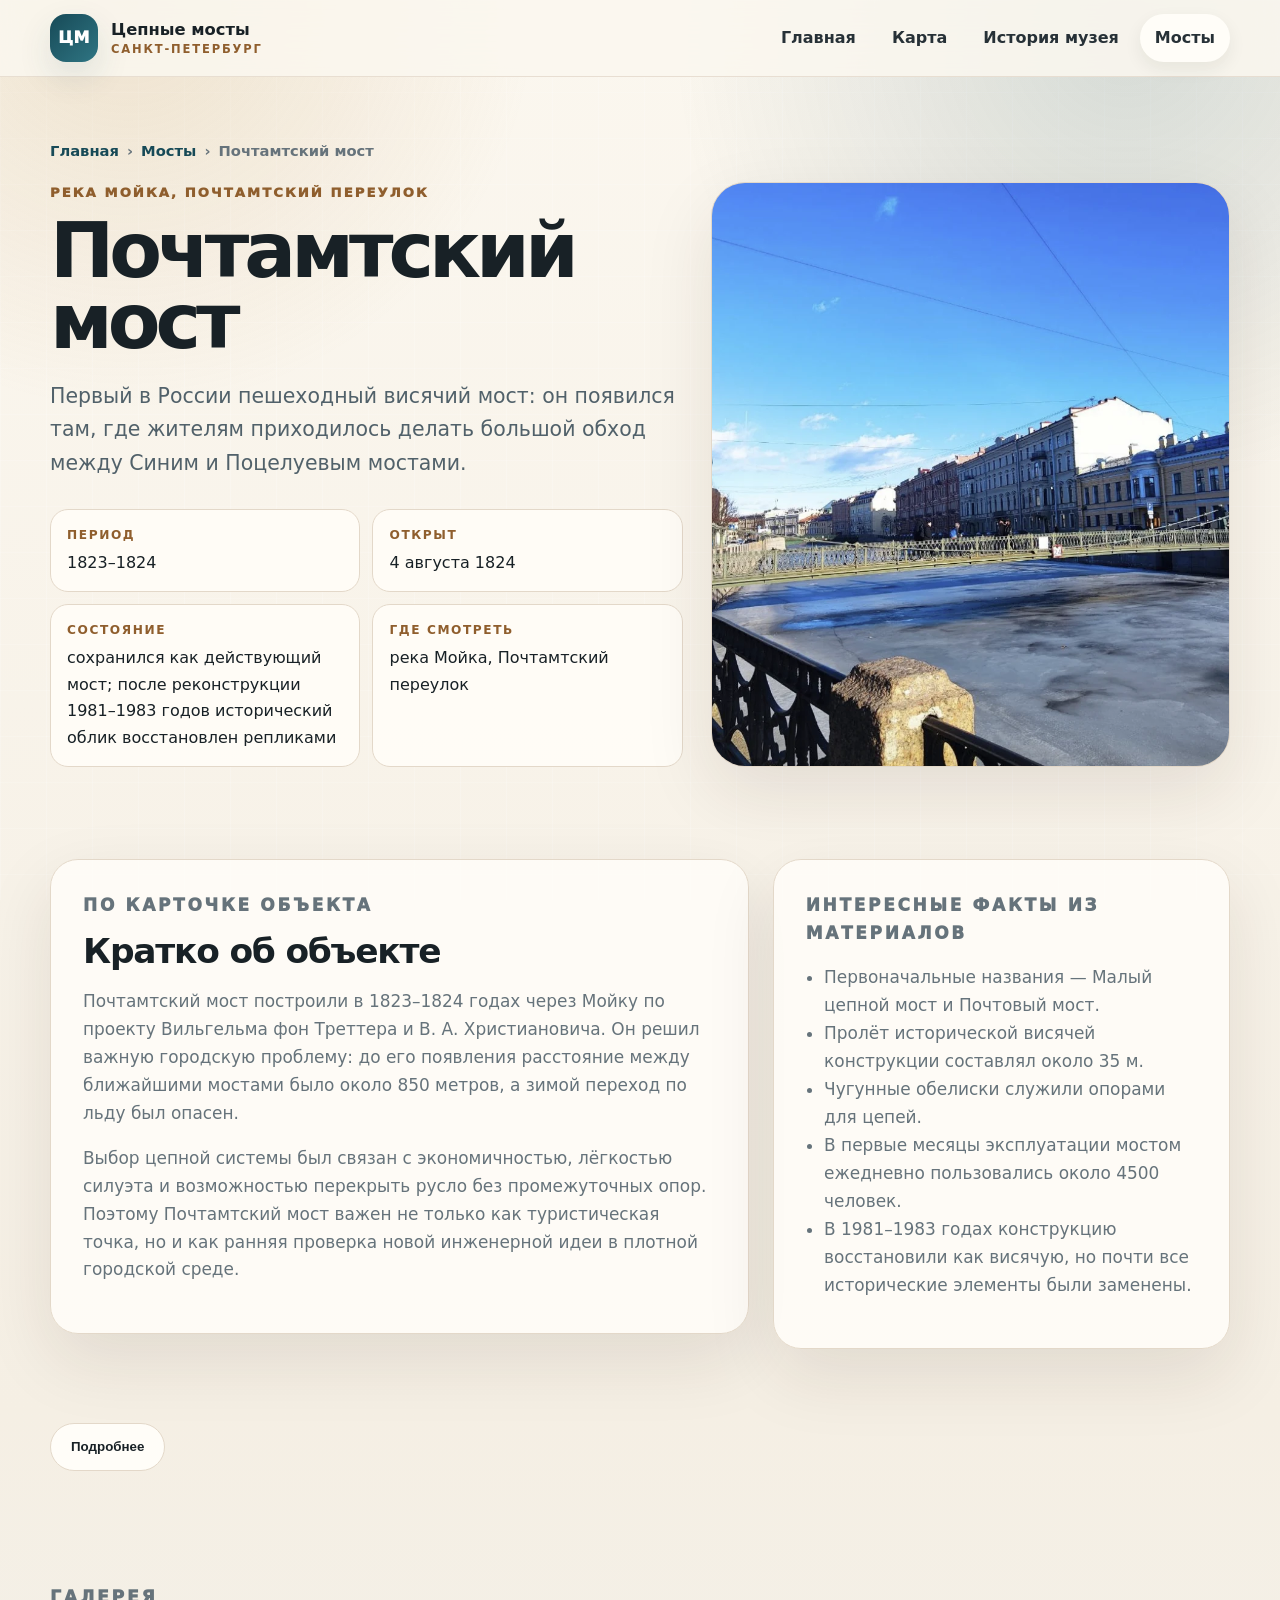
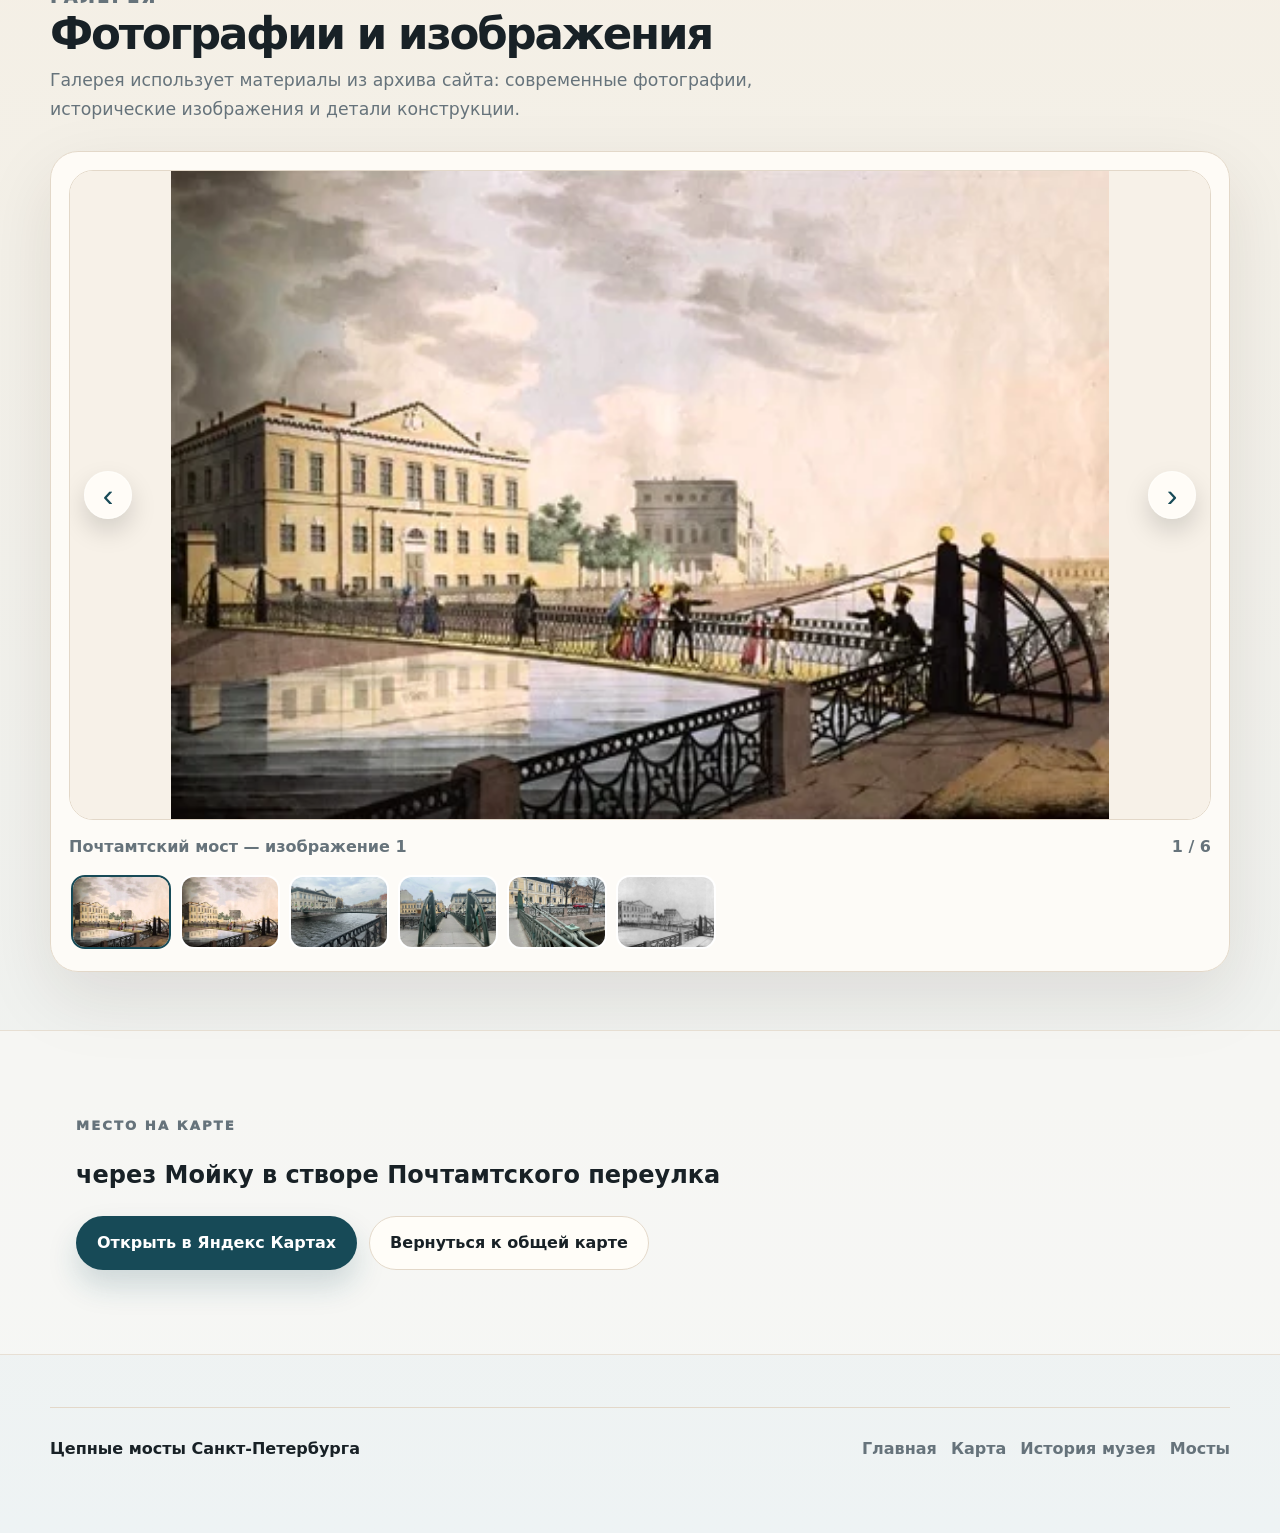
<file: bridge/pochtamtsky.html>
<!doctype html>
<html lang="ru">
<head>
<meta charset="utf-8">
<meta name="viewport" content="width=device-width, initial-scale=1">
<meta name="description" content="Почтамтский мост – первый в России пешеходный цепной мост, построенный в 1823–1824 годах по проекту В. фон Треттера. История, конструкция, реставрации.">
<title>Почтамтский мост — цепные мосты Санкт-Петербурга</title>
<link rel="stylesheet" href="../assets/css/main.css">
<style>
  .more-info {
    margin-top: 1.5rem;
    transition: all 0.2s ease;
  }
  .more-info.hidden {
    display: none;
  }
  .more-btn {
    margin-top: 1rem;
  }
  .article table {
    width: 100%;
    border-collapse: collapse;
    margin: 1rem 0;
  }
  .article th, .article td {
    border: 1px solid var(--line);
    padding: 8px;
    vertical-align: top;
  }
  .article th {
    background: var(--surface2);
    font-weight: 700;
  }
  .article .source-list {
    font-size: 0.9rem;
    margin-top: 1rem;
  }
  .article blockquote {
    margin: 1rem 0;
    padding-left: 1rem;
    border-left: 4px solid var(--accent2);
    font-style: italic;
    color: var(--muted);
  }
</style>
</head>
<body>
<div class="page-bg" aria-hidden="true"></div>
<header class="site-header" data-nav>
  <div class="container nav-shell">
    <a class="brand" href="../index.html" aria-label="На главную">
      <span class="brand-mark">ЦМ</span>
      <span class="brand-text"><strong>Цепные мосты</strong><small>Санкт-Петербург</small></span>
    </a>
    <button class="nav-toggle" type="button" aria-label="Открыть меню" aria-expanded="false"><span></span><span></span></button>
    <nav class="main-nav" aria-label="Главное меню">
      <a href="../index.html">Главная</a>
      <a href="../map.html">Карта</a>
      <a href="../museum.html">История музея</a>
      <div class="dropdown">
        <a class="drop-trigger is-active" href="../bridges.html">Мосты</a>
        <div class="dropdown-panel">
          <a href="../bridges.html"><b>Все мосты</b></a>
          <a href="../bridge/bankovsky.html">Банковский мост</a>
          <a href="../bridge/lviny.html">Львиный мост</a>
          <a href="../bridge/pochtamtsky.html">Почтамтский мост</a>
          <a href="../bridge/egipetsky.html">Египетский мост</a>
          <a href="../bridge/panteleymonovsky.html">Пантелеймоновский мост</a>
          <a href="../bridge/ekateringof.html">Цепной мост в Екатерингофском парке</a>
        </div>
      </div>
    </nav>
  </div>
</header>
<main>
<section class="page-hero">
  <div class="container breadcrumbs">
    <a href="../index.html">Главная</a><span>›</span>
    <a href="../bridges.html">Мосты</a><span>›</span>
    <span>Почтамтский мост</span>
  </div>
  <div class="container bridge-hero">
    <div>
      <p class="eyebrow">река Мойка, Почтамтский переулок</p>
      <h1>Почтамтский мост</h1>
      <p class="lead">Первый в России пешеходный висячий мост: он появился там, где жителям приходилось делать большой обход между Синим и Поцелуевым мостами.</p>
      <div class="detail-grid">
        <div class="detail"><b>Период</b>1823–1824</div>
        <div class="detail"><b>Открыт</b>4 августа 1824</div>
        <div class="detail"><b>Состояние</b>сохранился как действующий мост; после реконструкции 1981–1983 годов исторический облик восстановлен репликами</div>
        <div class="detail"><b>Где смотреть</b>река Мойка, Почтамтский переулок</div>
      </div>
    </div>
    <figure><img src="../assets/images/card-illustrations/pochtamtsky-card-current.webp" alt="Почтамтский мост"></figure>
  </div>
</section>

<!-- ВСЕГДА ВИДИМЫЕ БЛОКИ -->
<section class="section">
  <div class="container article-grid">
    <article class="panel article">
      <p class="eyebrow">По карточке объекта</p>
      <h2>Кратко об объекте</h2>
      <p>Почтамтский мост построили в 1823–1824 годах через Мойку по проекту Вильгельма фон Треттера и В. А. Христиановича. Он решил важную городскую проблему: до его появления расстояние между ближайшими мостами было около 850 метров, а зимой переход по льду был опасен.</p>
      <p>Выбор цепной системы был связан с экономичностью, лёгкостью силуэта и возможностью перекрыть русло без промежуточных опор. Поэтому Почтамтский мост важен не только как туристическая точка, но и как ранняя проверка новой инженерной идеи в плотной городской среде.</p>
    </article>
    <aside class="panel article">
      <p class="eyebrow">Интересные факты из материалов</p>
      <ul>
        <li>Первоначальные названия — Малый цепной мост и Почтовый мост.</li>
        <li>Пролёт исторической висячей конструкции составлял около 35 м.</li>
        <li>Чугунные обелиски служили опорами для цепей.</li>
        <li>В первые месяцы эксплуатации мостом ежедневно пользовались около 4500 человек.</li>
        <li>В 1981–1983 годах конструкцию восстановили как висячую, но почти все исторические элементы были заменены.</li>
      </ul>
    </aside>
  </div>
</section>

<!-- КНОПКА И СКРЫТЫЙ ПОЛНЫЙ ТЕКСТ СТАТЬИ -->
<div class="container">
  <button class="btn btn-secondary more-btn" type="button">Подробнее</button>
  <div class="more-info hidden">
    <article class="panel article" style="margin-top: 1.5rem;">
      <!-- ПОЛНАЯ СТАТЬЯ (содержимое из docx.html, без авторских подписей) -->
      <h1>Почтамтский мост в Санкт-Петербурге</h1>
      <h2>Проектирование, строительство, эксплуатация и реставрации</h2>

      <h3>1. Проектирование</h3>
      <h4>1.1. Предыстория и градостроительная необходимость</h4>
      <p>В начале 1820-х годов пешеходная связь между берегами Мойки в районе Главного почтамта была крайне неудовлетворительной. Расстояние между Синим и Поцелуевым мостами составляло 400 саженей (около 850 м), что вынуждало жителей нового быстрорастущего микрорайона совершать большой обход. Важным урбанистическим фактором, повлиявшим на строительство, была большая загруженность на находившейся рядом Театральной площади, во время праздников (в своих записках инженер В. фон Треттер упоминает именно Пасху как «Особенно великий праздник», когда необходимость в этом мосте будет оценена по достоинству). Зимой переход по льду был опасен из-за частых провалов, а лодочные переправы, по выражению инженера В. фон Треттера, осуществлялись на «хрупких судёнышках», движение которых постоянно прерывалось караванами плотов. Кроме того, в ночное время полиция запрещала работу лодочных перевозов [8].</p>
      <p>По инициативе Главноуправляющего путями сообщения герцога Александра Вюртембергского в конце 1823 года было принято решение о строительстве серии цепных мостов. Почтамтский мост (первоначально называвшийся Прачечным, по расположенному рядом Прачечному переулку) стал вторым в России пешеходным висячим мостом [7]. Проект разработали инженеры Вильгельм фон Треттер и В. А. Христианович.</p>

      <h4>1.2. Технические преимущества и архитектурное решение</h4>
      <p>Выбор цепной системы В. фон Треттер обосновал несколькими основными факторами: экономичностью по сравнению с каменными и чугунными мостами, свободой навигации (отсутствие опор в воде) и возможностью опереть мост на уже существующие гранитные набережные, отказавшись от дорогостоящих устоев [8]. Цепная конструкция была невосприимчива к климату Санкт-Петербурга, ведь в отличие от монолитных каменных плит железная цепь способна «дышать» вместе с температурой, избегая образования трещин. За счет отсутствия опор в воде он также не подвергался риску быть снесенным весенним ледоходом на Мойке, что было безусловным преимуществом перед деревянными мостами того времени, которые часто сносило. Ещё одним преимуществом моста была его ремонтопригодность: «Звенья цепей, ставшие дефектными, могут быть заменены без каких-либо трудностей и даже без остановки движения, в то время как замена камня в каменном или чугунном мосту требует возведения лесов... и влечет за собой огромные расходы» [8]. Почтамтский мост обладал уникальным свойством обратной пропорции: «чем больше пролет арок, тем меньше становятся прогиб настила, колебания и вибрации, и, наконец, тем больше увеличивается устойчивость моста» [8]. Таким образом, Почтамтский мост является уникальным сочетанием эстетического совершенства и рациональности. Московский инженер П. Я. Девитте писал о цепных мостах: «Построение оных … есть произведение весьма изящного искусства, какое только мог постигнуть изобретательный Гений и отважная опытность» [2].</p>
      <p>Архитектурное решение моста выдержано в сдержанных формах классицизма. Четыре чугунных обелиска высотой 2,45 м, увенчанные золочёными шарами, и лёгкие чугунные перила с рисунком из пересекающихся овалов составляют основной декор. В отличие от более поздних Банковского и Львиного мостов, Почтамтский не получил скульптурного оформления – из-за узости набережной (в некоторых местах всего 6,5 м) и стремления к экономии [1].</p>

      <h4>1.3. Чертежи и документация</h4>
      <p>Основным проектным документом является альбом В. фон Треттера «Description des ponts en chaines Exécutés sur la Fontanka», изданный в Санкт-Петербурге в 1825 году [8]. Альбом содержит общие виды моста, детали цепей, звеньев, подвесов, чертежи чугунных обелисков и радиальных ферм, а также расчётные схемы нагрузок. Чертежи хранятся в Российском государственном историческом архиве (РГИА) и в Музее мостов Санкт-Петербурга.</p>

      <h3>2. Строительство</h3>
      <h4>2.1. Сроки и участники</h4>
      <p>Проектирование велось осенью 1823 года, строительство — с 1823 по август–октябрь 1824 года. Открытие движения состоялось 4 августа 1824 года (по другим данным – в октябре того же года). В работах участвовали инженеры В. фон Треттер и В. А. Христианович. Металлические части (цепи, обелиски, крепёж) изготовлены на заводе Берда, строительные работы выполняли бригады петербургских мастеровых. Прежде чем Почтамтский мост был возведен, каждую металлическую деталь проверяли на сидерометре, о чем свидетельствуют записи В. фон Треттера: «...для строительства цепных мостов мы использовали железные стержни сечением в 4 квадратных дюйма, хотя машина могла разорвать и 12-дюймовые» [8].</p>

      <h4>2.2. Технические характеристики</h4>
      <p>Основные параметры моста по проекту [8]:</p>
      <ul>
        <li>Пролёт (свободное пространство для судов): 35 м</li>
        <li>Полная длина моста: 49,1 м</li>
        <li>Ширина: 2,2 м</li>
        <li>Количество несущих цепей: 4 (попарно)</li>
        <li>Количество звеньев в одной цепи: 19</li>
        <li>Сечение звена: 6,45 см²</li>
        <li>Количество вертикальных подвесов: 36</li>
        <li>Стрела прогиба цепей: 1/10 пролёта</li>
        <li>Высота обелисков: 2,45 м</li>
      </ul>
      <p>Для сравнения: пролёт Почтамтского моста почти в 2,5 раза превышал пролёт Синего моста (14 метров).</p>

      <h4>2.3. Конструктивное решение опор</h4>
      <p>Особенностью моста стал отказ от массивных гранитных устоев. В. фон Треттер закрепил оттяжки цепей за существующие стенки набережных, устроив за ними бетонное основание (radier) для противовесов [8]. Такое решение позволило сэкономить средства, однако впоследствии привело к проблемам: старые деревянные сваи, на которые опиралась набережная, дали осадку, что вызвало наклон обелисков.</p>

      <h4>2.4. Решение с анкерными креплениями</h4>
      <p>Левый берег Мойки в месте строительства был исключительно узок. Ширина набережной составляла всего около 8 м, а в самых стеснённых местах — 6,5 м. Этого пространства едва хватало для разъезда двух экипажей [8]. Инженер пишет: «Не имея возможности посягать на ширину улицы удерживающими цепями, пришлось искать новые сочетания» [8]. В результате он спроектировал компактные анкерные крепления, которые были заглублены в грунт за гранитной стенкой набережной. Противовесы устроили на бетонном основании (radier) непосредственно за стенкой, а оттяжки направили вертикально вниз, а не в стороны. Это позволило сохранить проезд для экипажей по набережной и не сужать и без того тесную улицу. Однако это решение имело и негативные последствия: оттяжки оказались закреплены на старых деревянных сваях, которые со временем дали осадку, что привело к наклону обелисков (см. раздел 3.1). Тем не менее, сама идея компактного размещения анкеров без выноса их на проезжую часть была новаторской и впоследствии использовалась при строительстве других пешеходных цепных мостов Петербурга.</p>

      <h4>2.5. Материалы и заводское изготовление</h4>
      <p>Для несущих цепей использовалось кованое железо высшего сорта – так называемое «соболиное железо» (уральский металл демидовских заводов), выдерживающее до 2,5 тонны на квадратный сантиметр [8]. Чугунные части (обелиски, радиальные фермы, сёдла) отливались на заводе Берда. Каждое звено цепи подвергалось отжигу на древесном угле для придания вязкости, а затем испытывалось на сидерометре. Испытания проводились дважды: по отдельности и в собранной цепи. Сравнительные тесты 1826 года показали, что русское железо прочнее английского [9].</p>

      <h4>2.6. Смета строительства</h4>
      <p>Общая стоимость работ составила 13 493 рубля 13 копеек [8]. Основные статьи расходов (округлённо):</p>
      <ul>
        <li>Береговые устои и противовесы – 1 914 руб.</li>
        <li>Четыре чугунных обелиска – 2 838 руб.</li>
        <li>Чугунные крепёж, плиты, сёдла – 1 011 руб.</li>
        <li>Цепи и подвесы (кованое железо) – 2 525 руб.</li>
        <li>Деревянный настил – 558 руб.</li>
        <li>Сборка обелисков – 101 руб.</li>
        <li>Испытание и монтаж цепей – 306 руб.</li>
        <li>4 фонаря и 2 турникета – 416 руб.</li>
        <li>Перила (балюстрада) – 2 427 руб.</li>
        <li>Прочие работы, золочёные шары – 1 395 руб.</li>
        <li>Итого: 13 491 руб.</li>
      </ul>
      <p>Кованое железо стоило чуть больше рубля за кг, чугун – полрубля за кг, что отражает особую ответственность цепной части конструкции.</p>

      <h4>2.7. Ход строительства</h4>
      <p>Зимой 1823–1824 годов подготовили фундаменты за набережными (забивка свай, бетонирование). Весной на заводе Берда отлили обелиски и выковали цепи. Летом смонтировали пилоны, навесили цепи и уложили настил. Открытие состоялось в августе–октябре 1824 года. Уже через месяц мост выдержал сильнейшее наводнение 7 ноября 1824 года, не получив заметных повреждений [8].</p>

      <h3>3. Эксплуатация</h3>
      <h4>3.1. Историческая справка</h4>
      <p>Сразу после открытия мост стал очень востребован: согласно наблюдениям В. фон Треттера, ежедневно с 6 утра его проходило около 4500 пешеходов (в отдельные периоды – до 8000) [8]. Однако уже в 1825 году обнаружились деформации: обелиски наклонились в сторону реки – на левом берегу отклонение достигло 4,2 см [9]. Кроме того, из-за отсутствия диагональных связей («Андреевских крестов») мост сильно раскачивался – как вертикально, так и горизонтально, что вызывало беспокойство у пешеходов. После установки крестов вибрации значительно уменьшились [9]. В 1826 году комиссия инженеров Г. Ламе и Б. П. Э. Клапейрона провела экспертизу и выявила две основные ошибки: осадку старых деревянных свай под анкерами оттяжек и недостаточную компенсацию горизонтальной составляющей натяжения цепей радиальными фермами [9]. В. фон Треттер в свою защиту утверждал, что на мосту дважды собиралось по 600–700 человек без вреда для конструкции [9].</p>

      <h4>3.2. Проблема вибраций и инновационное решение В. фон Треттера</h4>
      <p>Сразу после открытия моста выявилась серьёзная проблема: несущие цепи находились в состоянии постоянной горизонтальной вибрации. Как отмечал сам В. фон Треттер, это движение вызывалось проходом пешеходов и даже ветром; он опасался, что со временем вибрации приведут к износу частей системы [8]. Мост оказался очень «чувствительным» – даже лёгкий ветерок заставлял цепи дрожать. Изучая опыт Великобритании, где цепные мосты начали строить раньше, В. фон Треттер обнаружил, что английские инженеры сталкивались с той же проблемой: чувствительность цепей такова, что «крайне редко они находятся в состоянии полного покоя» [8]. Многие пытались бороться с вибрацией, разворачивая болты звеньев из горизонтального положения в вертикальное. Однако В. фон Треттер скептически отнёсся к этому приёму, опасаясь, что такая свобода звеньев может создать «пугающие вибрации для прохожих» [8]. Он заботился не только о прочности сооружения, но и о комфорте пешеходов. В результате инженер разработал совершенно иную схему (une autre disposition), которая не потакала вибрациям, а предотвращала их. На 50-й странице своего труда он раскрыл секрет: несущие цепи были расположены так, что напрямую касались настила в середине пролёта. Поскольку настил представляет собой массивную деревянную конструкцию, не склонную к большим горизонтальным движениям, вибрация значительно уменьшалась. Подвесы стали короче, а большая часть цепей оказалась зафиксирована близко к настилу [8]. Это решение, получившее в учебниках название «система В. фон Треттера», давало несколько важных преимуществ. Во-первых, оно добавляло прочности за счёт значительного уменьшения вибраций, которые в долгосрочной перспективе являются причиной разрушения. Во-вторых, позволило уменьшить высоту опорных столбов (обелисков) на величину около 1 метра без увеличения натяжения цепей – именно поэтому мост выглядит изящным и «низким». В-третьих, схема не нарушала линию ограждения, цепи аккуратно вписались в облик, не мешая прохожим [8, с. 50]. Таким образом, Почтамтский мост стал первым в мире сооружением, где цепи были «прижаты» к настилу для гашения вибрации.</p>

      <h4>3.3. Весовые характеристики и запасы прочности</h4>
      <p>В. фон Треттер привёл в своём альбоме детальную ведомость постоянного веса моста. Все значения указаны в пудах и фунтах [8]:</p>
      <ul>
        <li>Цепи: 93 п. 1,5 ф. (≈1524 кг)</li>
        <li>Чугунные сёдла: 9 п. 9 ф. (≈150 кг)</li>
        <li>Подвесы: 9 п. 19 ф. (≈155 кг)</li>
        <li>Балки: 145 п. 4 ф. (≈2377 кг)</li>
        <li>Настил: 143 п. 12 ф. (≈2350 кг)</li>
        <li>Перила: 136 п. 8 ф. (≈2230 кг)</li>
        <li>Гвозди и заклёпки: 4 п. 8 ф. (≈70 кг)</li>
        <li>Итого: около 540 п. 21,25 ф. (≈8850 кг)</li>
      </ul>
      <p>Собственный вес моста составлял около 8,85 тонны. Расчётная «живая» нагрузка (толпа пешеходов) определялась исходя из площади настила 77,7 м² и нормативной плотности: максимальное количество людей – 279 человек, их вес – примерно 18,3 т. Таким образом, вес толпы более чем вдвое превышал вес самой конструкции [8]. Запас прочности основных несущих элементов был заложен значительный. Для 36 вертикальных подвесов суммарная нагрузка (мост + люди) составляла 25,5 т. Требуемое сечение подвесов по расчёту равнялось 16,8 см², тогда как фактическое сечение достигло 71,5 см². В. фон Треттер с удовлетворением отмечал: «…это почти в 5 раз больше, чем необходимо» [8]. Прочность цепей также проверялась с запасом. Расчётное натяжение несущих цепей достигало 61,6 т. Качественное железо выдерживало 1,86 т на см², поэтому для восприятия нагрузки было достаточно сечения 32,1 см². Однако В. фон Треттер принял сечение 38,2 см², увеличив его почти на 20 %. Анкерные цепи, испытывавшие натяжение до 87 т, получили сечение 51 см² [8]. Устойчивость моста обеспечивалась массивными противовесами, скрытыми за набережными. Для равновесия требовалось, чтобы каждый устой весил 153 т, но В. фон Треттер довёл этот вес до 360 т – двойной запас [8].</p>

      <h4>3.4. Поведение в эксплуатации</h4>
      <p>Мост был спроектирован с учётом климатических особенностей Петербурга. При перепаде температуры от –30 °C до +30 °C общая длина цепей (≈43 м) изменялась всего на 1,3 см. Такие деформации не создавали опасных напряжений и не требовали дополнительных компенсаторов [8]. Конструкция позволяла заменять отдельные звенья цепей без остановки движения – достаточно было снять дефектный элемент и установить новый, что было трудно для каменных или чугунных мостов [8]. Регулировка кривизны настила осуществлялась с помощью винтовой резьбы на нижних концах подвесов и продольных «ушек» на концах цепей [8]. Важным усовершенствованием стало применение «Андреевских крестов» (диагональных связей) в конструкции настила. Они полностью уничтожали горизонтальные раскачивания и делали мост устойчивым при пересекающихся потоках пешеходов [8]. Благодаря этому, а также системе опускания цепей почти до уровня настила (так называемая «система В. фон Треттера»), вибрации были сведены к минимуму, и мост не вызывал у публики тревоги.</p>

      <h4>3.5. Перестройки и реконструкции</h4>
      <p>В 1905 году, после обрушения Египетского моста, Почтамтский мост был признан аварийным. Под него подвели деревянные опоры, и он перестал быть висячим; цепи и обелиски сохранились как декоративные элементы [9]. В 1935 году мост включили в список памятников архитектуры [9]. В 1936–1937 годах деревянные балки заменили стальными двутаврами. В 1956 году восстановили чугунные перила по историческому образцу. Наконец, в 1981–1983 годах провели генеральную реконструкцию (проект Б. Э. Дворкина и Р. Р. Шипова): деревянные опоры 1905 года удалили, мост вновь стал однопролётным висячим. Однако все исторические элементы были заменены новыми (цепи из высокопрочной стали, обелиски – стальные реплики). Как отмечается в исследованиях, ни одного подлинного элемента 1823–1824 годов на мосту не осталось [9].</p>

      <h4>3.6. Современное состояние</h4>
      <p>В настоящее время Почтамтский мост – действующая пешеходная переправа длиной 49,1 м и шириной 2,2 м. Внешне он воспроизводит облик 1824 года: чугунные (фактически стальные) обелиски с золочёными шарами, перила с овальным узором. Мост является охраняемым памятником архитектуры, однако его историческая ценность связана с формой, а не с подлинностью материалов.</p>

      <h4>3.7. Примечания</h4>
      <ul>
        <li>Входы на мост изначально оборудовали двумя турникетами-вертушками, чтобы предотвратить заезд экипажей [8].</li>
        <li>Сравнительные испытания железа, проведённые на мосту в 1826 году, подтвердили преимущество русского металла перед английским [9].</li>
        <li>При реконструкции 1981–1983 годов цепи изготовил Канонерский завод, а веерообразные сектора – Кировский завод.</li>
      </ul>

      <h3>4. Заключение</h3>
      <p>Почтамтский мост занимает особое место в истории отечественного мостостроения. Будучи одним из первых в России цепных пешеходных мостов, он стал не только практическим решением транспортной проблемы в центре Петербурга, но и экспериментальной площадкой для внедрения передовых инженерных идей. Проект В. фон Треттера продемонстрировал очевидные преимущества висячих систем: экономичность, быстроту возведения, свободу навигации и устойчивость к ледоходу. Новаторским стало применение «системы В. фон Треттера» – опускание несущих цепей почти до уровня настила, что позволило эффективно гасить вибрации и уменьшить высоту опорных обелисков. Детальные расчёты нагрузок, многократные запасы прочности и тщательные испытания материалов (включая знаменитое уральское «соболиное железо») обеспечили высокую надёжность сооружения, что подтвердилось его выдержавшим катастрофическое наводнение 1824 года. Вместе с тем, эксплуатация моста выявила и слабые места – прежде всего, осадку фундаментов из-за крепления оттяжек к старым деревянным сваям, что привело к наклону обелисков. Этот недостаток был обусловлен стремлением сэкономить на массивных устоях и впоследствии стал предметом критики со стороны инженеров Ламе и Клапейрона. Дальнейшая судьба моста оказалась типичной для многих ранних инженерных сооружений: после аварии Египетского моста в 1905 году он был превращён в балочный, утратив висячую конструкцию, а затем, в ходе реставрации 1981–1983 годов, – полностью заменён на стальную копию. Тем не менее, внешний облик Почтамтского моста был воспроизведён с высокой точностью, и сегодня он воспринимается как подлинный памятник архитектуры классицизма.</p>
      <p>Таким образом, Почтамтский мост представляет собой уникальный пример того, как ранний инженерный эксперимент, сопряжённый как с удачными находками, так и с просчётами, со временем приобрёл статус культурного наследия. Он остаётся не только действующей пешеходной переправой, но и напоминанием о становлении российской школы мостостроения, о смелости и профессионализме инженеров первой четверти XIX века. На сегодняшний день он является действительно последним цепным в Петербурге.</p>

      <h3>Список литературы</h3>
      <div class="source-list">
        <p>1. Антонов Б. И. Мосты Санкт-Петербурга. – СПб.: Глагол, 2002. – 192 с.</p>
        <p>2. Богданов Г. И. Мосты и набережные Санкт-Петербурга. – СПб.: Дескрипта, 2022. – 600 с.</p>
        <p>3. Кочедамов В. И. Мосты Ленинграда. – Л.: Искусство, 1958. – 60 с.</p>
        <p>4. Кочедамов В. И. Цепные мосты в Петербурге в первой четверти XIX века // Архитектурное наследие. – 1959. – № 10. – С. 209–220.</p>
        <p>5. Пунин А. Л. Архитектура Петербурга середины XIX века. – Л.: Лениздат, 1990. – 351 с.</p>
        <p>6. Пунин А. Л. Архитектура отечественных мостов. – Л.: Стройиздат, 1982. – 152 с.</p>
        <p>7. Пунин А. Л. Повесть о ленинградских мостах. – Л.: Лениздат, 1971. – 190 с.</p>
        <p>8. Treitteur G. de. Description des ponts en chaines Exécutés sur la Fontanka. – S. Petersbourg, 1825. – 75 s.</p>
        <p>9. Wilhelm von Traitteur. Ein badischer Baumeister als Neuerer in der russischen Architektur, 1814–1832. 2000.</p>
      </div>
      <p style="margin-top: 1rem; font-style: italic;">© На основе исторических и технических исследований. Полная версия статьи открывается по кнопке.</p>
    </article>
  </div>
</div>

<!-- ГАЛЕРЕЯ (без изменений) -->
<section class="section">
  <div class="container section-title">
    <div>
      <p class="eyebrow">Галерея</p>
      <h2>Фотографии и изображения</h2>
      <p>Галерея использует материалы из архива сайта: современные фотографии, исторические изображения и детали конструкции.</p>
    </div>
  </div>
  <div class="container">
    <div class="gallery-shell" data-title="Почтамтский мост" data-gallery='["../assets/images/card-illustrations/pochtamtsky-historical.webp", "../assets/images/card-illustrations/pochtamtsky-historical.webp", "../assets/images/pochtamtsky-01-image1.webp", "../assets/images/pochtamtsky-02-image2.webp", "../assets/images/pochtamtsky-03-image3.webp", "../assets/images/pochtamtsky-04-image4.webp"]' tabindex="0">
      <div class="gallery-view">
        <button class="gallery-btn prev" type="button" data-prev aria-label="Предыдущее изображение">‹</button>
        <img data-gallery-main src="../assets/images/card-illustrations/pochtamtsky-historical.webp" alt="Почтамтский мост">
        <button class="gallery-btn next" type="button" data-next aria-label="Следующее изображение">›</button>
      </div>
      <div class="gallery-caption">
        <span>Почтамтский мост</span>
        <span data-gallery-counter></span>
      </div>
      <div class="thumbs" data-gallery-thumbs></div>
    </div>
  </div>
</section>

<section class="section section-soft">
  <div class="container location-card">
    <p class="eyebrow">Место на карте</p>
    <h2>через Мойку в створе Почтамтского переулка</h2>
    <div class="button-row">
      <a class="btn btn-primary" href="https://yandex.ru/maps/?ll=30.3077%2C59.9339&z=16&mode=search&text=Почтамтский мост" target="_blank" rel="noopener">Открыть в Яндекс Картах</a>
      <a class="btn btn-secondary" href="../map.html">Вернуться к общей карте</a>
    </div>
  </div>
</section>
</main>
<footer class="site-footer">
  <div class="container footer-shell">
    <div><strong>Цепные мосты Санкт-Петербурга</strong></div>
    <div class="footer-links">
      <a href="../index.html">Главная</a>
      <a href="../map.html">Карта</a>
      <a href="../museum.html">История музея</a>
      <a href="../bridges.html">Мосты</a>
    </div>
  </div>
</footer>
<script src="../assets/js/main.js"></script>
<script>
  (function() {
    const btn = document.querySelector('.more-btn');
    const info = document.querySelector('.more-info');
    if (btn && info) {
      btn.addEventListener('click', function() {
        info.classList.toggle('hidden');
        btn.textContent = info.classList.contains('hidden') ? 'Подробнее' : 'Скрыть';
      });
    }
  })();
</script>
</body>
</html>
</file>
<file: assets/css/main.css>
:root{
  --bg:#f5efe4;--bg2:#edf2f3;--surface:#fffdf8;--surface2:#f8f3ea;--ink:#182126;--muted:#66737b;
  --accent:#174a57;--accent2:#8f5e2d;--accent3:#c59a5a;--line:#e3d8c9;--line2:#cbd9dc;
  --shadow:0 26px 70px rgba(45,34,20,.10);--shadow2:0 14px 34px rgba(23,74,87,.12);
  --radius:28px;--container:min(1180px,calc(100% - 44px));
}
*{box-sizing:border-box}html{scroll-behavior:smooth}body{margin:0;color:var(--ink);font:16px/1.65 Inter,ui-sans-serif,system-ui,-apple-system,BlinkMacSystemFont,"Segoe UI",Arial,sans-serif;background:linear-gradient(180deg,#fbf7ef 0%,#f5efe4 45%,#eef3f4 100%);text-rendering:optimizeLegibility}a{color:inherit;text-decoration:none}img{max-width:100%;display:block}.page-bg{position:fixed;inset:0;z-index:-1;pointer-events:none;background:radial-gradient(circle at 10% 0%,rgba(197,154,90,.22),transparent 28%),radial-gradient(circle at 88% 4%,rgba(23,74,87,.16),transparent 32%),linear-gradient(90deg,rgba(255,255,255,.2) 1px,transparent 1px),linear-gradient(rgba(255,255,255,.16) 1px,transparent 1px);background-size:auto,auto,46px 46px,46px 46px}.container{width:var(--container);margin:0 auto}.site-header{position:sticky;top:0;z-index:50;background:rgba(251,247,239,.86);backdrop-filter:blur(18px);border-bottom:1px solid rgba(227,216,201,.78)}.nav-shell{display:flex;align-items:center;justify-content:space-between;gap:24px;padding:14px 0}.brand{display:flex;align-items:center;gap:13px;min-width:220px}.brand-mark{width:48px;height:48px;border-radius:16px;display:grid;place-items:center;background:linear-gradient(135deg,var(--accent),#2f7583);color:#fff;font-weight:950;letter-spacing:.02em;box-shadow:var(--shadow2)}.brand-text{display:flex;flex-direction:column;line-height:1.05}.brand-text strong{font-size:1.02rem}.brand-text small{margin-top:5px;color:var(--accent2);font-size:.72rem;letter-spacing:.16em;text-transform:uppercase;font-weight:900}.main-nav{display:flex;align-items:center;gap:6px}.main-nav>a,.drop-trigger{display:flex;align-items:center;border-radius:999px;padding:11px 15px;font-weight:850;color:#273137}.main-nav>a:hover,.drop-trigger:hover,.main-nav .is-active{background:var(--surface);box-shadow:0 7px 18px rgba(34,25,14,.07)}.dropdown{position:relative}.dropdown-panel{position:absolute;right:0;top:calc(100% + 12px);width:330px;padding:10px;background:rgba(255,253,248,.98);border:1px solid var(--line);border-radius:24px;box-shadow:var(--shadow);display:grid;gap:3px;opacity:0;visibility:hidden;transform:translateY(8px);transition:.2s ease}.dropdown:hover .dropdown-panel,.dropdown:focus-within .dropdown-panel{opacity:1;visibility:visible;transform:translateY(0)}.dropdown-panel a{padding:11px 13px;border-radius:16px;color:var(--muted);font-weight:750}.dropdown-panel a:hover{background:var(--surface2);color:var(--ink)}.nav-toggle{display:none;width:48px;height:48px;border:1px solid var(--line);background:var(--surface);border-radius:16px;align-items:center;justify-content:center;flex-direction:column;gap:6px}.nav-toggle span{width:21px;height:2px;border-radius:2px;background:var(--ink)}
.hero{padding:72px 0 44px}.hero-grid{display:grid;grid-template-columns:minmax(0,1.02fr) minmax(430px,.98fr);gap:34px;align-items:stretch}.eyebrow{margin:0 0 13px;color:var(--accent2);text-transform:uppercase;letter-spacing:.16em;font-size:.82rem;font-weight:950}.hero h1,.page-hero h1{margin:0 0 22px;font-size:clamp(2.7rem,6vw,6.2rem);line-height:.92;letter-spacing:-.065em}.lead{margin:0 0 28px;color:#51616a;font-size:clamp(1.08rem,1.8vw,1.28rem);max-width:760px}.hero-actions,.button-row{display:flex;gap:12px;flex-wrap:wrap}.btn{display:inline-flex;align-items:center;justify-content:center;min-height:48px;border-radius:999px;padding:13px 20px;border:1px solid transparent;font-weight:900;transition:.18s ease}.btn-primary{background:var(--accent);color:#fff;box-shadow:0 16px 30px rgba(23,74,87,.18)}.btn-primary:hover{transform:translateY(-1px);background:#113943}.btn-secondary{background:var(--surface);border-color:var(--line);color:var(--ink)}.btn-secondary:hover{background:#fff}.text-link{display:inline-flex;align-items:center;gap:8px;color:var(--accent);font-weight:950}.text-link::after{content:'→';transition:.18s ease}.text-link:hover::after{transform:translateX(3px)}.hero-visual{display:grid;grid-template-columns:1.1fr .72fr;gap:14px;min-height:610px}.hero-photo{position:relative;overflow:hidden;border-radius:34px;background:#d7d1c4;box-shadow:var(--shadow);border:1px solid rgba(255,255,255,.52)}.hero-photo img{width:100%;height:100%;object-fit:cover}.hero-photo.big{grid-row:span 2}.photo-note{position:absolute;left:18px;right:18px;bottom:18px;padding:14px 16px;border:1px solid rgba(255,255,255,.48);border-radius:20px;background:rgba(22,31,36,.62);color:#fff;backdrop-filter:blur(12px);font-weight:850}.stats-row{display:grid;grid-template-columns:repeat(3,minmax(0,1fr));gap:14px;margin-top:28px}.stat{padding:18px;border:1px solid var(--line);border-radius:22px;background:rgba(255,253,248,.76)}.stat b{display:block;font-size:1.55rem;line-height:1;color:var(--accent)}.stat span{display:block;margin-top:7px;color:var(--muted);font-weight:780;font-size:.91rem}.section{padding:58px 0}.section-tight{padding:34px 0}.section-soft{background:rgba(255,253,248,.42);border-top:1px solid rgba(227,216,201,.78);border-bottom:1px solid rgba(227,216,201,.78)}.section-title{display:flex;align-items:end;justify-content:space-between;gap:24px;margin-bottom:28px}.section-title h2{font-size:clamp(2rem,3.4vw,3.85rem);line-height:1.02;letter-spacing:-.05em;margin:0}.section-title p{max-width:720px;margin:10px 0 0;color:var(--muted);font-size:1.08rem}.grid-2{display:grid;grid-template-columns:1fr 1fr;gap:24px}.grid-3{display:grid;grid-template-columns:repeat(3,minmax(0,1fr));gap:22px}.panel,.bridge-card,.poem-card,.route-card,.map-panel,.museum-card,.timeline,.gallery-shell,.info-tile,.callout{background:rgba(255,253,248,.86);border:1px solid var(--line);border-radius:var(--radius);box-shadow:var(--shadow)}.panel{padding:30px}.panel h3{font-size:1.55rem;line-height:1.18;margin:0 0 12px}.panel p,.panel li{color:var(--muted);font-size:1.04rem}.story-panel{display:grid;grid-template-columns:1fr .82fr;gap:24px;align-items:stretch}.story-panel .image-stack{display:grid;gap:14px}.image-stack img{width:100%;height:100%;min-height:210px;object-fit:cover;border-radius:22px;border:1px solid var(--line)}.feature-list{display:grid;gap:12px;margin:0;padding:0;list-style:none}.feature-list li{display:flex;gap:12px;align-items:flex-start;padding:14px;border:1px solid var(--line);background:#fffaf1;border-radius:18px;color:#52626a}.feature-list li::before{content:'';width:9px;height:9px;flex:0 0 9px;border-radius:50%;margin-top:.55em;background:var(--accent2)}.poetry-grid{display:grid;grid-template-columns:repeat(4,minmax(0,1fr));gap:18px}.poem-card{padding:24px;min-height:285px;display:flex;flex-direction:column}.poem-card blockquote{margin:0 0 18px;color:var(--ink);font:750 1.08rem/1.65 Georgia,"Times New Roman",serif;white-space:pre-line}.poem-card h3{margin:auto 0 6px;font-size:1.08rem}.poem-card p{margin:0;color:var(--muted);font-size:.96rem}.poem-card .author{color:var(--accent2);font-weight:900;margin-bottom:12px}.photo-strip{display:grid;grid-template-columns:1.25fr .8fr .8fr;gap:14px}.photo-strip img{width:100%;height:360px;object-fit:cover;border-radius:28px;border:1px solid var(--line);box-shadow:var(--shadow)}.photo-strip img:first-child{height:520px;grid-row:span 2}.cards-grid{display:grid;grid-template-columns:repeat(3,minmax(0,1fr));gap:24px}.bridge-card{overflow:hidden;display:flex;flex-direction:column;min-height:100%}.bridge-card-image{display:block;overflow:hidden;background:#ddd0c0}.bridge-card-image img{width:100%;aspect-ratio:4/3;object-fit:cover;transition:.35s ease}.bridge-card:hover img{transform:scale(1.035)}.bridge-card-body{padding:24px;display:flex;flex-direction:column;gap:14px;flex:1}.card-top{display:flex;align-items:center;justify-content:space-between;gap:10px}.pill{display:inline-flex;align-self:flex-start;padding:7px 12px;border-radius:999px;background:#e9f1f2;color:var(--accent);font-size:.79rem;font-weight:950}.period{color:var(--accent2);font-weight:900}.bridge-card h3{font-size:1.55rem;line-height:1.12;margin:0}.bridge-card p{margin:0;color:var(--muted)}.mini-facts{display:grid;grid-template-columns:1fr;gap:9px;margin:0;padding-top:2px}.mini-facts div{display:grid;grid-template-columns:76px 1fr;gap:10px}.mini-facts dt{color:var(--accent2);font-size:.78rem;text-transform:uppercase;letter-spacing:.11em;font-weight:950}.mini-facts dd{margin:0;color:#3f4a50;font-weight:740}.page-hero{padding:62px 0 34px}.breadcrumbs{display:flex;gap:8px;flex-wrap:wrap;margin-bottom:18px;color:var(--muted);font-size:.92rem;font-weight:800}.breadcrumbs a{color:var(--accent)}.bridge-hero{display:grid;grid-template-columns:1fr minmax(360px,.82fr);gap:28px;align-items:stretch}.bridge-hero figure{margin:0;overflow:hidden;border-radius:34px;border:1px solid var(--line);box-shadow:var(--shadow);background:#ddd0c0}.bridge-hero figure img{width:100%;height:100%;min-height:520px;object-fit:cover}.detail-grid{display:grid;grid-template-columns:repeat(2,minmax(0,1fr));gap:12px;margin-top:24px}.detail{padding:15px 16px;border-radius:18px;border:1px solid var(--line);background:rgba(255,253,248,.88)}.detail b{display:block;color:var(--accent2);font-size:.76rem;text-transform:uppercase;letter-spacing:.13em;margin-bottom:5px}.article-grid{display:grid;grid-template-columns:minmax(0,1.1fr) minmax(330px,.72fr);gap:24px;align-items:start}.article{padding:32px}.article p,.article li{color:var(--muted);font-size:1.06rem}.article h2,.article h3{margin:0 0 14px;line-height:1.1}.article h2{font-size:2.15rem;letter-spacing:-.035em}.article ul{padding-left:1.15rem}.timeline{padding:24px}.timeline h3{margin:0 0 16px}.timeline-list{display:grid;gap:12px;margin:0;padding:0;list-style:none}.timeline-list li{display:grid;grid-template-columns:106px 1fr;gap:13px;align-items:start;padding:12px;border-radius:16px;background:#fffaf1;border:1px solid var(--line)}.timeline-list time{font-weight:950;color:var(--accent)}.timeline-list span{color:#4f5c63}.map-layout{display:grid;grid-template-columns:minmax(0,1.4fr) minmax(340px,.8fr);gap:24px;align-items:start}.map-panel{padding:18px}.map-frame{min-height:650px;border-radius:24px;overflow:hidden;background:#d9e5e7;border:1px solid var(--line2)}.map-frame iframe{display:block;width:100%;height:100%;min-height:650px;border:0;filter:saturate(.88) contrast(.98)}.map-note{margin:14px 4px 0;color:var(--muted);font-size:.94rem}.route-list{display:grid;gap:12px}.route-card{display:grid;grid-template-columns:76px 1fr;gap:14px;padding:14px;align-items:center;transition:.18s ease}.route-card:hover{transform:translateY(-2px);border-color:#b9d0d6}.route-card img{width:76px;height:76px;object-fit:cover;border-radius:18px}.route-card h3{margin:0 0 4px;font-size:1.06rem}.route-card p{margin:0;color:var(--muted);font-size:.94rem}.route-card .meta{display:block;margin-top:6px;color:var(--accent2);font-size:.82rem;font-weight:900}.map-actions{display:grid;gap:10px;margin-top:18px}.museum-grid{display:grid;grid-template-columns:1.1fr .9fr;gap:24px}.museum-card{padding:30px}.museum-card h2{margin:0 0 15px;font-size:clamp(2rem,3vw,3.2rem);line-height:1.06;letter-spacing:-.04em}.museum-card p{color:var(--muted)}.museum-visual{overflow:hidden;padding:0}.museum-visual img{width:100%;height:100%;min-height:420px;object-fit:cover}.info-grid{display:grid;grid-template-columns:repeat(4,minmax(0,1fr));gap:16px}.info-tile{padding:22px}.info-tile b{display:block;color:var(--accent);font-size:.82rem;letter-spacing:.12em;text-transform:uppercase;margin-bottom:8px}.info-tile p{margin:0;color:var(--muted)}.callout{padding:26px;background:linear-gradient(135deg,rgba(23,74,87,.94),rgba(39,103,115,.92));color:#fff;border:0}.callout p{color:rgba(255,255,255,.82);margin:8px 0 0}.callout .btn{margin-top:18px;background:#fff;color:var(--accent)}.gallery-shell{padding:18px}.gallery-view{position:relative;overflow:hidden;border-radius:24px;background:#efe8dc;border:1px solid var(--line)}.gallery-view img{width:100%;height:min(72vh,680px);object-fit:contain;background:#f7f1e8}.gallery-btn{position:absolute;top:50%;transform:translateY(-50%);width:48px;height:48px;border:1px solid rgba(255,255,255,.55);border-radius:50%;background:rgba(255,253,248,.92);box-shadow:0 12px 26px rgba(0,0,0,.15);font-size:2rem;line-height:1;color:var(--accent);cursor:pointer}.gallery-btn:hover{background:#fff}.gallery-btn.prev{left:14px}.gallery-btn.next{right:14px}.gallery-caption{display:flex;justify-content:space-between;gap:16px;margin-top:14px;color:var(--muted);font-weight:850}.thumbs{display:flex;gap:9px;overflow:auto;padding:14px 2px 4px}.thumbs button{border:2px solid transparent;padding:0;border-radius:14px;overflow:hidden;background:#fff;cursor:pointer;flex:0 0 100px}.thumbs button.active{border-color:var(--accent)}.thumbs img{width:100px;height:70px;object-fit:cover}.location-card{padding:26px}.location-card p{color:var(--muted)}.source-note{color:var(--muted);font-size:.92rem}.site-footer{padding:52px 0 70px}.footer-shell{display:flex;justify-content:space-between;gap:24px;border-top:1px solid var(--line);padding-top:28px}.footer-shell p{margin:.35rem 0 0;color:var(--muted);max-width:680px}.footer-links{display:flex;gap:14px;flex-wrap:wrap;justify-content:flex-end}.footer-links a{font-weight:850;color:var(--muted)}.footer-links a:hover{color:var(--ink)}.reveal{opacity:0;transform:translateY(18px);transition:opacity .55s ease,transform .55s ease}.reveal.visible{opacity:1;transform:none}
@media(max-width:1080px){.hero-grid,.story-panel,.bridge-hero,.article-grid,.map-layout,.museum-grid{grid-template-columns:1fr}.hero-visual{min-height:520px}.cards-grid{grid-template-columns:repeat(2,minmax(0,1fr))}.poetry-grid{grid-template-columns:repeat(2,minmax(0,1fr))}.info-grid{grid-template-columns:repeat(2,minmax(0,1fr))}.photo-strip{grid-template-columns:1fr 1fr}.photo-strip img:first-child{grid-column:1/-1;height:420px}.map-frame,.map-frame iframe{min-height:520px}.footer-shell{flex-direction:column}.footer-links{justify-content:flex-start}}
@media(max-width:820px){:root{--container:min(100% - 28px,1180px)}.nav-toggle{display:flex}.main-nav{position:absolute;left:14px;right:14px;top:calc(100% + 8px);display:none;flex-direction:column;align-items:stretch;padding:12px;background:var(--surface);border:1px solid var(--line);border-radius:24px;box-shadow:var(--shadow)}.site-header.open .main-nav{display:flex}.dropdown-panel{position:static;width:auto;opacity:1;visibility:visible;transform:none;box-shadow:none;border:0;background:transparent;padding:2px 0 0}.hero{padding-top:44px}.hero h1,.page-hero h1{font-size:2.75rem;letter-spacing:-.055em}.lead{font-size:1.05rem}.hero-visual{grid-template-columns:1fr;min-height:auto}.hero-photo.big{grid-row:auto}.hero-photo img{height:260px}.hero-photo.big img{height:360px}.stats-row,.cards-grid,.grid-2,.grid-3,.poetry-grid,.info-grid,.detail-grid{grid-template-columns:1fr}.section-title{display:block}.section-title .btn{margin-top:16px}.bridge-hero figure img{min-height:340px}.timeline-list li{grid-template-columns:1fr}.photo-strip{grid-template-columns:1fr}.photo-strip img,.photo-strip img:first-child{height:280px}.gallery-view img{height:410px}.map-frame,.map-frame iframe{min-height:420px}.mini-facts div{grid-template-columns:1fr}.route-card{grid-template-columns:68px 1fr}.route-card img{width:68px;height:68px}}


/* Homepage hero redesign */
.hero-cover{position:relative;padding:0;min-height:min(86vh,860px);display:flex;align-items:flex-end;overflow:hidden;border-bottom:1px solid rgba(227,216,201,.78)}
.hero-cover-media,.hero-cover-media img,.hero-cover-overlay{position:absolute;inset:0}
.hero-cover-media img{width:100%;height:100%;object-fit:cover;object-position:center 58%}
.hero-cover-overlay{background:linear-gradient(180deg,rgba(8,21,27,.18) 0%,rgba(8,21,27,.28) 18%,rgba(8,21,27,.58) 58%,rgba(8,21,27,.78) 100%)}
.hero-cover-content{position:relative;z-index:2;padding:clamp(120px,20vh,220px) 0 72px;max-width:860px;color:#fff}
.hero-cover h1{margin:0 0 18px;font-size:clamp(3.2rem,7vw,6.6rem);line-height:.92;letter-spacing:-.07em;color:#fff;text-shadow:0 14px 34px rgba(0,0,0,.22)}
.eyebrow-light{color:rgba(255,245,224,.92)}
.lead-light{color:rgba(255,255,255,.92);max-width:760px;text-shadow:0 10px 28px rgba(0,0,0,.18)}
.btn-glass{background:rgba(255,255,255,.16);border-color:rgba(255,255,255,.34);color:#fff;backdrop-filter:blur(8px)}
.btn-glass:hover{background:rgba(255,255,255,.24);color:#fff}
@media(max-width:820px){.hero-cover{min-height:72vh}.hero-cover-content{padding:110px 0 52px}.hero-cover h1{font-size:2.95rem}.btn-glass{background:rgba(255,255,255,.2)}}


/* Yandex Maps page */
.yandex-map{width:100%;min-height:650px;height:650px;border-radius:24px;overflow:hidden;background:#d9e5e7}
.info-panel{padding:26px;background:rgba(255,253,248,.9);border:1px solid var(--line);border-radius:var(--radius);box-shadow:var(--shadow);position:sticky;top:96px}
.panel-label{display:inline-block;margin-bottom:10px;color:var(--accent2);text-transform:uppercase;letter-spacing:.14em;font-size:.78rem;font-weight:950}.info-panel h3{margin:0 0 8px;font-size:clamp(1.7rem,2.4vw,2.55rem);line-height:1.05;letter-spacing:-.035em}.bridge-meta{margin:0 0 18px;color:var(--muted);font-weight:760}.bridge-image-wrap{margin:0 0 18px}.bridge-photo{width:100%;aspect-ratio:16/10;object-fit:cover;border-radius:22px;border:1px solid var(--line)}.image-placeholder{width:100%;aspect-ratio:16/10;display:grid;place-items:center;border-radius:22px;border:1px dashed var(--line2);background:#f8f3ea;color:var(--muted);text-align:center;padding:18px}.bridge-description{margin:0 0 16px;color:var(--muted);font-size:1.02rem}.fact-list{display:grid;gap:9px;margin:0 0 18px;padding:0;list-style:none}.fact-list li{padding:10px 12px;border-radius:15px;background:#fffaf1;border:1px solid var(--line);color:#52626a}.fact-list li::before{content:'• ';color:var(--accent2);font-weight:950}.panel-link{width:100%}.map-cards-shell{margin-top:32px}.compact-title{margin-bottom:18px}.map-bridge-list{grid-template-columns:repeat(3,minmax(0,1fr));gap:16px}.map-route-card{border:1px solid var(--line);cursor:default}.map-route-card.active{border-color:#8ab2bd;box-shadow:0 20px 54px rgba(23,74,87,.16);background:#fff}.map-route-card .card-button{margin-top:10px;border:0;border-radius:14px;padding:10px 13px;background:var(--accent);color:#fff;font:inherit;font-weight:900;cursor:pointer}.map-route-card .card-button:hover{background:#113943}
@media(max-width:1080px){.info-panel{position:static}.map-bridge-list{grid-template-columns:repeat(2,minmax(0,1fr))}.yandex-map{min-height:520px;height:520px}}
@media(max-width:820px){.map-bridge-list{grid-template-columns:1fr}.yandex-map{min-height:420px;height:420px}.info-panel{padding:20px}.map-route-card{grid-template-columns:68px 1fr}}


/* Slideshow on homepage hero */
.hero-slideshow img{opacity:0;animation:heroSlideFade 35s infinite;will-change:opacity,transform;transform:scale(1.03)}
.hero-slideshow img:nth-child(1){animation-delay:0s}
.hero-slideshow img:nth-child(2){animation-delay:7s}
.hero-slideshow img:nth-child(3){animation-delay:14s}
.hero-slideshow img:nth-child(4){animation-delay:21s}
.hero-slideshow img:nth-child(5){animation-delay:28s}
@keyframes heroSlideFade{0%{opacity:0;transform:scale(1.03)}6%{opacity:1}20%{opacity:1}26%{opacity:0;transform:scale(1.08)}100%{opacity:0}}

/* Art / poetry cards */
.art-grid{align-items:stretch}.art-card{overflow:hidden;padding:0}.poem-illustration{width:100%;height:190px;object-fit:cover;border-bottom:1px solid var(--line)}.art-card .author,.art-card blockquote,.art-card h3,.art-card p{margin-left:24px;margin-right:24px}.art-card .author{margin-top:20px}.art-card h3{margin-bottom:20px}.art-card p{margin-bottom:22px}
@media(max-width:820px){.poem-illustration{height:210px}}

.more-info {
  margin-top: 1.5rem;
  transition: all 0.2s ease;
}
.more-info.hidden {
  display: none;
}
.more-btn {
  margin-top: 1rem;
}
/* Aesthetics in urban space */
.aesthetic-section{background:rgba(255,253,248,.2);border-top:1px solid rgba(227,216,201,.78);border-bottom:1px solid rgba(227,216,201,.78)}
.aesthetic-heading{margin-bottom:18px}
.aesthetic-heading p:last-child{max-width:860px}
.aesthetic-stack{display:grid;gap:16px}
.aesthetic-item{background:rgba(255,253,248,.94);border:1px solid var(--line);border-radius:34px;box-shadow:var(--shadow);overflow:hidden;transition:box-shadow .18s ease,transform .18s ease}
.aesthetic-item:hover{box-shadow:0 20px 48px rgba(45,34,20,.12)}
.aesthetic-item-head{list-style:none;cursor:pointer;display:grid;grid-template-columns:200px 1fr;gap:22px;align-items:center;padding:18px 22px}
.aesthetic-item-head::-webkit-details-marker{display:none}
.aesthetic-thumb{width:100%;height:132px;object-fit:cover;border-radius:22px;border:1px solid var(--line)}
.aesthetic-copy{display:grid;gap:8px;align-content:center;position:relative;padding-right:58px}
.aesthetic-copy::after{content:'+';position:absolute;right:2px;top:50%;transform:translateY(-50%);width:38px;height:38px;border-radius:50%;display:grid;place-items:center;background:#edf4f5;color:var(--accent);font-size:1.25rem;font-weight:950;box-shadow:0 10px 22px rgba(23,74,87,.12)}
.aesthetic-item[open] .aesthetic-copy::after{content:'−';background:var(--accent);color:#fff}
.aesthetic-kicker{display:inline-flex;align-items:center;width:max-content;padding:6px 11px;border-radius:999px;background:#f3ece0;color:var(--accent2);font-size:.74rem;font-weight:950;letter-spacing:.08em;text-transform:uppercase}
.aesthetic-copy h3{margin:0;font-size:clamp(1.35rem,1.75vw,1.95rem);line-height:1.1;letter-spacing:-.03em}
.aesthetic-summary{margin:0;color:var(--muted);font-size:1rem;line-height:1.52;max-width:62ch}
.aesthetic-body{padding:0 22px 20px 244px}
.aesthetic-body p{margin:0;padding:16px 0 0;border-top:1px solid var(--line);color:var(--muted);font-size:1rem;line-height:1.7}
@media(max-width:1080px){.aesthetic-item-head{grid-template-columns:170px 1fr}.aesthetic-thumb{height:118px}.aesthetic-body{padding:0 22px 20px 214px}}
@media(max-width:820px){.aesthetic-stack{gap:14px}.aesthetic-item{border-radius:28px}.aesthetic-item-head{grid-template-columns:1fr;gap:14px;padding:16px}.aesthetic-thumb{height:168px}.aesthetic-copy{padding-right:48px}.aesthetic-copy::after{width:34px;height:34px;font-size:1.15rem}.aesthetic-copy h3{font-size:1.3rem}.aesthetic-summary{font-size:.97rem}.aesthetic-body{padding:0 16px 16px}.aesthetic-body p{padding-top:14px}}

/* Museum history dropdown */
.museum-dropdown-shell{max-width:1120px}
.museum-dropdown{background:rgba(255,253,248,.92);border:1px solid var(--line);border-radius:36px;box-shadow:var(--shadow);overflow:hidden}
.museum-dropdown summary{list-style:none;cursor:pointer;padding:28px 30px;display:flex;align-items:center;justify-content:space-between;gap:24px;background:linear-gradient(135deg,rgba(255,253,248,.96),rgba(246,241,232,.94))}
.museum-dropdown summary::-webkit-details-marker{display:none}
.museum-dropdown summary span{display:grid;gap:6px}
.museum-dropdown summary small{color:var(--accent2);text-transform:uppercase;letter-spacing:.16em;font-size:.78rem;font-weight:950}
.museum-dropdown summary strong{font-size:clamp(1.55rem,2.5vw,2.55rem);line-height:1.08;letter-spacing:-.035em;color:var(--ink)}
.museum-dropdown summary::after{content:'+';width:44px;height:44px;flex:0 0 44px;border-radius:50%;display:grid;place-items:center;background:var(--accent);color:#fff;font-size:1.55rem;font-weight:950;box-shadow:0 12px 26px rgba(23,74,87,.18)}
.museum-dropdown[open] summary::after{content:'−'}
.museum-dropdown-content{display:block;padding:0 30px 30px}
.museum-text-flow{max-width:980px;padding-top:4px;display:grid;gap:16px}
.museum-text-flow p{margin:0;color:var(--muted);font-size:1.05rem;line-height:1.74}
@media(max-width:700px){.museum-dropdown summary{padding:22px}.museum-dropdown-content{padding:0 22px 24px}.museum-dropdown summary::after{width:38px;height:38px;flex-basis:38px}.museum-text-flow p{font-size:1rem;line-height:1.68}}

/* Final spacing for bridge detail "Подробнее" buttons */
.more-btn{
  margin-top:-0.8rem;
  margin-bottom:2.8rem;
}
.more-info:not(.hidden){
  margin-top:1.25rem;
  margin-bottom:2.6rem;
}

/* Final bridge card image polish */
.bridge-card-image img{
  aspect-ratio:4/3;
  object-fit:cover;
  object-position:center;
}
</file>
